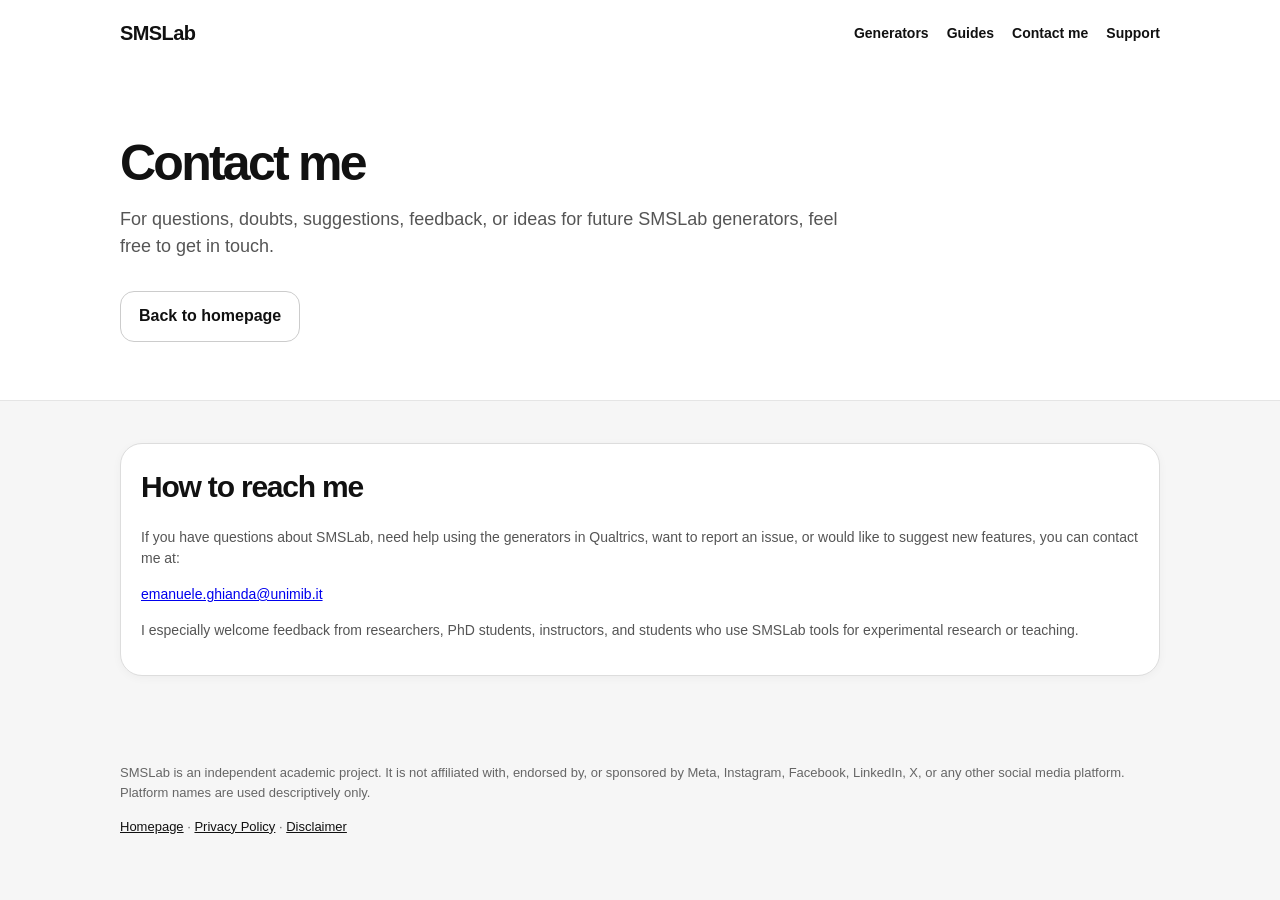
<file: contact.html>
<!doctype html>
<html lang="en">
<head>
  <meta charset="utf-8">
  <meta name="viewport" content="width=device-width, initial-scale=1">
  <title>Contact me - SMSLab</title>
  <style>
:root{--bg:#f6f6f6;--card:#fff;--text:#111;--muted:#555;--line:#ddd;--soft:#f1f1f1}
*{box-sizing:border-box}
body{margin:0;background:var(--bg);color:var(--text);font-family:-apple-system,BlinkMacSystemFont,"Segoe UI",Roboto,Helvetica,Arial,sans-serif;line-height:1.55}
.container{max-width:1080px;margin:0 auto;padding:0 20px}
header{background:#fff;border-bottom:1px solid #e5e5e5}
nav{display:flex;justify-content:space-between;align-items:center;padding:18px 0}
.logo{font-weight:850;font-size:20px;letter-spacing:-.03em}
.nav{display:flex;gap:18px;flex-wrap:wrap}
.nav a{color:#111;text-decoration:none;font-weight:650;font-size:14px}
.hero{padding:70px 0 54px}
h1{font-size:50px;line-height:1.05;letter-spacing:-.055em;margin:0 0 16px;max-width:760px}
.hero p{font-size:18px;color:var(--muted);max-width:740px;margin:0 0 26px}
.button{display:inline-block;background:#111;color:#fff;text-decoration:none;font-weight:750;border-radius:14px;padding:12px 18px;margin:4px 8px 4px 0}
.button.secondary{background:#fff;color:#111;border:1px solid #ccc}
section{padding:42px 0}
h2{font-size:30px;letter-spacing:-.04em;margin:0 0 16px}
.grid{display:grid;grid-template-columns:repeat(4,1fr);gap:16px}
.guides{display:grid;grid-template-columns:1fr 1fr;gap:16px}
.card{background:#fff;border:1px solid var(--line);border-radius:22px;padding:20px;box-shadow:0 2px 10px rgba(0,0,0,.04)}
.card h3{margin:0 0 8px;font-size:18px;letter-spacing:-.02em}
.card p{font-size:14px;color:var(--muted)}
.status{display:inline-block;border-radius:999px;padding:5px 9px;font-size:12px;font-weight:850;margin-bottom:12px}
.available{background:#e8f7ed;color:#167c3a}
.soon{background:#f1f1f1;color:#666}
.support{background:#111;color:#fff;border-radius:28px;padding:32px;margin-top:28px}
.support p{color:#ddd;max-width:780px}
.support .button{background:#fff;color:#111}
footer{padding:32px 0;color:#666;font-size:13px}
footer a{color:#111}
.article{background:#fff;border:1px solid var(--line);border-radius:22px;padding:28px;margin:28px 0;box-shadow:0 2px 10px rgba(0,0,0,.04)}
.article h1{font-size:38px}
.article h2{font-size:24px;margin-top:32px}
.article code,.article pre{background:#f1f1f1;border-radius:8px;padding:2px 6px}
.article pre{padding:14px;overflow:auto}
@media(max-width:900px){.grid{grid-template-columns:1fr 1fr}.guides{grid-template-columns:1fr}h1{font-size:40px}}
@media(max-width:600px){.grid{grid-template-columns:1fr}nav{align-items:flex-start;flex-direction:column}.hero{padding-top:46px}h1{font-size:34px}}
</style>
</head>
<body>
  <header>
    <div class="container">
      <nav>
        <div class="logo"><a href="index.html" style="color:#111;text-decoration:none">SMSLab</a></div>
        <div class="nav">
          <a href="index.html#generators">Generators</a>
          <a href="index.html#guides">Guides</a>
          <a href="contact.html">Contact me</a>
          <a href="index.html#support">Support</a>
        </div>
      </nav>

      <div class="hero">
        <h1>Contact me</h1>
        <p>
          For questions, doubts, suggestions, feedback, or ideas for future SMSLab generators,
          feel free to get in touch.
        </p>
        <div class="buttons">
          <a class="button secondary" href="index.html">
            Back to homepage
          </a>
        </div>
      </div>
    </div>
  </header>

  <main>
    <section>
      <div class="container">
        <div class="card">
          <h2>How to reach me</h2>
          <p>
            If you have questions about SMSLab, need help using the generators in Qualtrics,
            want to report an issue, or would like to suggest new features, you can contact me at:
          </p>
          <p>
            <a href="mailto:emanuele.ghianda@unimib.it">emanuele.ghianda@unimib.it</a>
          </p>
          <p>
            I especially welcome feedback from researchers, PhD students, instructors, and students
            who use SMSLab tools for experimental research or teaching.
          </p>
        </div>
      </div>
    </section>
  </main>

  <footer>
    <div class="container">
      <p>
        SMSLab is an independent academic project. It is not affiliated with, endorsed by,
        or sponsored by Meta, Instagram, Facebook, LinkedIn, X, or any other social media platform.
        Platform names are used descriptively only.
      </p>
      <p>
        <a href="index.html">Homepage</a> ·
        <a href="privacy.html">Privacy Policy</a> ·
        <a href="disclaimer.html">Disclaimer</a>
      </p>
    </div>
  </footer>
</body>
</html>
</file>
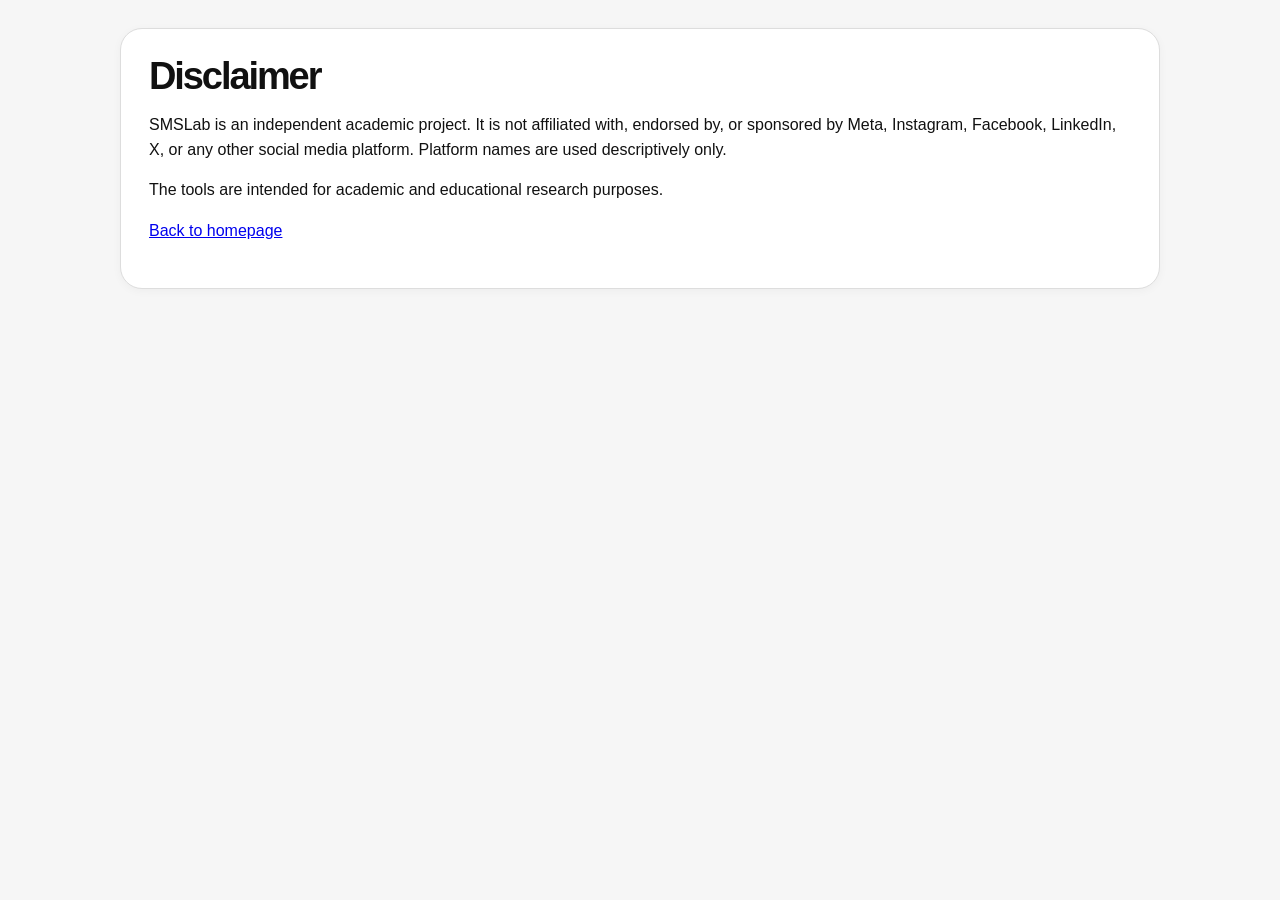
<file: disclaimer.html>
<!doctype html>
<html lang="en"><head><meta charset="utf-8"><meta name="viewport" content="width=device-width, initial-scale=1"><title>Disclaimer - SMSLab</title><style>
:root{--bg:#f6f6f6;--card:#fff;--text:#111;--muted:#555;--line:#ddd;--soft:#f1f1f1}
*{box-sizing:border-box}
body{margin:0;background:var(--bg);color:var(--text);font-family:-apple-system,BlinkMacSystemFont,"Segoe UI",Roboto,Helvetica,Arial,sans-serif;line-height:1.55}
.container{max-width:1080px;margin:0 auto;padding:0 20px}
header{background:#fff;border-bottom:1px solid #e5e5e5}
nav{display:flex;justify-content:space-between;align-items:center;padding:18px 0}
.logo{font-weight:850;font-size:20px;letter-spacing:-.03em}
.nav{display:flex;gap:18px;flex-wrap:wrap}
.nav a{color:#111;text-decoration:none;font-weight:650;font-size:14px}
.hero{padding:70px 0 54px}
h1{font-size:50px;line-height:1.05;letter-spacing:-.055em;margin:0 0 16px;max-width:760px}
.hero p{font-size:18px;color:var(--muted);max-width:740px;margin:0 0 26px}
.button{display:inline-block;background:#111;color:#fff;text-decoration:none;font-weight:750;border-radius:14px;padding:12px 18px;margin:4px 8px 4px 0}
.button.secondary{background:#fff;color:#111;border:1px solid #ccc}
section{padding:42px 0}
h2{font-size:30px;letter-spacing:-.04em;margin:0 0 16px}
.grid{display:grid;grid-template-columns:repeat(4,1fr);gap:16px}
.guides{display:grid;grid-template-columns:1fr 1fr;gap:16px}
.card{background:#fff;border:1px solid var(--line);border-radius:22px;padding:20px;box-shadow:0 2px 10px rgba(0,0,0,.04)}
.card h3{margin:0 0 8px;font-size:18px;letter-spacing:-.02em}
.card p{font-size:14px;color:var(--muted)}
.status{display:inline-block;border-radius:999px;padding:5px 9px;font-size:12px;font-weight:850;margin-bottom:12px}
.available{background:#e8f7ed;color:#167c3a}
.soon{background:#f1f1f1;color:#666}
.support{background:#111;color:#fff;border-radius:28px;padding:32px;margin-top:28px}
.support p{color:#ddd;max-width:780px}
.support .button{background:#fff;color:#111}
footer{padding:32px 0;color:#666;font-size:13px}
footer a{color:#111}
.article{background:#fff;border:1px solid var(--line);border-radius:22px;padding:28px;margin:28px 0;box-shadow:0 2px 10px rgba(0,0,0,.04)}
.article h1{font-size:38px}
.article h2{font-size:24px;margin-top:32px}
.article code,.article pre{background:#f1f1f1;border-radius:8px;padding:2px 6px}
.article pre{padding:14px;overflow:auto}
@media(max-width:900px){.grid{grid-template-columns:1fr 1fr}.guides{grid-template-columns:1fr}h1{font-size:40px}}
@media(max-width:600px){.grid{grid-template-columns:1fr}nav{align-items:flex-start;flex-direction:column}.hero{padding-top:46px}h1{font-size:34px}}
</style></head>
<body><main class="container"><article class="article"><h1>Disclaimer</h1><p>SMSLab is an independent academic project. It is not affiliated with, endorsed by, or sponsored by Meta, Instagram, Facebook, LinkedIn, X, or any other social media platform. Platform names are used descriptively only.</p><p>The tools are intended for academic and educational research purposes.</p><p><a href="index.html">Back to homepage</a></p></article></main></body></html>
</file>
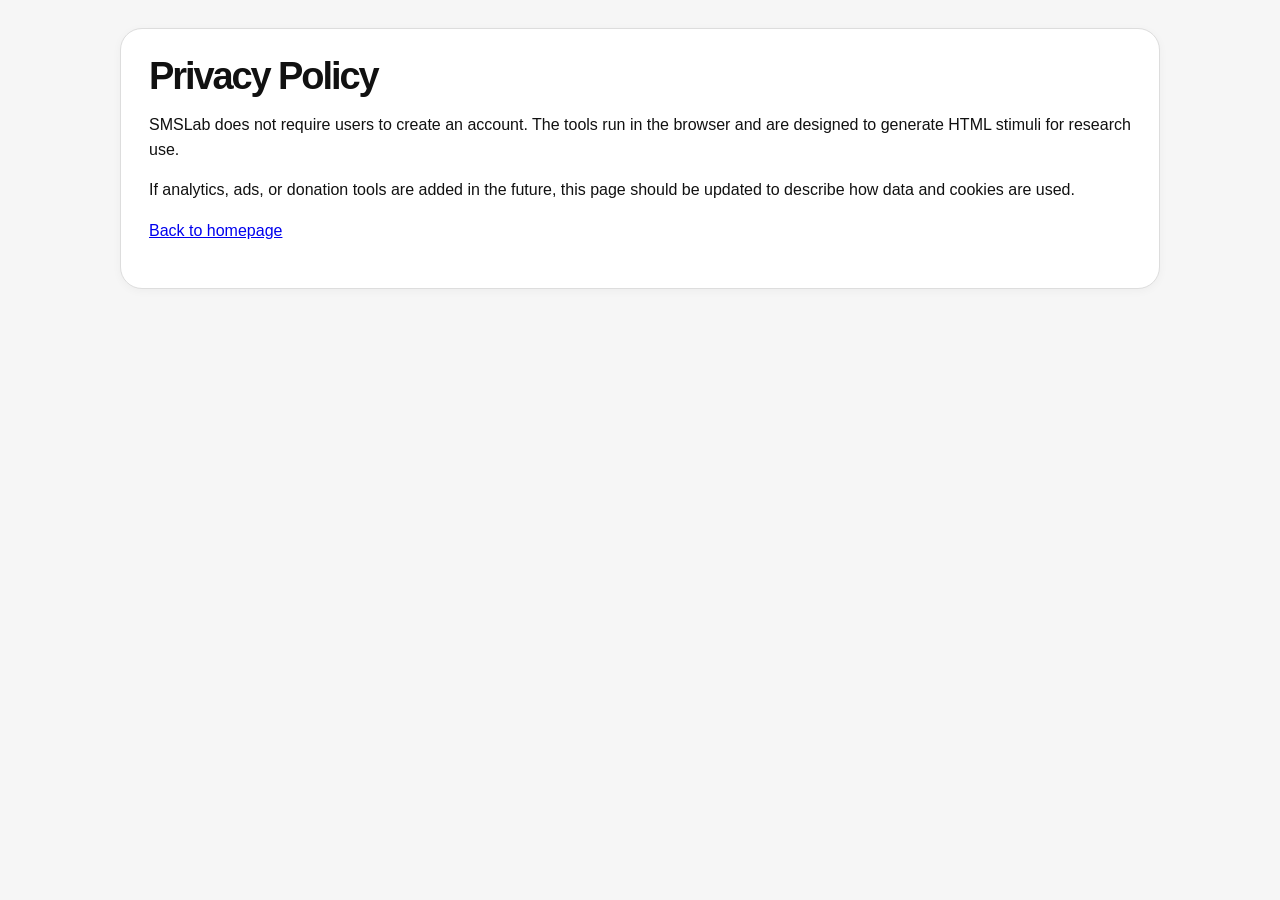
<file: privacy.html>
<!doctype html>
<html lang="en"><head><meta charset="utf-8"><meta name="viewport" content="width=device-width, initial-scale=1"><title>Privacy Policy - SMSLab</title><style>
:root{--bg:#f6f6f6;--card:#fff;--text:#111;--muted:#555;--line:#ddd;--soft:#f1f1f1}
*{box-sizing:border-box}
body{margin:0;background:var(--bg);color:var(--text);font-family:-apple-system,BlinkMacSystemFont,"Segoe UI",Roboto,Helvetica,Arial,sans-serif;line-height:1.55}
.container{max-width:1080px;margin:0 auto;padding:0 20px}
header{background:#fff;border-bottom:1px solid #e5e5e5}
nav{display:flex;justify-content:space-between;align-items:center;padding:18px 0}
.logo{font-weight:850;font-size:20px;letter-spacing:-.03em}
.nav{display:flex;gap:18px;flex-wrap:wrap}
.nav a{color:#111;text-decoration:none;font-weight:650;font-size:14px}
.hero{padding:70px 0 54px}
h1{font-size:50px;line-height:1.05;letter-spacing:-.055em;margin:0 0 16px;max-width:760px}
.hero p{font-size:18px;color:var(--muted);max-width:740px;margin:0 0 26px}
.button{display:inline-block;background:#111;color:#fff;text-decoration:none;font-weight:750;border-radius:14px;padding:12px 18px;margin:4px 8px 4px 0}
.button.secondary{background:#fff;color:#111;border:1px solid #ccc}
section{padding:42px 0}
h2{font-size:30px;letter-spacing:-.04em;margin:0 0 16px}
.grid{display:grid;grid-template-columns:repeat(4,1fr);gap:16px}
.guides{display:grid;grid-template-columns:1fr 1fr;gap:16px}
.card{background:#fff;border:1px solid var(--line);border-radius:22px;padding:20px;box-shadow:0 2px 10px rgba(0,0,0,.04)}
.card h3{margin:0 0 8px;font-size:18px;letter-spacing:-.02em}
.card p{font-size:14px;color:var(--muted)}
.status{display:inline-block;border-radius:999px;padding:5px 9px;font-size:12px;font-weight:850;margin-bottom:12px}
.available{background:#e8f7ed;color:#167c3a}
.soon{background:#f1f1f1;color:#666}
.support{background:#111;color:#fff;border-radius:28px;padding:32px;margin-top:28px}
.support p{color:#ddd;max-width:780px}
.support .button{background:#fff;color:#111}
footer{padding:32px 0;color:#666;font-size:13px}
footer a{color:#111}
.article{background:#fff;border:1px solid var(--line);border-radius:22px;padding:28px;margin:28px 0;box-shadow:0 2px 10px rgba(0,0,0,.04)}
.article h1{font-size:38px}
.article h2{font-size:24px;margin-top:32px}
.article code,.article pre{background:#f1f1f1;border-radius:8px;padding:2px 6px}
.article pre{padding:14px;overflow:auto}
@media(max-width:900px){.grid{grid-template-columns:1fr 1fr}.guides{grid-template-columns:1fr}h1{font-size:40px}}
@media(max-width:600px){.grid{grid-template-columns:1fr}nav{align-items:flex-start;flex-direction:column}.hero{padding-top:46px}h1{font-size:34px}}
</style></head>
<body><main class="container"><article class="article"><h1>Privacy Policy</h1><p>SMSLab does not require users to create an account. The tools run in the browser and are designed to generate HTML stimuli for research use.</p><p>If analytics, ads, or donation tools are added in the future, this page should be updated to describe how data and cookies are used.</p><p><a href="index.html">Back to homepage</a></p></article></main></body></html>
</file>
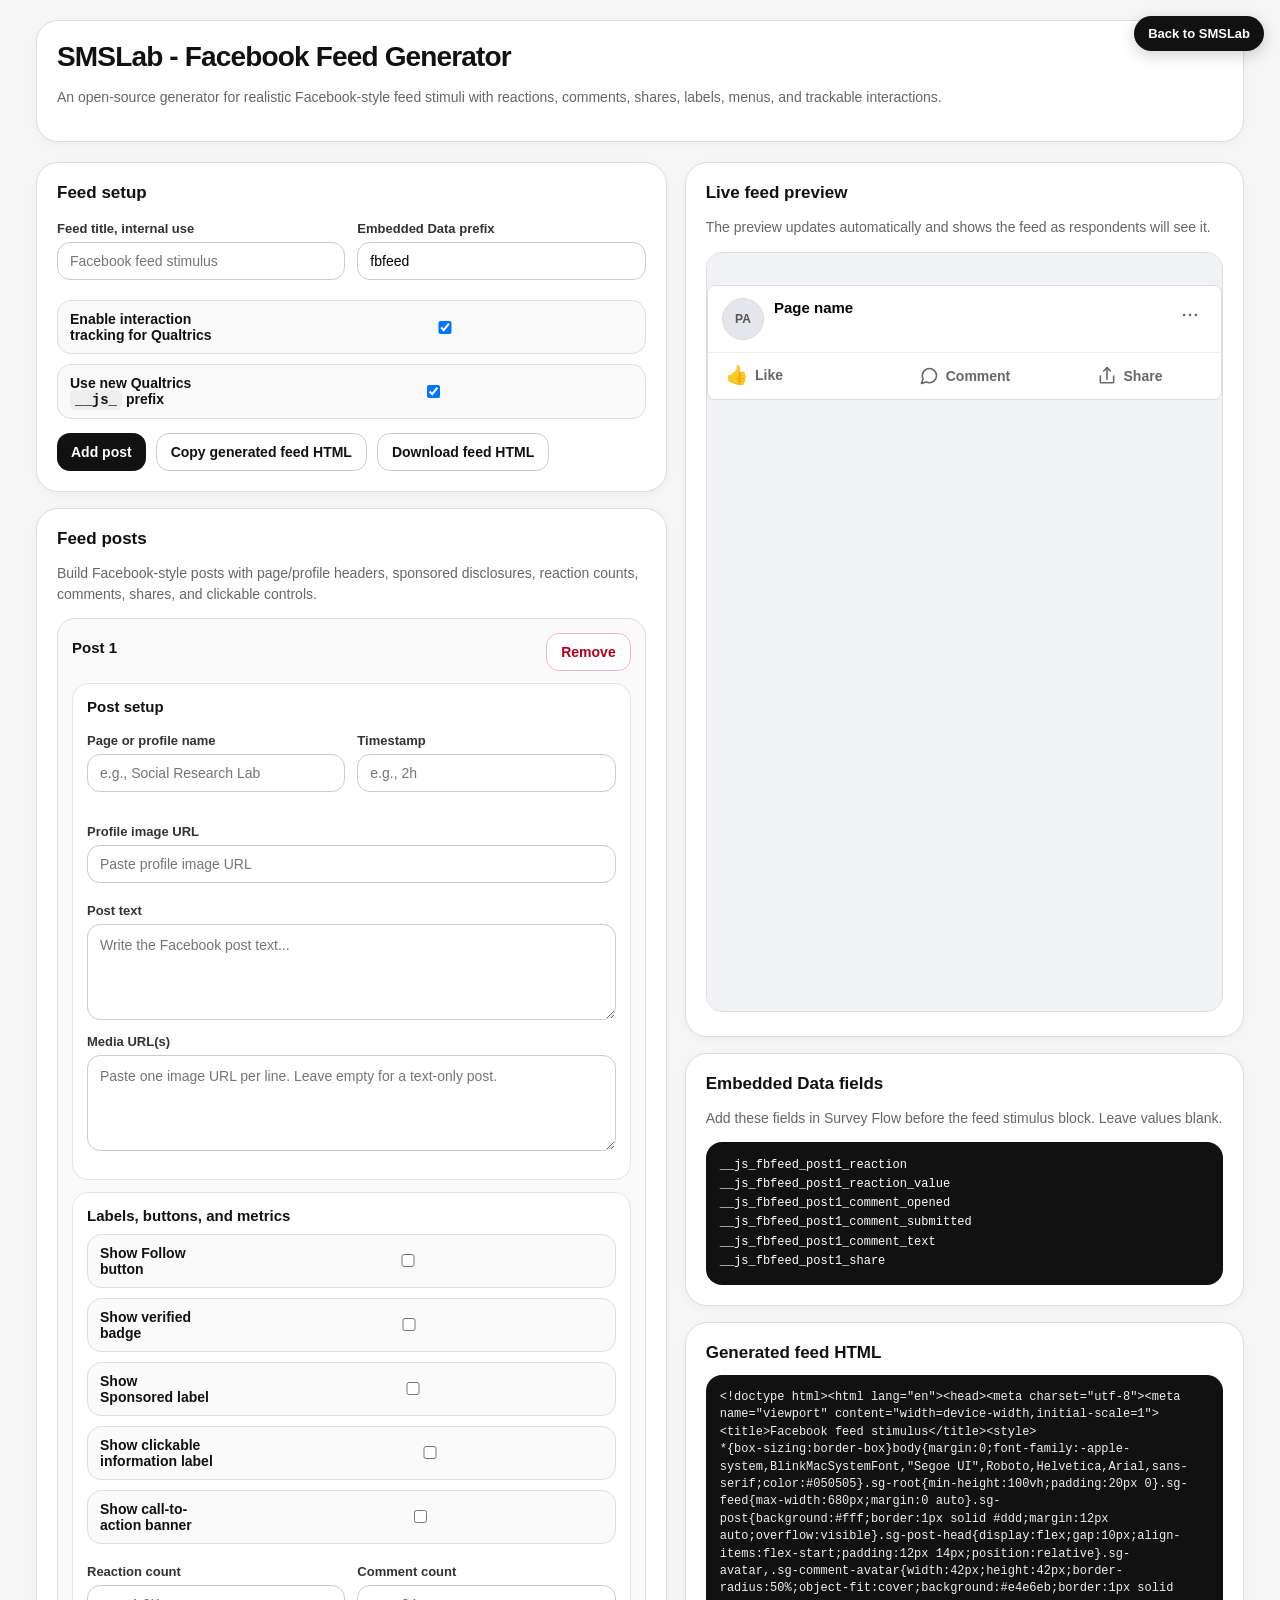
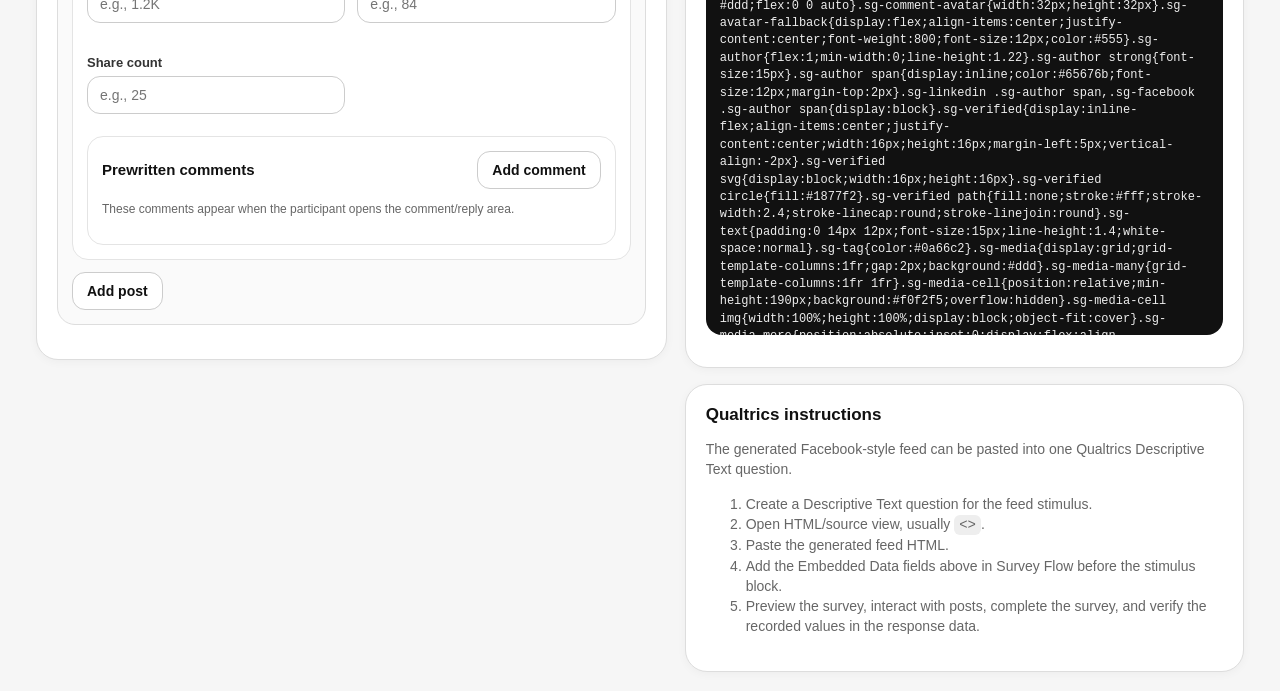
<file: generators/smslab_facebook_feed_generator.html>
<!doctype html>
<html lang="en">
<head>
<meta charset="utf-8">
<meta name="viewport" content="width=device-width,initial-scale=1">
<title>SMSLab - Facebook Feed Generator</title>
<link rel="stylesheet" href="smslab_social_generator.css">
</head>
<body>
<a class="landing-link" href="../index.html">Back to SMSLab</a>
<header>
  <div>
    <h1 id="pageTitle">SMSLab - Facebook Feed Generator</h1>
    <p class="muted" id="pageIntro"></p>
  </div>
</header>

<main class="wrap layout">
  <section class="stack">
    <div class="card">
      <h2>Feed setup</h2>
      <div class="grid">
        <div class="field">
          <label>Feed title, internal use</label>
          <input id="feedTitle">
        </div>
        <div class="field">
          <label>Embedded Data prefix</label>
          <input id="prefix">
        </div>
      </div>
      <div class="toggle"><span>Enable interaction tracking for Qualtrics</span><input id="track" type="checkbox" checked></div>
      <div class="toggle"><span>Use new Qualtrics <code>__js_</code> prefix</span><input id="jsprefix" type="checkbox" checked></div>
      <div class="btns">
        <button id="addPostTop" type="button">Add post</button>
        <button class="secondary" id="copy" type="button">Copy generated feed HTML</button>
        <button class="secondary" id="downStim" type="button">Download feed HTML</button>
      </div>
    </div>

    <div class="card">
      <h2>Feed posts</h2>
      <p class="muted" id="postHint"></p>
      <div id="posts"></div>
    </div>
  </section>

  <section class="stack">
    <div class="card">
      <h2>Live feed preview</h2>
      <p class="muted">The preview updates automatically and shows the feed as respondents will see it.</p>
      <iframe id="previewFrame" class="preview-frame" title="Live feed preview"></iframe>
    </div>

    <div class="card">
      <h2>Embedded Data fields</h2>
      <p class="muted">Add these fields in Survey Flow before the feed stimulus block. Leave values blank.</p>
      <div class="fields" id="fields"></div>
    </div>

    <div class="card">
      <h2>Generated feed HTML</h2>
      <pre id="out"></pre>
    </div>

    <div class="card">
      <h2>Qualtrics instructions</h2>
      <p class="muted" id="qualtricsLead"></p>
      <ol class="muted">
        <li>Create a Descriptive Text question for the feed stimulus.</li>
        <li>Open HTML/source view, usually <code>&lt;&gt;</code>.</li>
        <li>Paste the generated feed HTML.</li>
        <li>Add the Embedded Data fields above in Survey Flow before the stimulus block.</li>
        <li>Preview the survey, interact with posts, complete the survey, and verify the recorded values in the response data.</li>
      </ol>
    </div>
  </section>
</main>

<script>
window.SMSLAB_PLATFORM={
  key:"facebook",
  shortName:"Facebook",
  pageTitle:"SMSLab - Facebook Feed Generator",
  pageIntro:"An open-source generator for realistic Facebook-style feed stimuli with reactions, comments, shares, labels, menus, and trackable interactions.",
  feedTitle:"Facebook feed stimulus",
  defaultPrefix:"fbfeed",
  downloadName:"smslab_facebook_feed_stimulus.html",
  postHint:"Build Facebook-style posts with page/profile headers, sponsored disclosures, reaction counts, comments, shares, and clickable controls.",
  showHandle:false,
  showVisibility:false,
  labels:{
    name:"Page or profile name",
    handle:"",
    visibility:"",
    body:"Post text",
    followToggle:"Show Follow button",
    promoToggle:"Show Sponsored label",
    promoLabel:"Sponsored label"
  },
  placeholders:{
    name:"e.g., Social Research Lab",
    handle:"",
    time:"e.g., 2h",
    body:"Write the Facebook post text..."
  },
  defaults:{
    name:"Page name",
    handle:"",
    time:"",
    body:"",
    promoText:"Sponsored",
    infoLabel:"Why am I seeing this?",
    infoText:"This label can describe sponsorship, targeting, AI use, or any experimental disclosure.",
    ctaText:"Learn more"
  },
  visibilityOptions:[
    {value:"Public",label:"Public"},
    {value:"Friends",label:"Friends"},
    {value:"Friends of friends",label:"Friends of friends"},
    {value:"Only me",label:"Only me"}
  ],
  counts:[
    {key:"reactions",label:"Reaction count",placeholder:"e.g., 1.2K"},
    {key:"comments",label:"Comment count",placeholder:"e.g., 84"},
    {key:"shares",label:"Share count",placeholder:"e.g., 25"}
  ],
  reactions:["Like","Love","Care","Haha","Wow","Sad","Angry"],
  shareOptions:[],
  sendOptions:[],
  repostOptions:[],
  menuOptions:[
    {field:"save",label:"Save post"},
    {field:"hide",label:"Hide post"},
    {field:"report",label:"Report post"}
  ],
  icons:{like:"&#128077;",comment:"&#128172;",share:"&#8599;"},
  commentPlaceholder:"Write a comment...",
  replyPlaceholder:"Write a comment...",
  commentButton:"Post",
  replyButton:"Post",
  commentAuthorPlaceholder:"e.g., Alex Morgan",
  commentTextPlaceholder:"Write the comment...",
  tracking:{
    always:["reaction","reaction_value","comment_opened","comment_submitted","comment_text","share"],
    followField:"follow"
  },
  samplePost:{}
};
</script>
<script src="smslab_social_generator_core.js"></script>
</body>
</html>
</file>
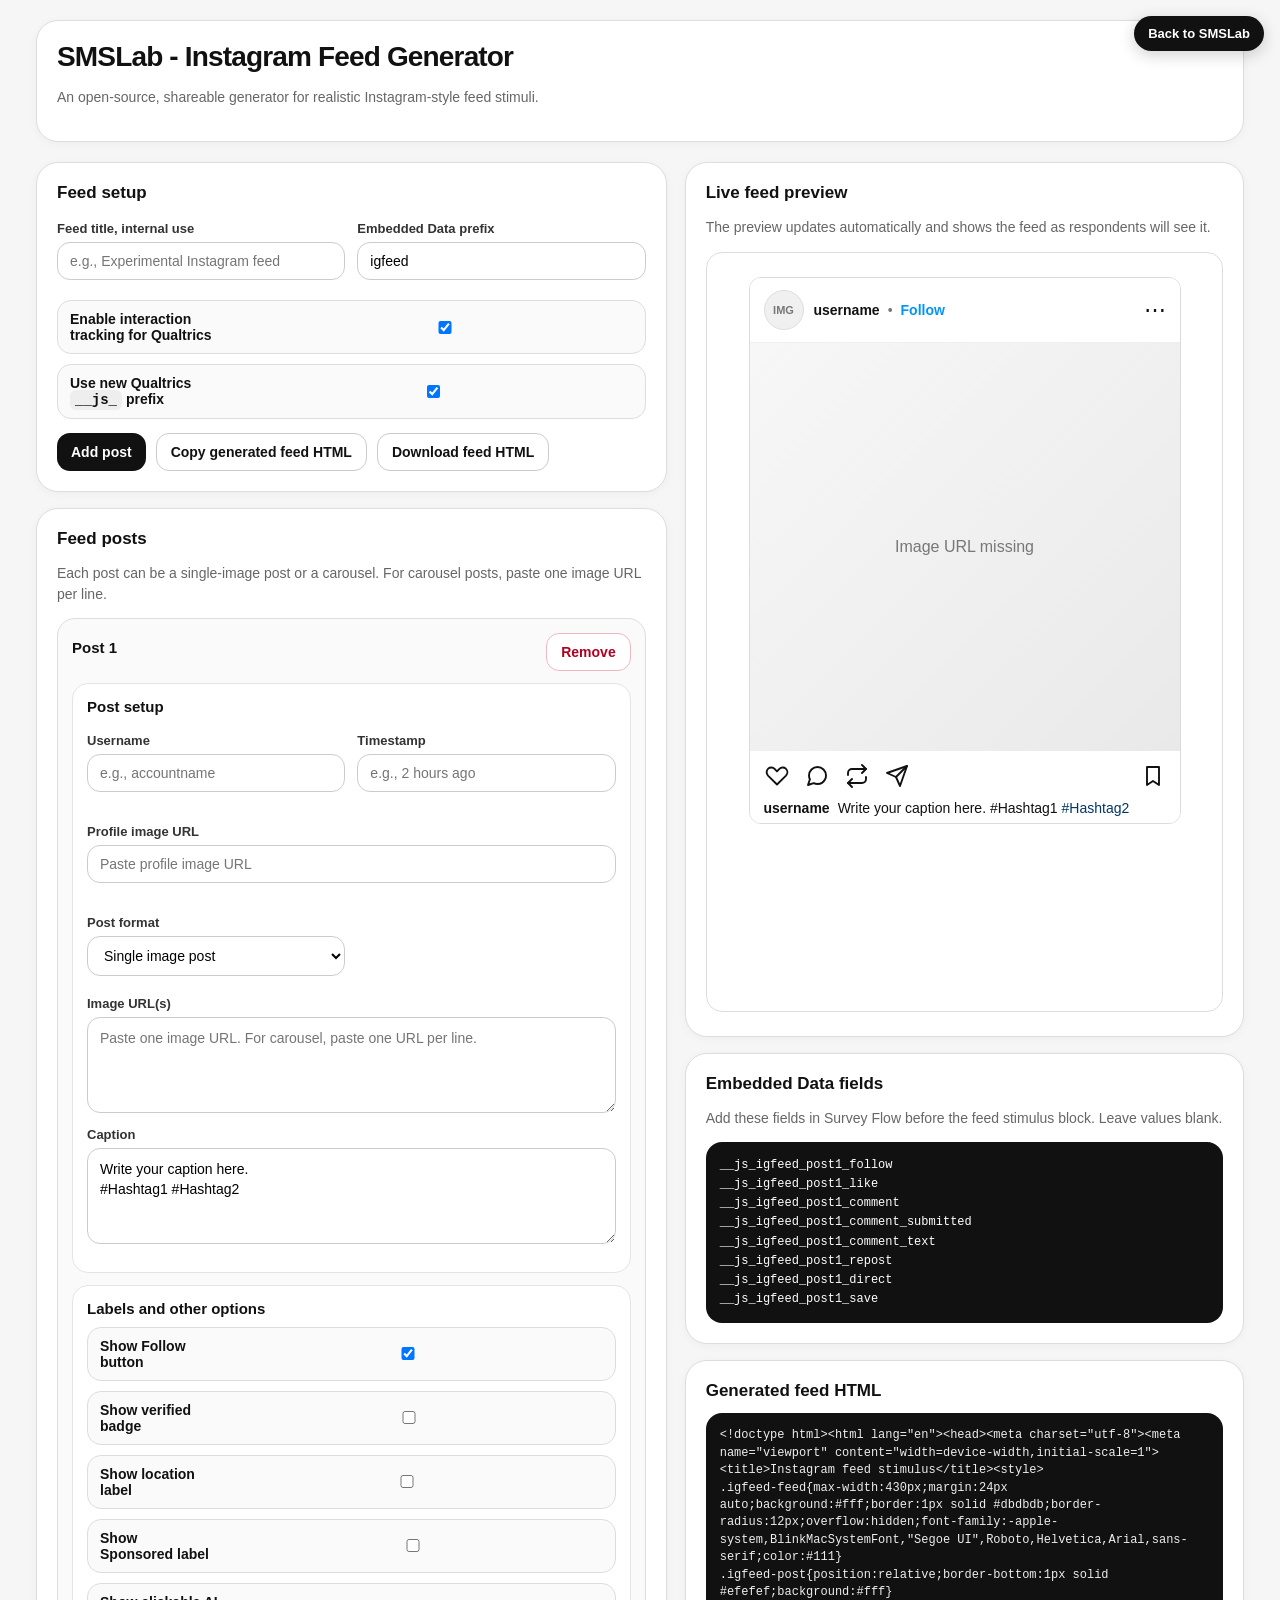
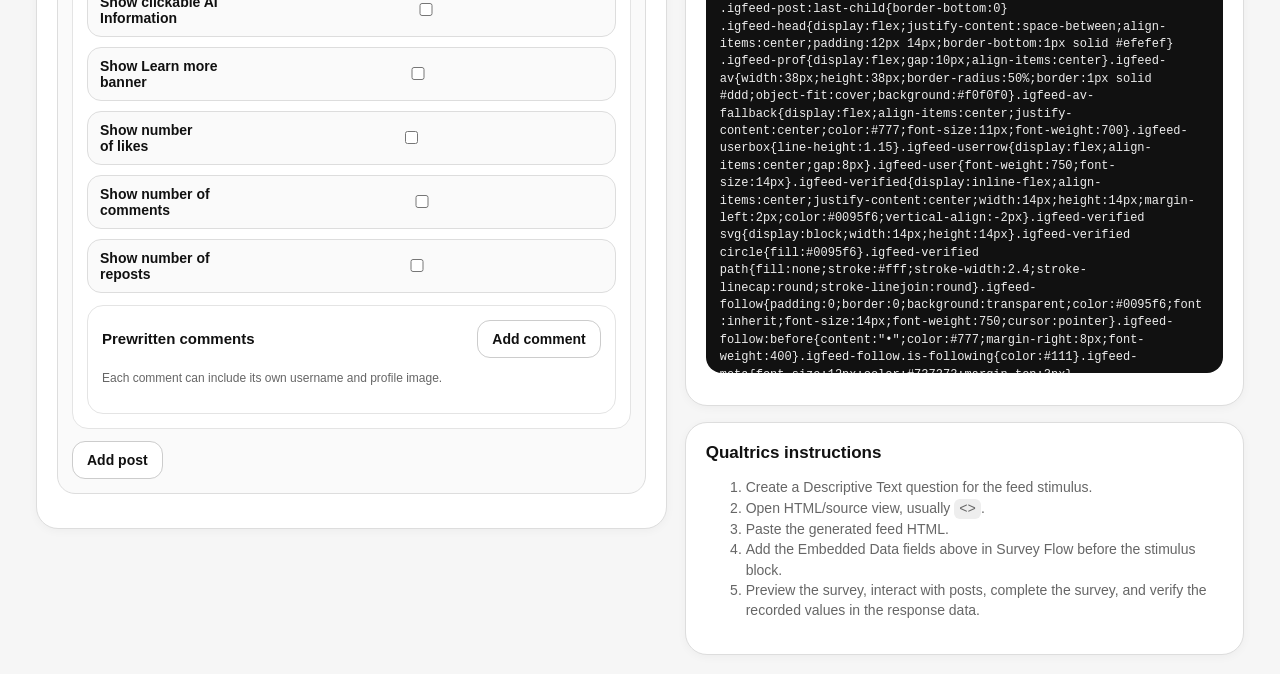
<file: generators/smslab_instagram_feed_generator.html>
<!doctype html>
<html lang="en">
<head>
<meta charset="utf-8">
<meta name="viewport" content="width=device-width,initial-scale=1">
<title>SMSLab - Instagram Feed Generator</title>
<style>
*{box-sizing:border-box}
body{margin:0;background:#f6f6f6;color:#111;font-family:-apple-system,BlinkMacSystemFont,"Segoe UI",Roboto,Helvetica,Arial,sans-serif}
header,.wrap{max-width:1240px;margin:20px auto;padding:0 16px}
header>div,.card{background:#fff;border:1px solid #ddd;border-radius:22px;padding:20px;box-shadow:0 2px 10px rgba(0,0,0,.04)}
h1{margin:0;font-size:28px;letter-spacing:-.03em}
h2{font-size:17px;margin:0 0 8px}
h3{font-size:15px;margin:0 0 8px}
.muted{color:#666;font-size:14px;line-height:1.45}
.layout{display:grid;grid-template-columns:1.06fr .94fr;gap:18px;align-items:start}
.stack{display:grid;gap:16px}
.grid{display:grid;grid-template-columns:1fr 1fr;gap:12px}
.field{margin:10px 0}
label{display:block;font-size:13px;font-weight:700;margin-bottom:6px;color:#333}
input,select,textarea{width:100%;border:1px solid #ccc;border-radius:13px;padding:10px 12px;font:inherit;font-size:14px;background:#fff}
textarea{min-height:96px;resize:vertical;line-height:1.45}
.toggle{display:flex;justify-content:space-between;align-items:center;gap:10px;background:#fafafa;border:1px solid #ddd;border-radius:14px;padding:10px 12px;margin:10px 0;font-weight:650;font-size:14px}
.postform{background:#fafafa;border:1px solid #ddd;border-radius:18px;padding:14px;margin:14px 0}
.posthead{display:flex;align-items:center;justify-content:space-between;gap:10px;margin-bottom:10px}
.subcard{background:#fff;border:1px solid #e4e4e4;border-radius:16px;padding:14px;margin-top:12px}
.seedcomment{background:#fafafa;border:1px solid #ddd;border-radius:14px;padding:12px;margin:10px 0}
.row-between{display:flex;align-items:center;justify-content:space-between;gap:10px}
button{border:0;border-radius:13px;padding:10px 14px;background:#111;color:#fff;font:inherit;font-size:14px;font-weight:750;cursor:pointer}
button.secondary{background:#fff;color:#111;border:1px solid #ccc}
button.danger{background:#fff;color:#b00020;border:1px solid #f0b7c1}
.btns{display:flex;gap:10px;flex-wrap:wrap;margin-top:14px}
pre{max-height:560px;overflow:auto;background:#111;color:#eee;border-radius:16px;padding:14px;font-size:12px;line-height:1.45;white-space:pre-wrap;word-break:break-word}
.fields{background:#111;color:#fff;border-radius:16px;padding:14px;font:12px/1.6 ui-monospace,SFMono-Regular,Menlo,Consolas,monospace;max-height:300px;overflow:auto}
code{background:#eee;border-radius:6px;padding:2px 5px}
.small{font-size:12px;color:#666;line-height:1.4}
.landing-link{position:fixed;top:16px;right:16px;z-index:9999;display:inline-block;background:#111;color:#fff;text-decoration:none;font-size:13px;font-weight:750;border-radius:999px;padding:10px 14px;box-shadow:0 4px 16px rgba(0,0,0,.18)}
.landing-link:hover{background:#333}
.preview-frame{width:100%;height:760px;border:1px solid #ddd;border-radius:16px;background:#fff}
@media(max-width:980px){.layout,.grid{grid-template-columns:1fr}}
</style>
</head>
<body>
<a class="landing-link" href="../index.html">Back to SMSLab</a>
<header>
  <div>
    <h1>SMSLab - Instagram Feed Generator</h1>
    <p class="muted">An open-source, shareable generator for realistic Instagram-style feed stimuli.</p>
  </div>
</header>

<main class="wrap layout">
  <section class="stack">
    <div class="card">
      <h2>Feed setup</h2>
      <div class="grid">
        <div class="field">
          <label>Feed title, internal use</label>
          <input id="feedTitle" placeholder="e.g., Experimental Instagram feed">
        </div>
        <div class="field">
          <label>Embedded Data prefix</label>
          <input id="prefix" value="igfeed">
        </div>
      </div>
      <div class="toggle"><span>Enable interaction tracking for Qualtrics</span><input id="track" type="checkbox" checked></div>
      <div class="toggle"><span>Use new Qualtrics <code>__js_</code> prefix</span><input id="jsprefix" type="checkbox" checked></div>
      <div class="btns">
        <button id="addPostTop" type="button">Add post</button>
        <button class="secondary" id="copy" type="button">Copy generated feed HTML</button>
        <button class="secondary" id="downStim" type="button">Download feed HTML</button>
      </div>
    </div>

    <div class="card">
      <h2>Feed posts</h2>
      <p class="muted">Each post can be a single-image post or a carousel. For carousel posts, paste one image URL per line.</p>
      <div id="posts"></div>
    </div>
  </section>

  <section class="stack">
    <div class="card">
      <h2>Live feed preview</h2>
      <p class="muted">The preview updates automatically and shows the feed as respondents will see it.</p>
      <iframe id="previewFrame" class="preview-frame" title="Live feed preview"></iframe>
    </div>

    <div class="card">
      <h2>Embedded Data fields</h2>
      <p class="muted">Add these fields in Survey Flow before the feed stimulus block. Leave values blank.</p>
      <div class="fields" id="fields"></div>
    </div>

    <div class="card">
      <h2>Generated feed HTML</h2>
      <pre id="out"></pre>
    </div>

    <div class="card">
      <h2>Qualtrics instructions</h2>
      <ol class="muted">
        <li>Create a Descriptive Text question for the feed stimulus.</li>
        <li>Open HTML/source view, usually <code>&lt;&gt;</code>.</li>
        <li>Paste the generated feed HTML.</li>
        <li>Add the Embedded Data fields above in Survey Flow before the stimulus block.</li>
        <li>Preview the survey, interact with posts, complete the survey, and verify the recorded values in the response data.</li>
      </ol>
    </div>
  </section>
</main>

<script>
const $=id=>document.getElementById(id);
const QUALTRICS_HTML_LIMIT=20000;
const SMSLAB_RUNTIME_BASE='https://socialmslab.netlify.app/generators/';
let postUid=0;

function esc(s){return String(s||"").replaceAll("&","&amp;").replaceAll("<","&lt;").replaceAll(">","&gt;").replaceAll('"',"&quot;").replaceAll("'","&#039;")}
function tag(s,c){return esc(s).split("\\n").map(l=>l.split(" ").map(w=>w.startsWith("#")?`<span class="${c}">${w}</span>`:w).join(" ")).join("<br>")}
function pref(){return String($("prefix").value||"igfeed").trim().replace(/[^a-zA-Z0-9_]/g,"_").replace(/^_+/,"")||"igfeed"}
function fmtNum(n){if(!n)return"";let x=Number(n);return Number.isNaN(x)?String(n):x.toLocaleString("en-US")}
function displayUser(p){return p.username||"username"}

function addSeedComment(box, defaults={}){
  const holder=box.querySelector('.seed-comments-holder');
  const row=document.createElement('div');
  row.className='seedcomment';
  row.innerHTML=`
    <div class="row-between"><strong>Prewritten comment</strong><button type="button" class="danger seed-remove">Remove comment</button></div>
    <div class="grid">
      <div class="field"><label>Comment username</label><input data-c="username" placeholder="e.g., user123" value="${esc(defaults.username||"")}"></div>
      <div class="field"><label>Comment profile image URL</label><input data-c="avatar" placeholder="Paste profile image URL" value="${esc(defaults.avatar||"")}"></div>
    </div>
    <div class="field"><label>Comment text</label><textarea data-c="text" placeholder="Write the comment...">${esc(defaults.text||"")}</textarea></div>
  `;
  holder.appendChild(row);
  row.querySelectorAll('input,textarea').forEach(x=>{x.addEventListener('input',update);x.addEventListener('change',update)});
  row.querySelector('.seed-remove').onclick=()=>{row.remove();update()};
  update();
}

function addPost(defaults={}, afterBox=null){
  postUid++;
  const box=document.createElement('div');
  box.className='postform';
  box.dataset.uid=postUid;
  box.innerHTML=`
    <div class="posthead">
      <h3>Post</h3>
      <button type="button" class="danger remove-post">Remove</button>
    </div>

    <div class="subcard">
      <h3>Post setup</h3>
      <div class="grid">
        <div class="field"><label>Username</label><input data-k="username" placeholder="e.g., accountname" value="${esc(defaults.username||"")}"></div>
        <div class="field"><label>Timestamp</label><input data-k="time" placeholder="e.g., 2 hours ago" value="${esc(defaults.time||"")}"></div>
        <div class="field" style="grid-column:1/-1"><label>Profile image URL</label><input data-k="avatar" placeholder="Paste profile image URL" value="${esc(defaults.avatar||"")}"></div>
        <div class="field"><label>Post format</label><select data-k="format"><option value="single">Single image post</option><option value="carousel">Carousel post</option></select></div>
      </div>
      <div class="field"><label>Image URL(s)</label><textarea data-k="imgs" placeholder="Paste one image URL. For carousel, paste one URL per line.">${esc(defaults.imgs||"")}</textarea></div>
      <div class="field"><label>Caption</label><textarea data-k="cap" placeholder="Write caption...">${esc(defaults.cap||"")}</textarea></div>
    </div>

    <div class="subcard">
      <h3>Labels and other options</h3>
      <div class="toggle"><span>Show Follow button</span><input data-k="follow" type="checkbox" checked></div>
      <div class="toggle"><span>Show verified badge</span><input data-k="verified" type="checkbox"></div>

      <div class="toggle"><span>Show location label</span><input data-k="showLoc" type="checkbox"></div>
      <div class="field" data-box="loc" style="display:none"><label>Location label</label><input data-k="loc" placeholder="e.g., Milan, Italy"></div>

      <div class="toggle"><span>Show Sponsored label</span><input data-k="spon" type="checkbox"></div>
      <div class="field" data-box="spon" style="display:none"><label>Sponsored label</label><input data-k="sponText" value="Sponsored"></div>

      <div class="toggle"><span>Show clickable AI Information</span><input data-k="ai" type="checkbox"></div>
      <div data-box="ai" style="display:none">
        <div class="field"><label>AI label</label><input data-k="aiLabel" value="AI Information"></div>
        <div class="field"><label>AI pop-up text</label><input data-k="aiText" value="These images were generated using AI."></div>
      </div>

      <div class="toggle"><span>Show Learn more banner</span><input data-k="cta" type="checkbox"></div>
      <div data-box="cta" style="display:none">
        <div class="field"><label>Banner text</label><input data-k="ctaText" value="Learn more"></div>
        <div class="field"><label>Banner link</label><input data-k="ctaUrl" placeholder="https://example.com"></div>
      </div>

      <div class="toggle"><span>Show number of likes</span><input data-k="showLikes" type="checkbox"></div>
      <div class="field" data-box="likes" style="display:none"><label>Number of likes</label><input data-k="likes" type="number" min="0" placeholder="e.g., 1248"></div>

      <div class="toggle"><span>Show number of comments</span><input data-k="showComments" type="checkbox"></div>
      <div class="field" data-box="comments" style="display:none"><label>Number of comments</label><input data-k="comments" type="number" min="0" placeholder="e.g., 36"></div>

      <div class="toggle"><span>Show number of reposts</span><input data-k="showReposts" type="checkbox"></div>
      <div class="field" data-box="reposts" style="display:none"><label>Number of reposts</label><input data-k="reposts" type="number" min="0" placeholder="e.g., 12"></div>

      <div class="subcard" style="margin-top:12px">
        <div class="row-between"><h3 style="margin:0">Prewritten comments</h3><button type="button" class="secondary add-seed-comment">Add comment</button></div>
        <p class="small">Each comment can include its own username and profile image.</p>
        <div class="seed-comments-holder"></div>
      </div>
    </div>

    <div class="btns" style="margin-top:12px">
      <button type="button" class="secondary add-post-below">Add post</button>
    </div>
  `;
  if(afterBox && afterBox.parentNode){
    afterBox.parentNode.insertBefore(box, afterBox.nextSibling);
  } else {
    $('posts').appendChild(box);
  }

  box.querySelector('[data-k="format"]').value=defaults.format||'single';
  if(defaults.follow===false) box.querySelector('[data-k="follow"]').checked=false;
  if(defaults.verified) box.querySelector('[data-k="verified"]').checked=true;
  if(defaults.showLoc) box.querySelector('[data-k="showLoc"]').checked=true;
  if(defaults.loc) box.querySelector('[data-k="loc"]').value=defaults.loc;
  if(defaults.spon) box.querySelector('[data-k="spon"]').checked=true;
  if(defaults.sponText) box.querySelector('[data-k="sponText"]').value=defaults.sponText;
  if(defaults.ai) box.querySelector('[data-k="ai"]').checked=true;
  if(defaults.aiLabel) box.querySelector('[data-k="aiLabel"]').value=defaults.aiLabel;
  if(defaults.aiText) box.querySelector('[data-k="aiText"]').value=defaults.aiText;
  if(defaults.cta) box.querySelector('[data-k="cta"]').checked=true;
  if(defaults.ctaText) box.querySelector('[data-k="ctaText"]').value=defaults.ctaText;
  if(defaults.ctaUrl) box.querySelector('[data-k="ctaUrl"]').value=defaults.ctaUrl;
  if(defaults.showLikes) box.querySelector('[data-k="showLikes"]').checked=true;
  if(defaults.likes) box.querySelector('[data-k="likes"]').value=defaults.likes;
  if(defaults.showComments) box.querySelector('[data-k="showComments"]').checked=true;
  if(defaults.comments) box.querySelector('[data-k="comments"]').value=defaults.comments;
  if(defaults.showReposts) box.querySelector('[data-k="showReposts"]').checked=true;
  if(defaults.reposts) box.querySelector('[data-k="reposts"]').value=defaults.reposts;

  box.querySelectorAll('input,textarea,select').forEach(x=>{x.addEventListener('input',()=>{togglePostBoxes(box);update()});x.addEventListener('change',()=>{togglePostBoxes(box);update()})});
  box.querySelector('.remove-post').onclick=()=>{box.remove();renumberPosts();update()};
  box.querySelector('.add-post-below').onclick=()=>addPost({}, box);
  box.querySelector('.add-seed-comment').onclick=()=>addSeedComment(box);
  (defaults.seedComments||[]).forEach(c=>addSeedComment(box,c));
  togglePostBoxes(box);
  renumberPosts();
  update();
}

function togglePostBoxes(box){
  const show=(key,on)=>{const el=box.querySelector(`[data-box="${key}"]`); if(el) el.style.display=on?'block':'none';};
  show('loc', box.querySelector('[data-k="showLoc"]').checked);
  show('spon', box.querySelector('[data-k="spon"]').checked);
  show('ai', box.querySelector('[data-k="ai"]').checked);
  show('cta', box.querySelector('[data-k="cta"]').checked);
  show('likes', box.querySelector('[data-k="showLikes"]').checked);
  show('comments', box.querySelector('[data-k="showComments"]').checked);
  show('reposts', box.querySelector('[data-k="showReposts"]').checked);
}

function renumberPosts(){
  [...document.querySelectorAll('.postform')].forEach((box,i)=>{box.querySelector('.posthead h3').textContent=`Post ${i+1}`});
}
function postValue(box,k){const x=box.querySelector(`[data-k="${k}"]`); if(!x) return ''; return x.type==='checkbox'?x.checked:x.value}
function getSeedComments(box){
  return [...box.querySelectorAll('.seedcomment')].map(row=>({
    username:(row.querySelector('[data-c="username"]')?.value||'').trim(),
    avatar:(row.querySelector('[data-c="avatar"]')?.value||'').trim(),
    text:(row.querySelector('[data-c="text"]')?.value||'').trim()
  })).filter(c=>c.username||c.text||c.avatar)
}
function getPosts(){
  return [...document.querySelectorAll('.postform')].map((box,i)=>({
    idx:i+1,
    username:postValue(box,'username').trim(),
    time:postValue(box,'time').trim(),
    avatar:postValue(box,'avatar').trim(),
    format:postValue(box,'format'),
    imgs:postValue(box,'imgs').split('\n').map(x=>x.trim()).filter(Boolean),
    cap:postValue(box,'cap'),
    follow:postValue(box,'follow'),
    verified:postValue(box,'verified'),
    showLoc:postValue(box,'showLoc'),
    loc:postValue(box,'loc').trim(),
    spon:postValue(box,'spon'),
    sponText:postValue(box,'sponText').trim()||'Sponsored',
    ai:postValue(box,'ai'),
    aiLabel:postValue(box,'aiLabel').trim()||'AI Information',
    aiText:postValue(box,'aiText').trim()||'These images were generated using AI.',
    cta:postValue(box,'cta'),
    ctaText:postValue(box,'ctaText').trim()||'Learn more',
    ctaUrl:postValue(box,'ctaUrl').trim(),
    showLikes:postValue(box,'showLikes'),
    likes:postValue(box,'likes').trim(),
    showComments:postValue(box,'showComments'),
    comments:postValue(box,'comments').trim(),
    showReposts:postValue(box,'showReposts'),
    reposts:postValue(box,'reposts').trim(),
    seedComments:getSeedComments(box)
  }))
}
function feedSettings(){return{title:$('feedTitle').value.trim()||'Instagram feed stimulus',prefix:pref(),track:$('track').checked,jsprefix:$('jsprefix').checked}}
function fieldNames(){
  const s=feedSettings();
  if(!s.track) return [];
  let out=[];
  getPosts().forEach(p=>{
    const base=`${s.jsprefix?'__js_':''}${s.prefix}_post${p.idx}_`;
    if(p.follow) out.push(base+'follow');
    out.push(base+'like', base+'comment', base+'comment_submitted', base+'comment_text', base+'repost', base+'direct', base+'save');
    if(p.cta) out.push(base+'cta_click');
    if(p.format==='carousel' && p.imgs.length>1) out.push(base+'carousel_slide', base+'carousel_second_seen');
    if(p.ai) out.push(base+'ai_info_opened');
  });
  return out;
}

function seedCommentMarkup(c){
  return `<div class="igfeed-seedcomment"><div class="igfeed-commentavatarwrap">${c.avatar?`<img class="igfeed-commentavatar" src="${esc(c.avatar)}" alt="Comment profile image">`:`<div class="igfeed-commentavatar igfeed-commentavatar-fallback">IMG</div>`}</div><div class="igfeed-commentbody"><div class="igfeed-commenttext"><strong>${esc(c.username||'user')}</strong> ${esc(c.text||'')}</div></div></div>`
}

function postHtml(p){
  const user=displayUser(p);
  const verifiedBadge = p.verified ? `<span class="igfeed-verified" aria-label="Verified account" title="Verified account"><svg viewBox="0 0 24 24" aria-hidden="true"><circle cx="12" cy="12" r="10"></circle><path d="M7.8 12.4l2.7 2.7 5.8-6.2"></path></svg></span>` : '';
  const total=Math.max(p.imgs.length,1);
  const car=p.format==='carousel' && p.imgs.length>1;
  const slides=p.imgs.length ? p.imgs.map((url,i)=>`<div class="igfeed-slide"><img class="igfeed-img" src="${esc(url)}" alt="Instagram feed post ${p.idx} image ${i+1}"></div>`).join('') : `<div class="igfeed-slide"><div class="igfeed-ph">Image URL missing</div></div>`;
  const dots=p.imgs.map((_,i)=>`<span class="igfeed-dot ${i===0?'on':''}"></span>`).join('');
  const caption=tag(p.cap,'igfeed-tag');
  const likesMarkup=p.showLikes && p.likes ? `<div class="igfeed-likecount"><span data-count="likes" data-value="${esc(p.likes)}">${esc(fmtNum(p.likes))}</span> likes</div>` : '';
  const repostsMarkup=p.showReposts && p.reposts ? `<div class="igfeed-repostcount"><span data-count="reposts" data-value="${esc(p.reposts)}">${esc(fmtNum(p.reposts))}</span> reposts</div>` : '';
  const commentsMarkup=p.showComments && p.comments ? `<div class="igfeed-commentcount">View all <span data-count="comments" data-value="${esc(p.comments)}">${esc(fmtNum(p.comments))}</span> comments</div>` : '';
  const ctaMarkup=p.cta ? (p.ctaUrl ? `<a class="igfeed-cta" data-action="cta_click" href="${esc(p.ctaUrl)}" target="_blank" rel="noopener noreferrer"><span>${esc(p.ctaText)}</span><span class="igfeed-cta-arrow">›</span></a>` : `<button type="button" class="igfeed-cta" data-action="cta_click"><span>${esc(p.ctaText)}</span><span class="igfeed-cta-arrow">›</span></button>`) : '';
  const aiButton=p.ai ? `<button type="button" class="igfeed-ai" data-action="ai_info_button">${esc(p.aiLabel)}</button>` : '';
  const aiBox=p.ai ? `<div class="igfeed-aibox"><button type="button" class="igfeed-aiclose" data-action="ai_close">×</button><div class="igfeed-aititle">${esc(p.aiLabel)}</div><div class="igfeed-aitext">${esc(p.aiText)}</div></div>` : '';
  const seeded=(p.seedComments||[]).map(seedCommentMarkup).join('');
  return `<article class="igfeed-post" data-post="${p.idx}">
    <div class="igfeed-head">
      <div class="igfeed-prof">
        ${p.avatar?`<img class="igfeed-av" src="${esc(p.avatar)}" alt="Profile image">`:`<div class="igfeed-av igfeed-av-fallback">IMG</div>`}
        <div class="igfeed-userbox">
          <div class="igfeed-userrow">
            <span class="igfeed-user">${esc(user)}</span>${verifiedBadge}
            ${p.follow?`<button type="button" class="igfeed-follow" data-action="follow">Follow</button>`:''}
          </div>
          ${p.showLoc && p.loc ? `<div class="igfeed-meta">${esc(p.loc)}</div>` : ''}
          ${p.spon ? `<div class="igfeed-meta">${esc(p.sponText)}</div>` : ''}
          ${aiButton}
        </div>
      </div>
      <div class="igfeed-menu">⋯</div>
    </div>
    ${aiBox}
    <div class="igfeed-carousel-wrap">
      ${car?`<div class="igfeed-counter">1/${total}</div><button type="button" class="igfeed-arrow igfeed-prev">‹</button><button type="button" class="igfeed-arrow igfeed-next">›</button>`:''}
      <div class="igfeed-carousel">${slides}</div>
    </div>
    ${ctaMarkup}
    <div class="igfeed-actions">
      <div class="igfeed-left">
        <button type="button" class="igfeed-iconbtn" data-action="like" aria-label="Like post"><svg class="igfeed-icon" viewBox="0 0 24 24"><path class="igfeed-heart" d="M20.8 4.6c-1.8-1.7-4.7-1.5-6.4.3L12 7.4 9.6 4.9C7.9 3.1 5 2.9 3.2 4.6c-2 1.9-2.1 5-.2 7l9 8.9 9-8.9c1.9-2 1.8-5.1-.2-7z"/></svg></button>
        <button type="button" class="igfeed-iconbtn" data-action="comment" aria-label="Comment on post"><svg class="igfeed-icon" viewBox="0 0 24 24"><path d="M21 11.5a8.4 8.4 0 0 1-.9 3.8 8.5 8.5 0 0 1-7.6 4.7 8.4 8.4 0 0 1-3.8-.9L3 21l1.9-5.7a8.4 8.4 0 0 1-.9-3.8 8.5 8.5 0 0 1 17 0z"/></svg></button>
        <button type="button" class="igfeed-iconbtn" data-action="repost" aria-label="Repost post"><svg class="igfeed-icon" viewBox="0 0 24 24"><path d="M17 1l4 4-4 4"/><path d="M3 11V9a4 4 0 0 1 4-4h14"/><path d="M7 23l-4-4 4-4"/><path d="M21 13v2a4 4 0 0 1-4 4H3"/></svg></button>
        <button type="button" class="igfeed-iconbtn" data-action="direct" aria-label="Send in direct"><svg class="igfeed-icon" viewBox="0 0 24 24"><path d="M22 2 11 13"/><path d="m22 2-7 20-4-9-9-4 20-7z"/></svg></button>
      </div>
      <button type="button" class="igfeed-iconbtn igfeed-savebtn" data-action="save" aria-label="Save post"><svg class="igfeed-icon" viewBox="0 0 24 24"><path class="igfeed-bookmark" d="M6 3h12v18l-6-4-6 4V3z"/></svg></button>
    </div>
    ${car?`<div class="igfeed-dots">${dots}</div>`:''}
    ${likesMarkup}
    ${repostsMarkup}
    <div class="igfeed-caption"><strong>${esc(user)}</strong><span>${caption}</span></div>
    ${commentsMarkup}
    <div class="igfeed-commentsarea">
      <div class="igfeed-commentlist">${seeded}</div>
      <div class="igfeed-compose"><input type="text" class="igfeed-commentinput" placeholder="Add a comment..."><button type="button" class="igfeed-commentsubmit">Post</button></div>
    </div>
    ${p.time?`<div class="igfeed-date">${esc(p.time)}</div>`:''}
  </article>`
}

function generated(){
  const s=feedSettings(), posts=getPosts();
  const postsMarkup = posts.length ? posts.map(postHtml).join('') : `<p style="font-family:-apple-system,BlinkMacSystemFont,'Segoe UI',Roboto,Helvetica,Arial,sans-serif;color:#666;padding:16px">Add at least one post.</p>`;
  return `<!doctype html><html lang="en"><head><meta charset="utf-8"><meta name="viewport" content="width=device-width,initial-scale=1"><title>${esc(s.title)}</title><style>
.igfeed-feed{max-width:430px;margin:24px auto;background:#fff;border:1px solid #dbdbdb;border-radius:12px;overflow:hidden;font-family:-apple-system,BlinkMacSystemFont,"Segoe UI",Roboto,Helvetica,Arial,sans-serif;color:#111}
.igfeed-post{position:relative;border-bottom:1px solid #efefef;background:#fff}
.igfeed-post:last-child{border-bottom:0}
.igfeed-head{display:flex;justify-content:space-between;align-items:center;padding:12px 14px;border-bottom:1px solid #efefef}
.igfeed-prof{display:flex;gap:10px;align-items:center}.igfeed-av{width:38px;height:38px;border-radius:50%;border:1px solid #ddd;object-fit:cover;background:#f0f0f0}.igfeed-av-fallback{display:flex;align-items:center;justify-content:center;color:#777;font-size:11px;font-weight:700}.igfeed-userbox{line-height:1.15}.igfeed-userrow{display:flex;align-items:center;gap:8px}.igfeed-user{font-weight:750;font-size:14px}.igfeed-verified{display:inline-flex;align-items:center;justify-content:center;width:14px;height:14px;margin-left:2px;color:#0095f6;vertical-align:-2px}.igfeed-verified svg{display:block;width:14px;height:14px}.igfeed-verified circle{fill:#0095f6}.igfeed-verified path{fill:none;stroke:#fff;stroke-width:2.4;stroke-linecap:round;stroke-linejoin:round}.igfeed-follow{padding:0;border:0;background:transparent;color:#0095f6;font:inherit;font-size:14px;font-weight:750;cursor:pointer}.igfeed-follow:before{content:"•";color:#777;margin-right:8px;font-weight:400}.igfeed-follow.is-following{color:#111}.igfeed-meta{font-size:12px;color:#737373;margin-top:3px}
.igfeed-ai{margin-top:3px;padding:0;border:0;background:transparent;color:#737373;font:inherit;font-size:12px;cursor:pointer}.igfeed-ai:hover{text-decoration:underline}.igfeed-aibox{display:none;position:absolute;top:58px;left:60px;right:14px;max-width:320px;background:#fff;border:1px solid #dbdbdb;border-radius:12px;padding:12px 14px;box-shadow:0 8px 24px rgba(0,0,0,.16);z-index:10}.igfeed-aibox.is-visible{display:block}.igfeed-aiclose{position:absolute;top:8px;right:10px;border:0;background:transparent;color:#777;font-size:16px;cursor:pointer;padding:0}.igfeed-aititle{font-size:13px;font-weight:700;margin-bottom:4px}.igfeed-aitext{font-size:13px;line-height:1.35;color:#333}.igfeed-menu{font-size:22px;line-height:1;color:#111}
.igfeed-carousel-wrap{position:relative;background:#f7f7f7;overflow:hidden}.igfeed-carousel{display:flex;overflow-x:auto;scroll-snap-type:x mandatory;scroll-behavior:smooth;-webkit-overflow-scrolling:touch;scrollbar-width:none}.igfeed-carousel::-webkit-scrollbar{display:none}.igfeed-slide{min-width:100%;scroll-snap-align:start}.igfeed-img{display:block;width:100%;height:auto}.igfeed-ph{height:360px;display:flex;align-items:center;justify-content:center;text-align:center;color:#777;background:linear-gradient(135deg,#f7f7f7,#e9e9e9);padding:24px}.igfeed-counter{position:absolute;top:10px;right:10px;background:rgba(0,0,0,.65);color:#fff;border-radius:999px;padding:4px 9px;font-size:12px;z-index:2}.igfeed-arrow{position:absolute;top:50%;transform:translateY(-50%);width:28px;height:28px;border-radius:50%;border:0;background:rgba(255,255,255,.88);box-shadow:0 1px 4px rgba(0,0,0,.16);font-size:20px;line-height:1;color:#111;cursor:pointer;z-index:2}.igfeed-prev{left:10px}.igfeed-next{right:10px}
.igfeed-cta{display:flex;justify-content:space-between;align-items:center;width:100%;padding:12px 14px;border:0;border-top:1px solid #efefef;border-bottom:1px solid #efefef;background:#fff;color:#111;text-decoration:none;font:inherit;font-size:14px;font-weight:700;cursor:pointer}.igfeed-cta-arrow{font-size:18px;line-height:1}
.igfeed-actions{display:flex;justify-content:space-between;align-items:center;padding:12px 14px 6px}.igfeed-left{display:flex;gap:14px;align-items:center}.igfeed-iconbtn{display:inline-flex;align-items:center;justify-content:center;width:26px;height:26px;padding:0;border:0;background:transparent;color:#111;cursor:pointer}.igfeed-iconbtn:active,.igfeed-follow:active,.igfeed-ai:active,.igfeed-arrow:active{transform:scale(.96)}.igfeed-arrow:active{transform:translateY(-50%) scale(.96)}.igfeed-icon{width:24px;height:24px;stroke:currentColor;stroke-width:1.9;fill:none;stroke-linecap:round;stroke-linejoin:round}.igfeed-iconbtn.is-liked{color:#ed4956}.igfeed-iconbtn.is-liked .igfeed-heart{fill:currentColor}.igfeed-iconbtn.is-commented{color:#0095f6}.igfeed-iconbtn.is-reposted{color:#16a34a}.igfeed-iconbtn.is-directed{color:#0095f6}.igfeed-iconbtn.is-saved{color:#111}.igfeed-iconbtn.is-saved .igfeed-bookmark{fill:currentColor}.igfeed-dots{display:flex;justify-content:center;gap:4px;padding-bottom:4px}.igfeed-dot{width:6px;height:6px;border-radius:50%;background:#c7c7c7}.igfeed-dot.on{background:#0095f6}
.igfeed-likecount{padding:0 14px 4px;font-size:14px;font-weight:700}.igfeed-repostcount,.igfeed-commentcount{padding:0 14px 4px;font-size:14px;color:#737373}.igfeed-repostcount{font-weight:600}.igfeed-caption{padding:4px 14px;font-size:14px;line-height:1.42}.igfeed-caption strong{margin-right:8px}.igfeed-tag{color:#00376b}.igfeed-commentsarea{display:none}.igfeed-commentsarea.is-visible{display:block}.igfeed-commentlist{padding:0 14px 0}.igfeed-seedcomment,.igfeed-livecomment{display:flex;gap:10px;align-items:flex-start;padding:6px 0}.igfeed-commentavatar{width:28px;height:28px;border-radius:50%;border:1px solid #ddd;object-fit:cover;background:#f0f0f0}.igfeed-commentavatar-fallback{display:flex;align-items:center;justify-content:center;color:#777;font-size:9px;font-weight:700}.igfeed-commentbody{font-size:13px;line-height:1.35}.igfeed-commenttext strong{margin-right:6px}.igfeed-compose{display:flex;gap:8px;align-items:center;padding:8px 14px 10px;border-top:1px solid #f3f3f3}.igfeed-commentinput{flex:1;border:0;padding:0;background:transparent;font:inherit;font-size:14px;outline:none}.igfeed-commentsubmit{border:0;background:transparent;color:#0095f6;font:inherit;font-size:14px;font-weight:700;cursor:pointer;padding:0}.igfeed-date{padding:0 14px 14px;font-size:10px;color:#737373;text-transform:uppercase;letter-spacing:.03em}
@media(max-width:480px){.igfeed-aibox{left:14px;right:14px;max-width:none}}
</style></head><body><div class="igfeed-feed">${postsMarkup}</div><script>(function(){var prefix=${JSON.stringify(s.prefix)},tracking=${JSON.stringify(s.track)};function setED(post,key,val){if(!tracking)return;var field=prefix+"_post"+post+"_"+key;var v=String(val);if(window.Qualtrics&&Qualtrics.SurveyEngine){if(typeof Qualtrics.SurveyEngine.setJSEmbeddedData==="function")Qualtrics.SurveyEngine.setJSEmbeddedData(field,v);if(typeof Qualtrics.SurveyEngine.setEmbeddedData==="function")Qualtrics.SurveyEngine.setEmbeddedData(field,v);}}
function addLiveComment(list,text){var row=document.createElement('div');row.className='igfeed-livecomment';row.innerHTML='<div class="igfeed-commentavatar igfeed-commentavatar-fallback">YOU</div><div class="igfeed-commentbody"><div class="igfeed-commenttext"><strong>You</strong> '+String(text).replace(/&/g,'&amp;').replace(/</g,'&lt;').replace(/>/g,'&gt;')+'</div></div>';list.appendChild(row);} 
function adjustCount(postEl,key,delta){var el=postEl.querySelector('[data-count="'+key+'"]');if(!el)return;var value=el.getAttribute('data-value');if(value==='')return;var next=Math.max(0,Number(value)+delta);el.setAttribute('data-value',String(next));el.textContent=next.toLocaleString('en-US');}
document.querySelectorAll('.igfeed-post').forEach(function(postEl){var post=postEl.getAttribute('data-post');setED(post,'like',0);setED(post,'comment',0);setED(post,'comment_submitted',0);setED(post,'comment_text','');setED(post,'repost',0);setED(post,'direct',0);setED(post,'save',0);var btnLike=postEl.querySelector('[data-action="like"]'),btnComment=postEl.querySelector('[data-action="comment"]'),btnRepost=postEl.querySelector('[data-action="repost"]'),btnDirect=postEl.querySelector('[data-action="direct"]'),btnSave=postEl.querySelector('[data-action="save"]');if(btnLike){var sLike=0;btnLike.addEventListener('click',function(){sLike=sLike?0:1;btnLike.classList.toggle('is-liked',!!sLike);adjustCount(postEl,'likes',sLike?1:-1);setED(post,'like',sLike);});}if(btnComment){var sComment=0;btnComment.addEventListener('click',function(){sComment=sComment?0:1;btnComment.classList.toggle('is-commented',!!sComment);setED(post,'comment',sComment);var commentsArea=postEl.querySelector('.igfeed-commentsarea');if(commentsArea) commentsArea.classList.toggle('is-visible',!!sComment);var input=postEl.querySelector('.igfeed-commentinput');if(input&&sComment) input.focus();});}if(btnRepost){var sRepost=0;btnRepost.addEventListener('click',function(){sRepost=sRepost?0:1;btnRepost.classList.toggle('is-reposted',!!sRepost);adjustCount(postEl,'reposts',sRepost?1:-1);setED(post,'repost',sRepost);});}if(btnDirect){var sDirect=0;btnDirect.addEventListener('click',function(){sDirect=sDirect?0:1;btnDirect.classList.toggle('is-directed',!!sDirect);setED(post,'direct',sDirect);});}if(btnSave){var sSave=0;btnSave.addEventListener('click',function(){sSave=sSave?0:1;btnSave.classList.toggle('is-saved',!!sSave);setED(post,'save',sSave);});}
var follow=postEl.querySelector('[data-action="follow"]');if(follow){setED(post,'follow',0);var f=0;follow.addEventListener('click',function(){f=f?0:1;follow.classList.toggle('is-following',!!f);follow.textContent=f?'Following':'Follow';setED(post,'follow',f);});}
var cta=postEl.querySelector('[data-action="cta_click"]');if(cta){setED(post,'cta_click',0);cta.addEventListener('click',function(){setED(post,'cta_click',1);});}
var aiBtn=postEl.querySelector('[data-action="ai_info_button"]'),aiBox=postEl.querySelector('.igfeed-aibox'),aiClose=postEl.querySelector('[data-action="ai_close"]');if(aiBtn&&aiBox){setED(post,'ai_info_opened',0);aiBtn.addEventListener('click',function(e){e.stopPropagation();aiBox.classList.toggle('is-visible');if(aiBox.classList.contains('is-visible'))setED(post,'ai_info_opened',1);});if(aiClose)aiClose.addEventListener('click',function(e){e.stopPropagation();aiBox.classList.remove('is-visible');});document.addEventListener('click',function(e){if(!aiBox.contains(e.target)&&!aiBtn.contains(e.target))aiBox.classList.remove('is-visible');});}
var counter=postEl.querySelector('.igfeed-counter'),carousel=postEl.querySelector('.igfeed-carousel'),prev=postEl.querySelector('.igfeed-prev'),next=postEl.querySelector('.igfeed-next'),dots=postEl.querySelectorAll('.igfeed-dot');if(counter&&carousel){var total=dots.length||1,current=1;setED(post,'carousel_slide',1);setED(post,'carousel_second_seen',0);function upd(n){current=n;counter.textContent=n+'/'+total;dots.forEach(function(dot,i){dot.classList.toggle('on',i+1===n);});setED(post,'carousel_slide',n);if(n>1)setED(post,'carousel_second_seen',1);}function go(n){carousel.scrollTo({left:(n-1)*carousel.clientWidth,behavior:'smooth'});upd(n);}if(prev)prev.addEventListener('click',function(){go(current===1?total:current-1)});if(next)next.addEventListener('click',function(){go(current===total?1:current+1)});carousel.addEventListener('scroll',function(){window.clearTimeout(carousel._t);carousel._t=window.setTimeout(function(){var n=Math.round(carousel.scrollLeft/carousel.clientWidth)+1;n=Math.max(1,Math.min(total,n));upd(n);},80);});}
var input=postEl.querySelector('.igfeed-commentinput'),submit=postEl.querySelector('.igfeed-commentsubmit'),list=postEl.querySelector('.igfeed-commentlist');if(input&&submit&&list){function submitComment(){var txt=(input.value||'').trim();if(!txt) return;var commentsArea=postEl.querySelector('.igfeed-commentsarea');if(commentsArea) commentsArea.classList.add('is-visible');addLiveComment(list,txt);adjustCount(postEl,'comments',1);setED(post,'comment_submitted',1);setED(post,'comment_text',txt);input.value='';}submit.addEventListener('click',submitComment);input.addEventListener('keydown',function(e){if(e.key==='Enter'){e.preventDefault();submitComment();}});}
});})();<\/script></body></html>`
}

function runtimeUrl(file){
  return SMSLAB_RUNTIME_BASE+file;
}
function generatedCompact(){
  const s=feedSettings(), posts=getPosts();
  const postsMarkup = posts.length ? posts.map(postHtml).join('') : `<p style="font-family:-apple-system,BlinkMacSystemFont,'Segoe UI',Roboto,Helvetica,Arial,sans-serif;color:#666;padding:16px">Add at least one post.</p>`;
  return `<!doctype html><html lang="en"><head><meta charset="utf-8"><meta name="viewport" content="width=device-width,initial-scale=1"><title>${esc(s.title)}</title><link rel="stylesheet" href="${esc(runtimeUrl('smslab_instagram_feed_runtime.css'))}"></head><body><div class="igfeed-feed" data-smslab-igfeed data-prefix="${esc(s.prefix)}" data-tracking="${s.track?'1':'0'}">${postsMarkup}</div><script src="${esc(runtimeUrl('smslab_instagram_feed_runtime.js'))}"><\/script></body></html>`;
}
function exportResult(fullHtml){
  if(fullHtml.length<=QUALTRICS_HTML_LIMIT) return {html:fullHtml,mode:'full',fullLength:fullHtml.length};
  const compact=generatedCompact();
  return {html:compact,mode:'compact',fullLength:fullHtml.length};
}
function update(){
  const previewHtml=generated(), fs=fieldNames(), result=exportResult(previewHtml);
  $('out').textContent=result.html;
  $('fields').innerHTML=fs.length ? fs.map(f=>`<div>${esc(f)}</div>`).join('') : '<div>No fields: tracking disabled.</div>';
  const frame = $('previewFrame');
  if(frame) frame.srcdoc = previewHtml;
}
function dl(name,text){const b=new Blob([text],{type:'text/html;charset=utf-8'}),u=URL.createObjectURL(b),a=document.createElement('a');a.href=u;a.download=name;document.body.appendChild(a);a.click();a.remove();URL.revokeObjectURL(u)}
function init(){
  $('addPostTop').onclick=()=>addPost();
  ['feedTitle','prefix','track','jsprefix'].forEach(id=>{$(id).addEventListener('input',update);$(id).addEventListener('change',update)});
  $('copy').onclick=()=>navigator.clipboard.writeText($('out').textContent).then(()=>{let b=$('copy');b.textContent='Copied!';setTimeout(()=>b.textContent='Copy generated feed HTML',1200)});
  $('downStim').onclick=()=>dl('smslab_instagram_feed_stimulus.html',$('out').textContent);
  addPost({cap:'Write your caption here.\n#Hashtag1 #Hashtag2'});
}
init();
</script>
</body>
</html>
</file>
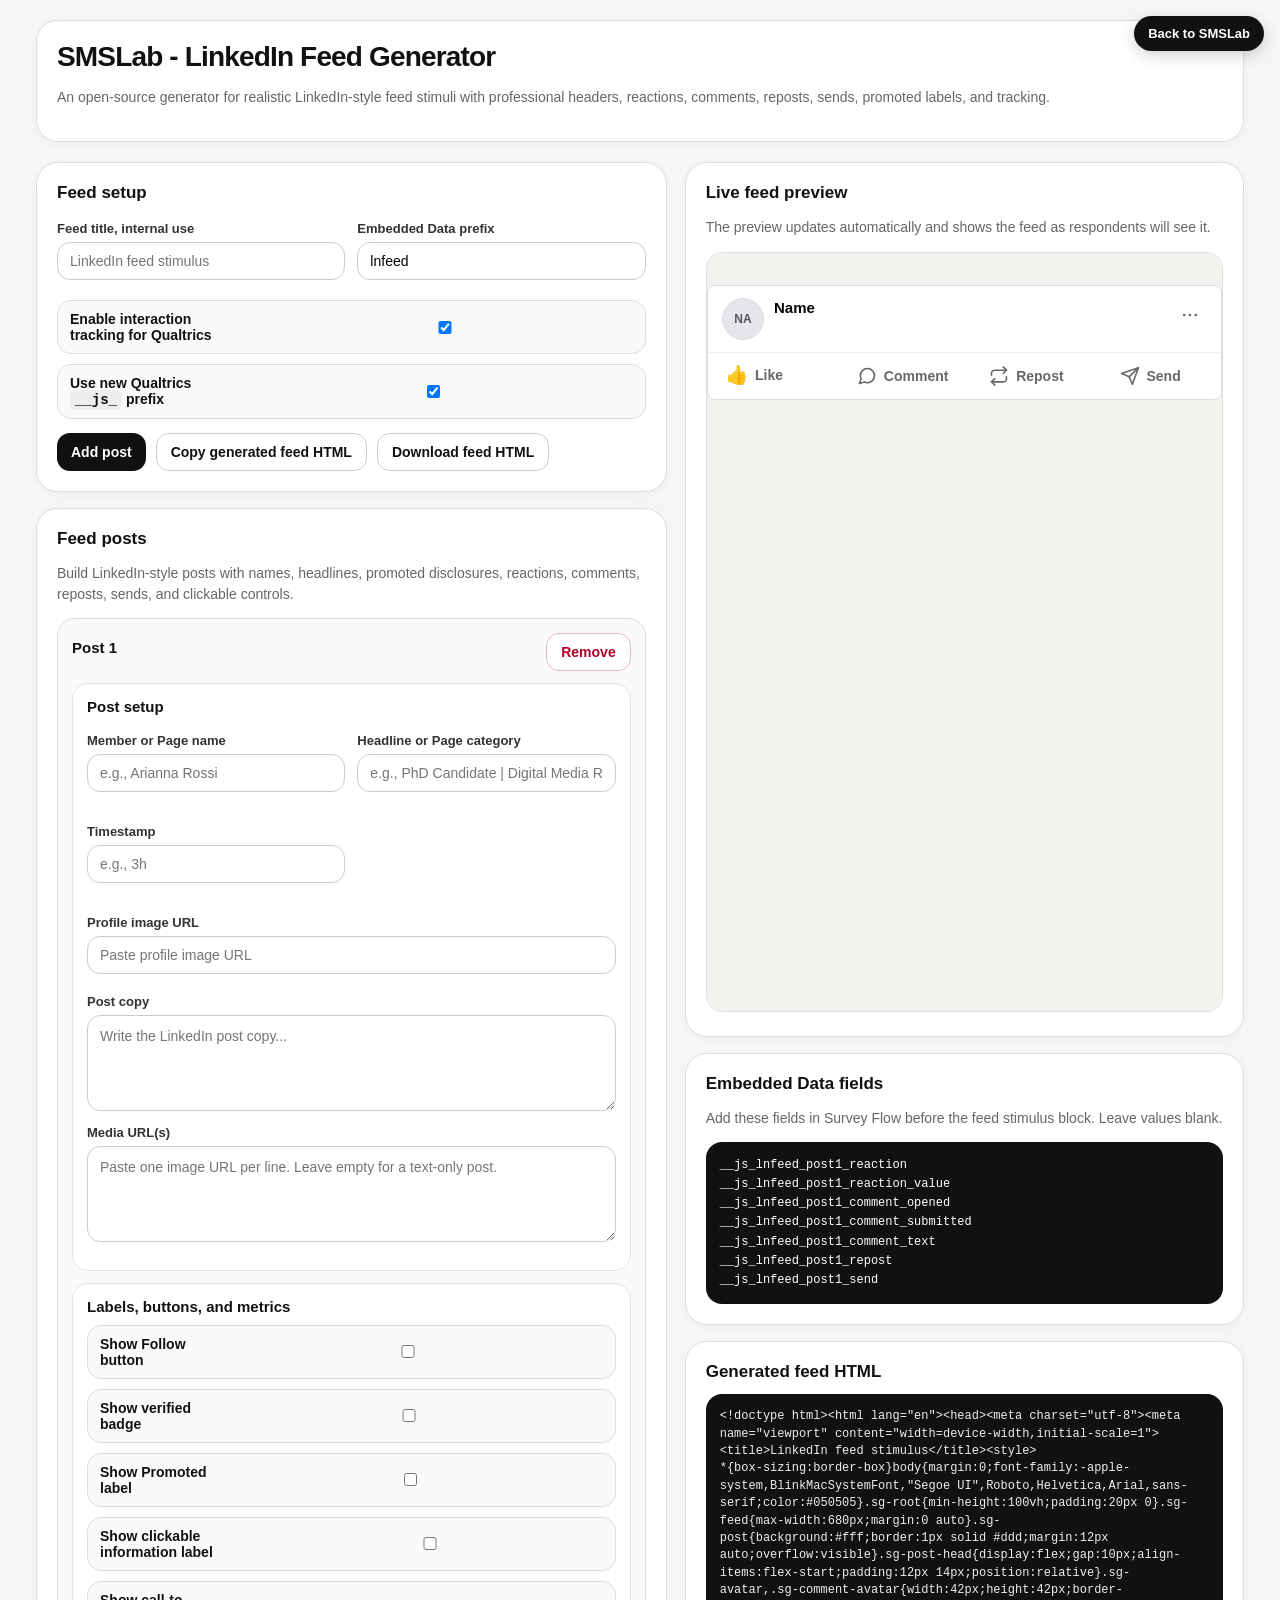
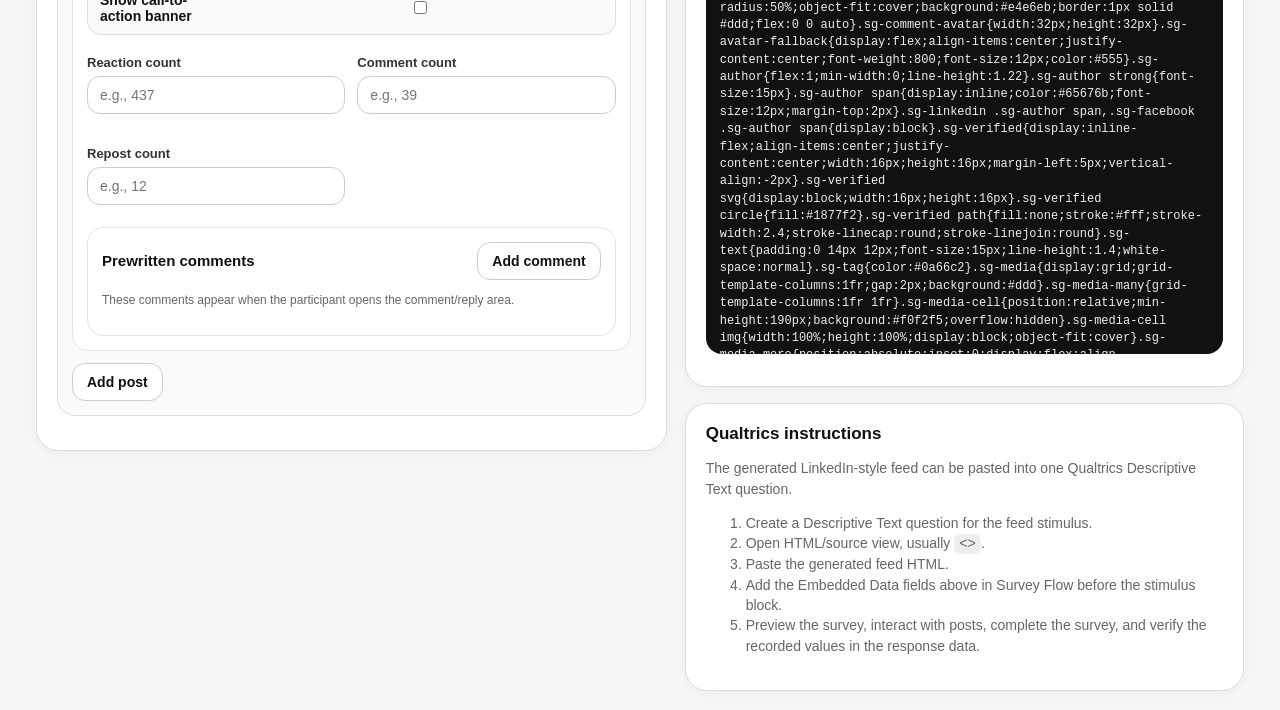
<file: generators/smslab_linkedin_feed_generator.html>
<!doctype html>
<html lang="en">
<head>
<meta charset="utf-8">
<meta name="viewport" content="width=device-width,initial-scale=1">
<title>SMSLab - LinkedIn Feed Generator</title>
<link rel="stylesheet" href="smslab_social_generator.css">
</head>
<body>
<a class="landing-link" href="../index.html">Back to SMSLab</a>
<header>
  <div>
    <h1 id="pageTitle">SMSLab - LinkedIn Feed Generator</h1>
    <p class="muted" id="pageIntro"></p>
  </div>
</header>

<main class="wrap layout">
  <section class="stack">
    <div class="card">
      <h2>Feed setup</h2>
      <div class="grid">
        <div class="field">
          <label>Feed title, internal use</label>
          <input id="feedTitle">
        </div>
        <div class="field">
          <label>Embedded Data prefix</label>
          <input id="prefix">
        </div>
      </div>
      <div class="toggle"><span>Enable interaction tracking for Qualtrics</span><input id="track" type="checkbox" checked></div>
      <div class="toggle"><span>Use new Qualtrics <code>__js_</code> prefix</span><input id="jsprefix" type="checkbox" checked></div>
      <div class="btns">
        <button id="addPostTop" type="button">Add post</button>
        <button class="secondary" id="copy" type="button">Copy generated feed HTML</button>
        <button class="secondary" id="downStim" type="button">Download feed HTML</button>
      </div>
    </div>

    <div class="card">
      <h2>Feed posts</h2>
      <p class="muted" id="postHint"></p>
      <div id="posts"></div>
    </div>
  </section>

  <section class="stack">
    <div class="card">
      <h2>Live feed preview</h2>
      <p class="muted">The preview updates automatically and shows the feed as respondents will see it.</p>
      <iframe id="previewFrame" class="preview-frame" title="Live feed preview"></iframe>
    </div>

    <div class="card">
      <h2>Embedded Data fields</h2>
      <p class="muted">Add these fields in Survey Flow before the feed stimulus block. Leave values blank.</p>
      <div class="fields" id="fields"></div>
    </div>

    <div class="card">
      <h2>Generated feed HTML</h2>
      <pre id="out"></pre>
    </div>

    <div class="card">
      <h2>Qualtrics instructions</h2>
      <p class="muted" id="qualtricsLead"></p>
      <ol class="muted">
        <li>Create a Descriptive Text question for the feed stimulus.</li>
        <li>Open HTML/source view, usually <code>&lt;&gt;</code>.</li>
        <li>Paste the generated feed HTML.</li>
        <li>Add the Embedded Data fields above in Survey Flow before the stimulus block.</li>
        <li>Preview the survey, interact with posts, complete the survey, and verify the recorded values in the response data.</li>
      </ol>
    </div>
  </section>
</main>

<script>
window.SMSLAB_PLATFORM={
  key:"linkedin",
  shortName:"LinkedIn",
  pageTitle:"SMSLab - LinkedIn Feed Generator",
  pageIntro:"An open-source generator for realistic LinkedIn-style feed stimuli with professional headers, reactions, comments, reposts, sends, promoted labels, and tracking.",
  feedTitle:"LinkedIn feed stimulus",
  defaultPrefix:"lnfeed",
  downloadName:"smslab_linkedin_feed_stimulus.html",
  postHint:"Build LinkedIn-style posts with names, headlines, promoted disclosures, reactions, comments, reposts, sends, and clickable controls.",
  showVisibility:false,
  labels:{
    name:"Member or Page name",
    handle:"Headline or Page category",
    visibility:"",
    body:"Post copy",
    followToggle:"Show Follow button",
    promoToggle:"Show Promoted label",
    promoLabel:"Promoted label"
  },
  placeholders:{
    name:"e.g., Arianna Rossi",
    handle:"e.g., PhD Candidate | Digital Media Research",
    time:"e.g., 3h",
    body:"Write the LinkedIn post copy..."
  },
  defaults:{
    name:"Name",
    handle:"Headline",
    time:"",
    body:"",
    promoText:"Promoted",
    infoLabel:"About this content",
    infoText:"Use this pop-up for sponsorship, brand partnership, AI disclosure, or condition-specific information.",
    ctaText:"Read more"
  },
  visibilityOptions:[
    {value:"Anyone",label:"Anyone"},
    {value:"Connections only",label:"Connections only"},
    {value:"Group members",label:"Group members"}
  ],
  counts:[
    {key:"reactions",label:"Reaction count",placeholder:"e.g., 437"},
    {key:"comments",label:"Comment count",placeholder:"e.g., 39"},
    {key:"reposts",label:"Repost count",placeholder:"e.g., 12"}
  ],
  reactions:["Like","Celebrate","Support","Love","Insightful","Funny"],
  shareOptions:[],
  sendOptions:[],
  repostOptions:[],
  menuOptions:[
    {field:"save",label:"Save post"},
    {field:"hide",label:"I do not want to see this"},
    {field:"report",label:"Report post"}
  ],
  icons:{like:"&#128077;",comment:"&#128172;",repost:"&#8635;",send:"&#9992;"},
  commentPlaceholder:"Add a comment...",
  replyPlaceholder:"Add a comment...",
  commentButton:"Post",
  replyButton:"Post",
  commentAuthorPlaceholder:"e.g., Jordan Lee",
  commentTextPlaceholder:"Write the comment...",
  tracking:{
    always:["reaction","reaction_value","comment_opened","comment_submitted","comment_text","repost","send"],
    followField:"follow"
  },
  samplePost:{}
};
</script>
<script src="smslab_social_generator_core.js"></script>
</body>
</html>
</file>
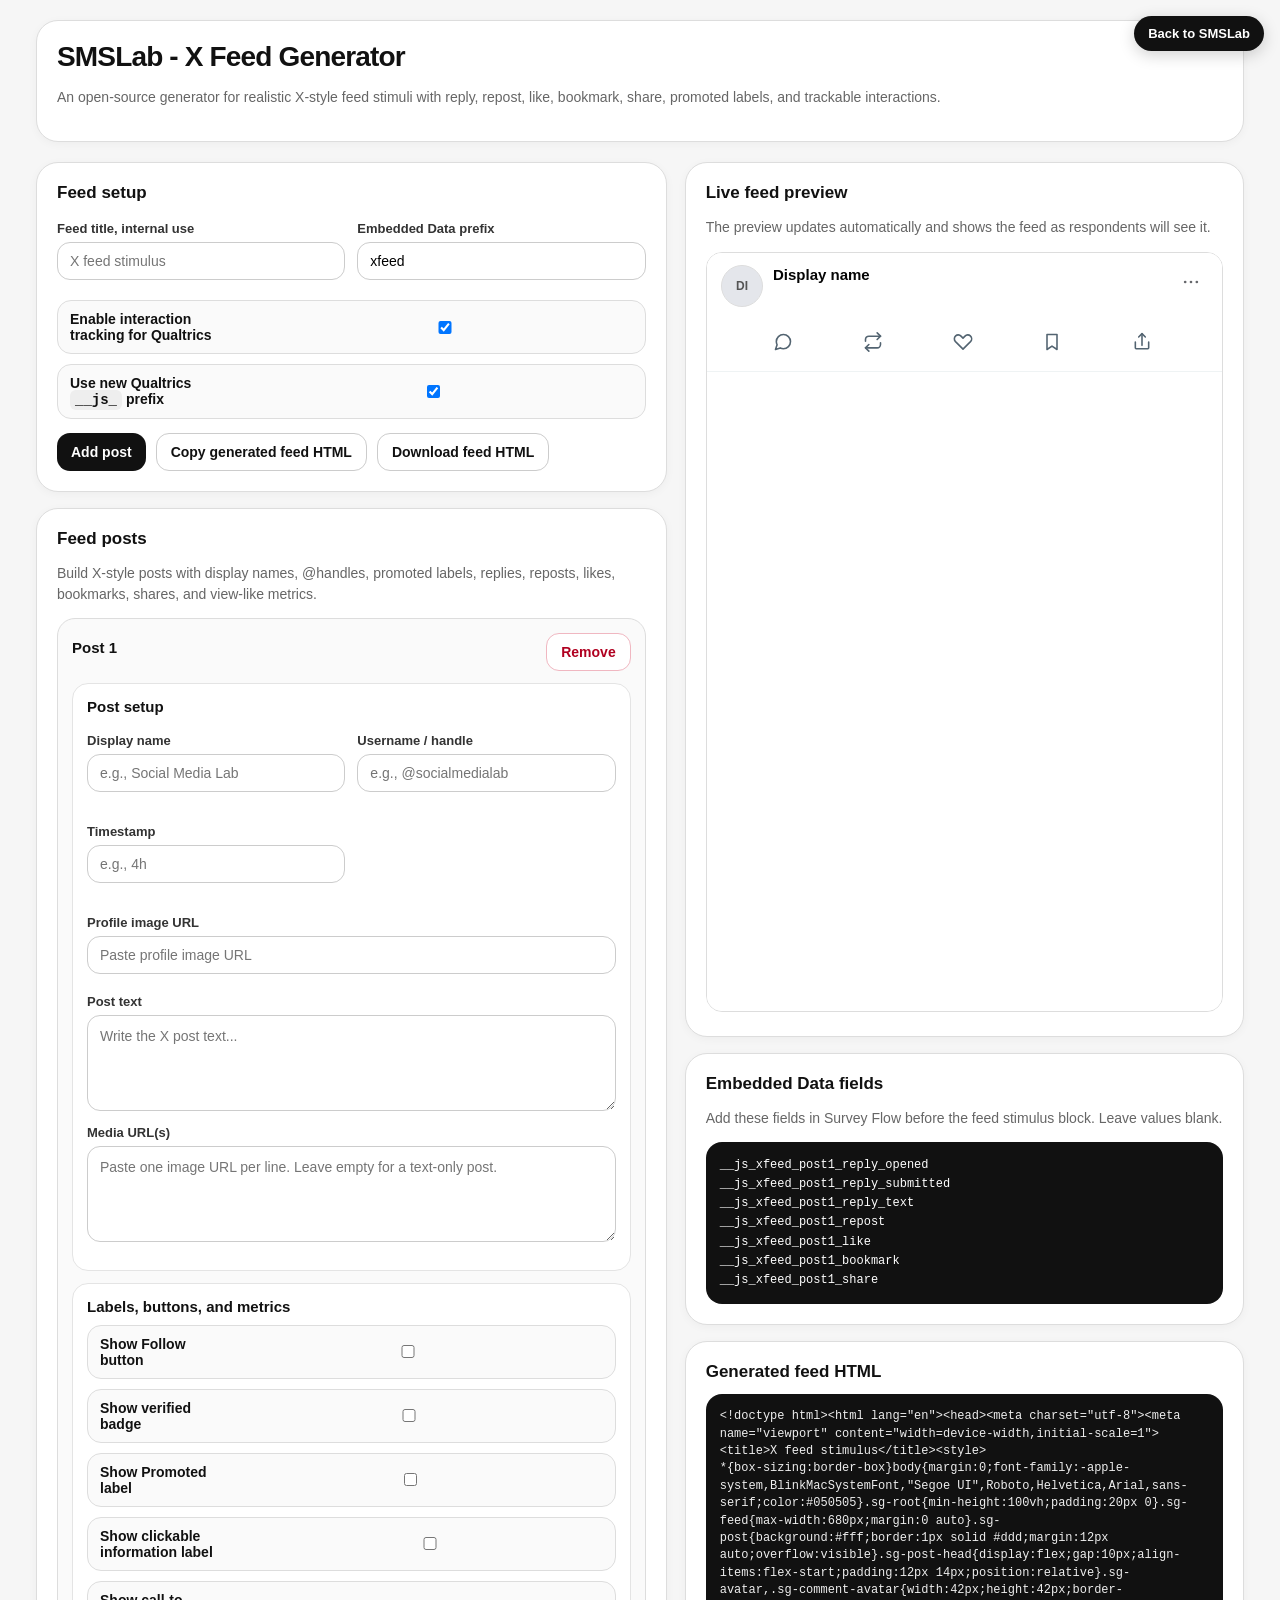
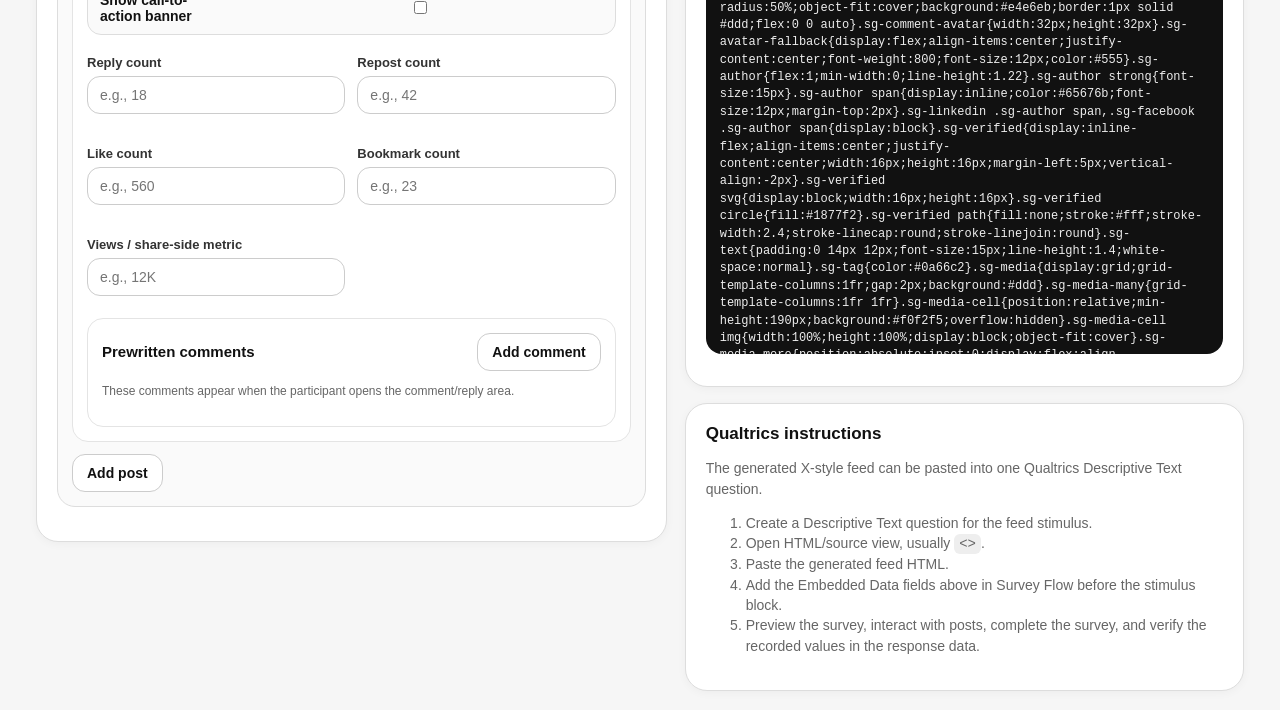
<file: generators/smslab_x_feed_generator.html>
<!doctype html>
<html lang="en">
<head>
<meta charset="utf-8">
<meta name="viewport" content="width=device-width,initial-scale=1">
<title>SMSLab - X Feed Generator</title>
<link rel="stylesheet" href="smslab_social_generator.css">
</head>
<body>
<a class="landing-link" href="../index.html">Back to SMSLab</a>
<header>
  <div>
    <h1 id="pageTitle">SMSLab - X Feed Generator</h1>
    <p class="muted" id="pageIntro"></p>
  </div>
</header>

<main class="wrap layout">
  <section class="stack">
    <div class="card">
      <h2>Feed setup</h2>
      <div class="grid">
        <div class="field">
          <label>Feed title, internal use</label>
          <input id="feedTitle">
        </div>
        <div class="field">
          <label>Embedded Data prefix</label>
          <input id="prefix">
        </div>
      </div>
      <div class="toggle"><span>Enable interaction tracking for Qualtrics</span><input id="track" type="checkbox" checked></div>
      <div class="toggle"><span>Use new Qualtrics <code>__js_</code> prefix</span><input id="jsprefix" type="checkbox" checked></div>
      <div class="btns">
        <button id="addPostTop" type="button">Add post</button>
        <button class="secondary" id="copy" type="button">Copy generated feed HTML</button>
        <button class="secondary" id="downStim" type="button">Download feed HTML</button>
      </div>
    </div>

    <div class="card">
      <h2>Feed posts</h2>
      <p class="muted" id="postHint"></p>
      <div id="posts"></div>
    </div>
  </section>

  <section class="stack">
    <div class="card">
      <h2>Live feed preview</h2>
      <p class="muted">The preview updates automatically and shows the feed as respondents will see it.</p>
      <iframe id="previewFrame" class="preview-frame" title="Live feed preview"></iframe>
    </div>

    <div class="card">
      <h2>Embedded Data fields</h2>
      <p class="muted">Add these fields in Survey Flow before the feed stimulus block. Leave values blank.</p>
      <div class="fields" id="fields"></div>
    </div>

    <div class="card">
      <h2>Generated feed HTML</h2>
      <pre id="out"></pre>
    </div>

    <div class="card">
      <h2>Qualtrics instructions</h2>
      <p class="muted" id="qualtricsLead"></p>
      <ol class="muted">
        <li>Create a Descriptive Text question for the feed stimulus.</li>
        <li>Open HTML/source view, usually <code>&lt;&gt;</code>.</li>
        <li>Paste the generated feed HTML.</li>
        <li>Add the Embedded Data fields above in Survey Flow before the stimulus block.</li>
        <li>Preview the survey, interact with posts, complete the survey, and verify the recorded values in the response data.</li>
      </ol>
    </div>
  </section>
</main>

<script>
window.SMSLAB_PLATFORM={
  key:"x",
  shortName:"X",
  pageTitle:"SMSLab - X Feed Generator",
  pageIntro:"An open-source generator for realistic X-style feed stimuli with reply, repost, like, bookmark, share, promoted labels, and trackable interactions.",
  feedTitle:"X feed stimulus",
  defaultPrefix:"xfeed",
  downloadName:"smslab_x_feed_stimulus.html",
  postHint:"Build X-style posts with display names, @handles, promoted labels, replies, reposts, likes, bookmarks, shares, and view-like metrics.",
  showVisibility:false,
  labels:{
    name:"Display name",
    handle:"Username / handle",
    visibility:"",
    body:"Post text",
    followToggle:"Show Follow button",
    promoToggle:"Show Promoted label",
    promoLabel:"Promoted label"
  },
  placeholders:{
    name:"e.g., Social Media Lab",
    handle:"e.g., @socialmedialab",
    time:"e.g., 4h",
    body:"Write the X post text..."
  },
  defaults:{
    name:"Display name",
    handle:"@username",
    time:"",
    body:"",
    promoText:"Promoted",
    infoLabel:"Context",
    infoText:"Use this pop-up for contextual notes, synthetic-content disclosure, or condition-specific information.",
    ctaText:"View details"
  },
  visibilityOptions:[
    {value:"Public",label:"Public"},
    {value:"Followers",label:"Followers"},
    {value:"Subscribers",label:"Subscribers"}
  ],
  counts:[
    {key:"replies",label:"Reply count",placeholder:"e.g., 18"},
    {key:"reposts",label:"Repost count",placeholder:"e.g., 42"},
    {key:"likes",label:"Like count",placeholder:"e.g., 560"},
    {key:"bookmarks",label:"Bookmark count",placeholder:"e.g., 23"},
    {key:"views",label:"Views / share-side metric",placeholder:"e.g., 12K"}
  ],
  reactions:[],
  shareOptions:[],
  sendOptions:[],
  repostOptions:[],
  menuOptions:[
    {field:"not_interested",label:"Not interested in this post"},
    {field:"mute",label:"Mute this account"},
    {field:"report",label:"Report post"}
  ],
  icons:{reply:"&#128172;",repost:"&#8635;",like:"&#9825;",bookmark:"&#128278;",share:"&#8599;"},
  commentPlaceholder:"Post your reply",
  replyPlaceholder:"Post your reply",
  commentButton:"Reply",
  replyButton:"Reply",
  commentAuthorPlaceholder:"e.g., @alex_morgan",
  commentTextPlaceholder:"Write the reply...",
  tracking:{
    always:["reply_opened","reply_submitted","reply_text","repost","like","bookmark","share"],
    followField:"follow"
  },
  samplePost:{}
};
</script>
<script src="smslab_social_generator_core.js"></script>
</body>
</html>
</file>
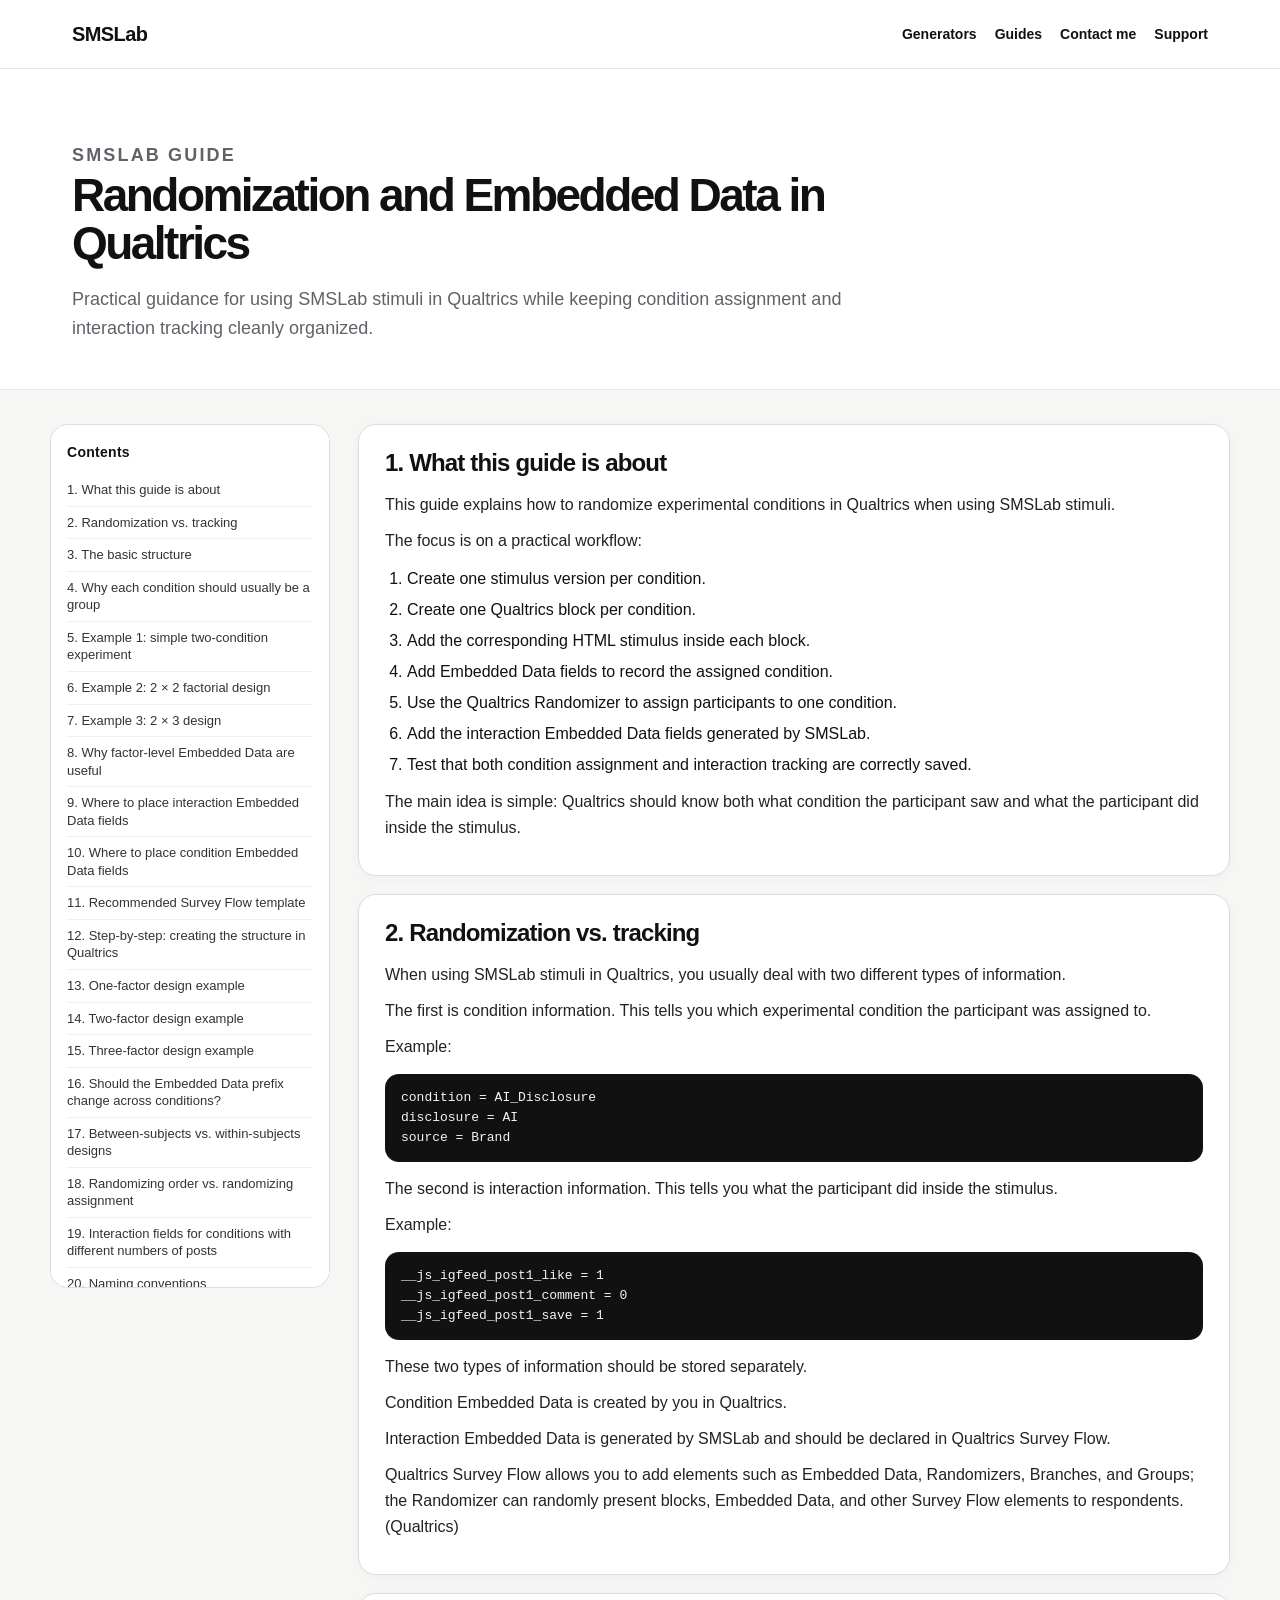
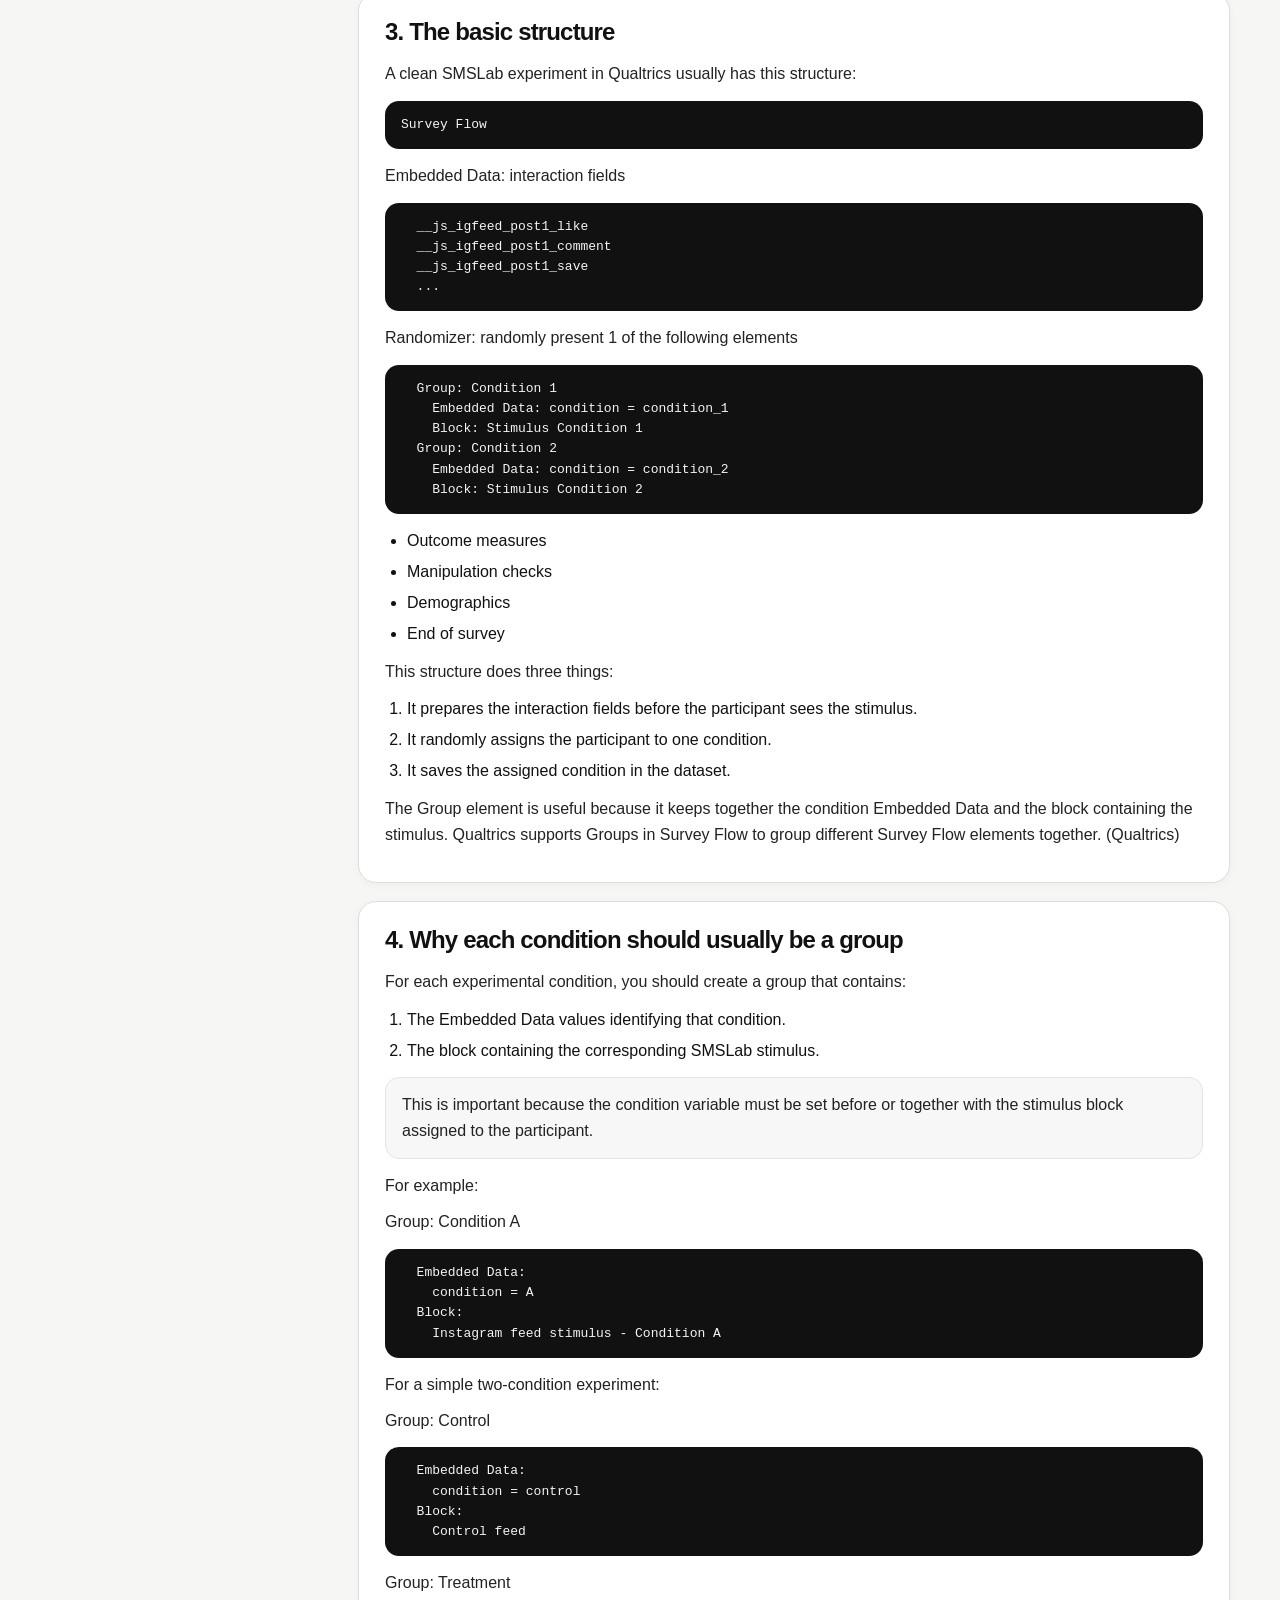
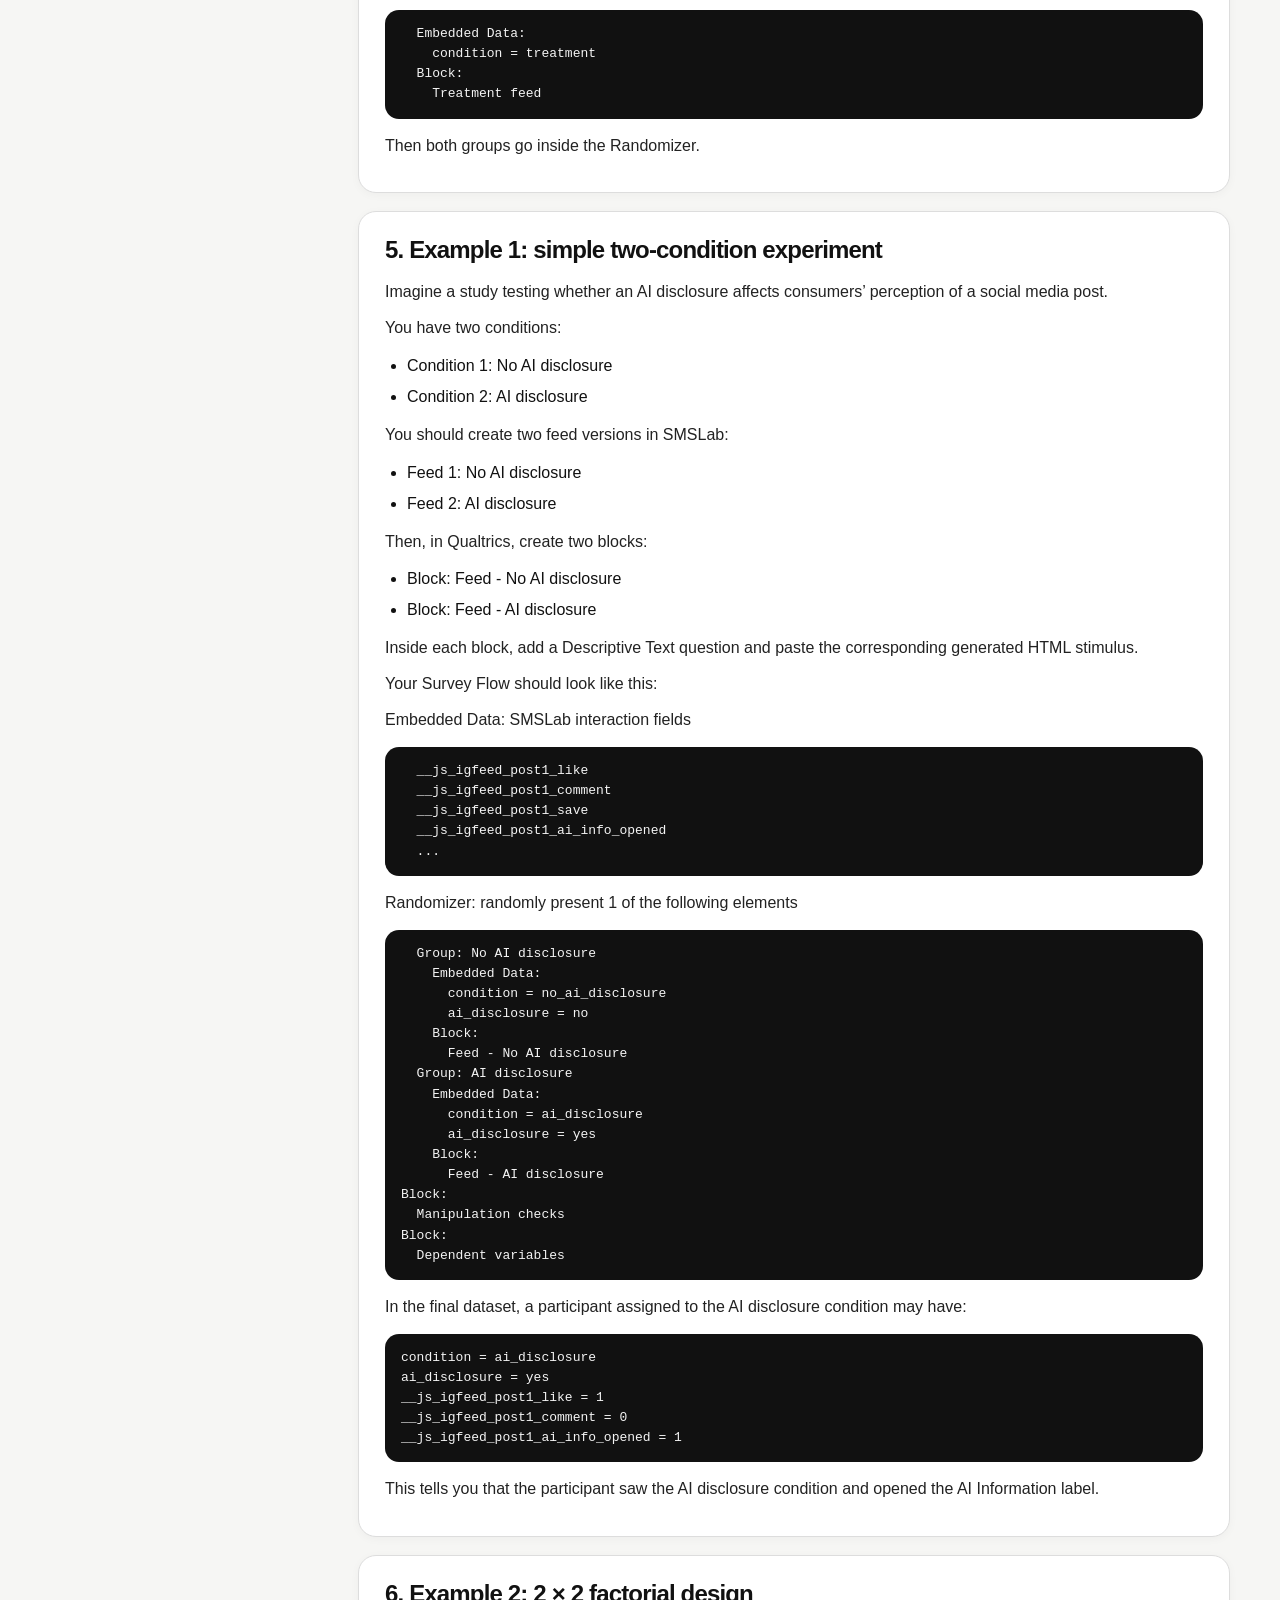
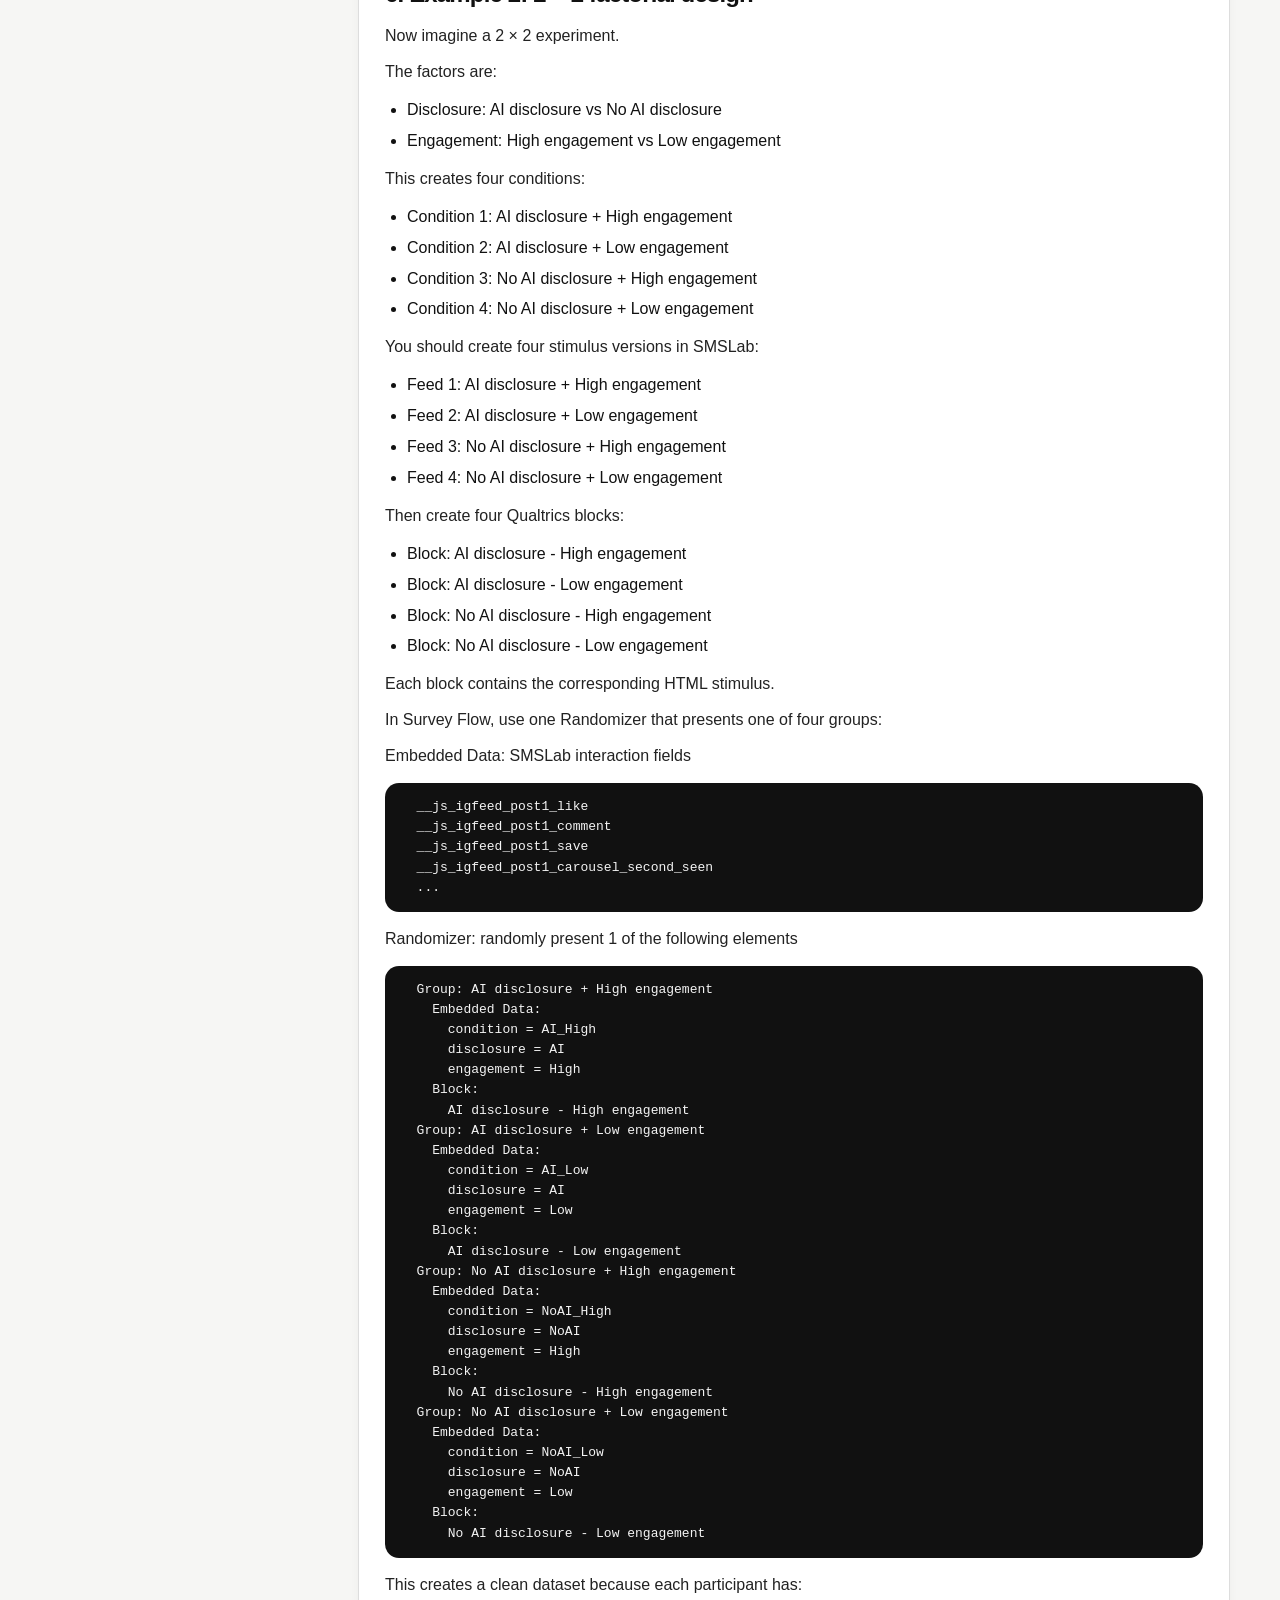
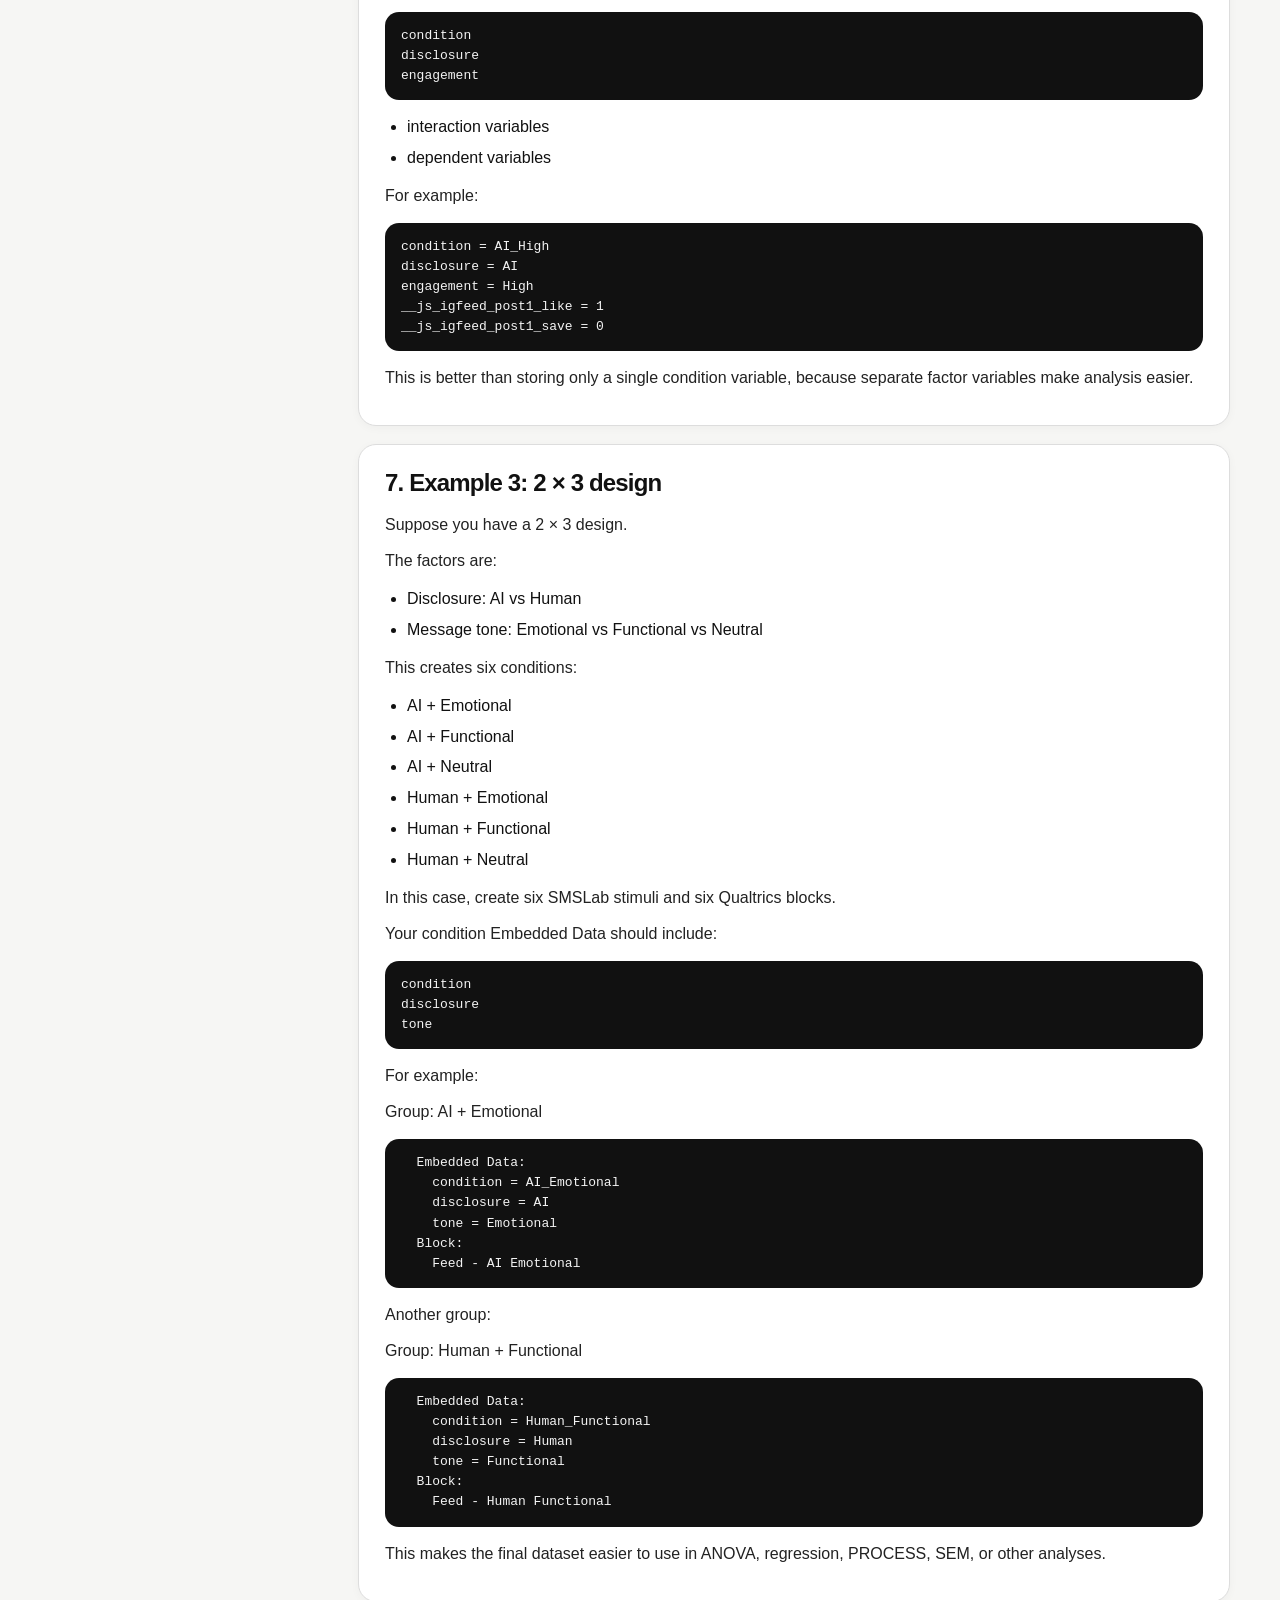
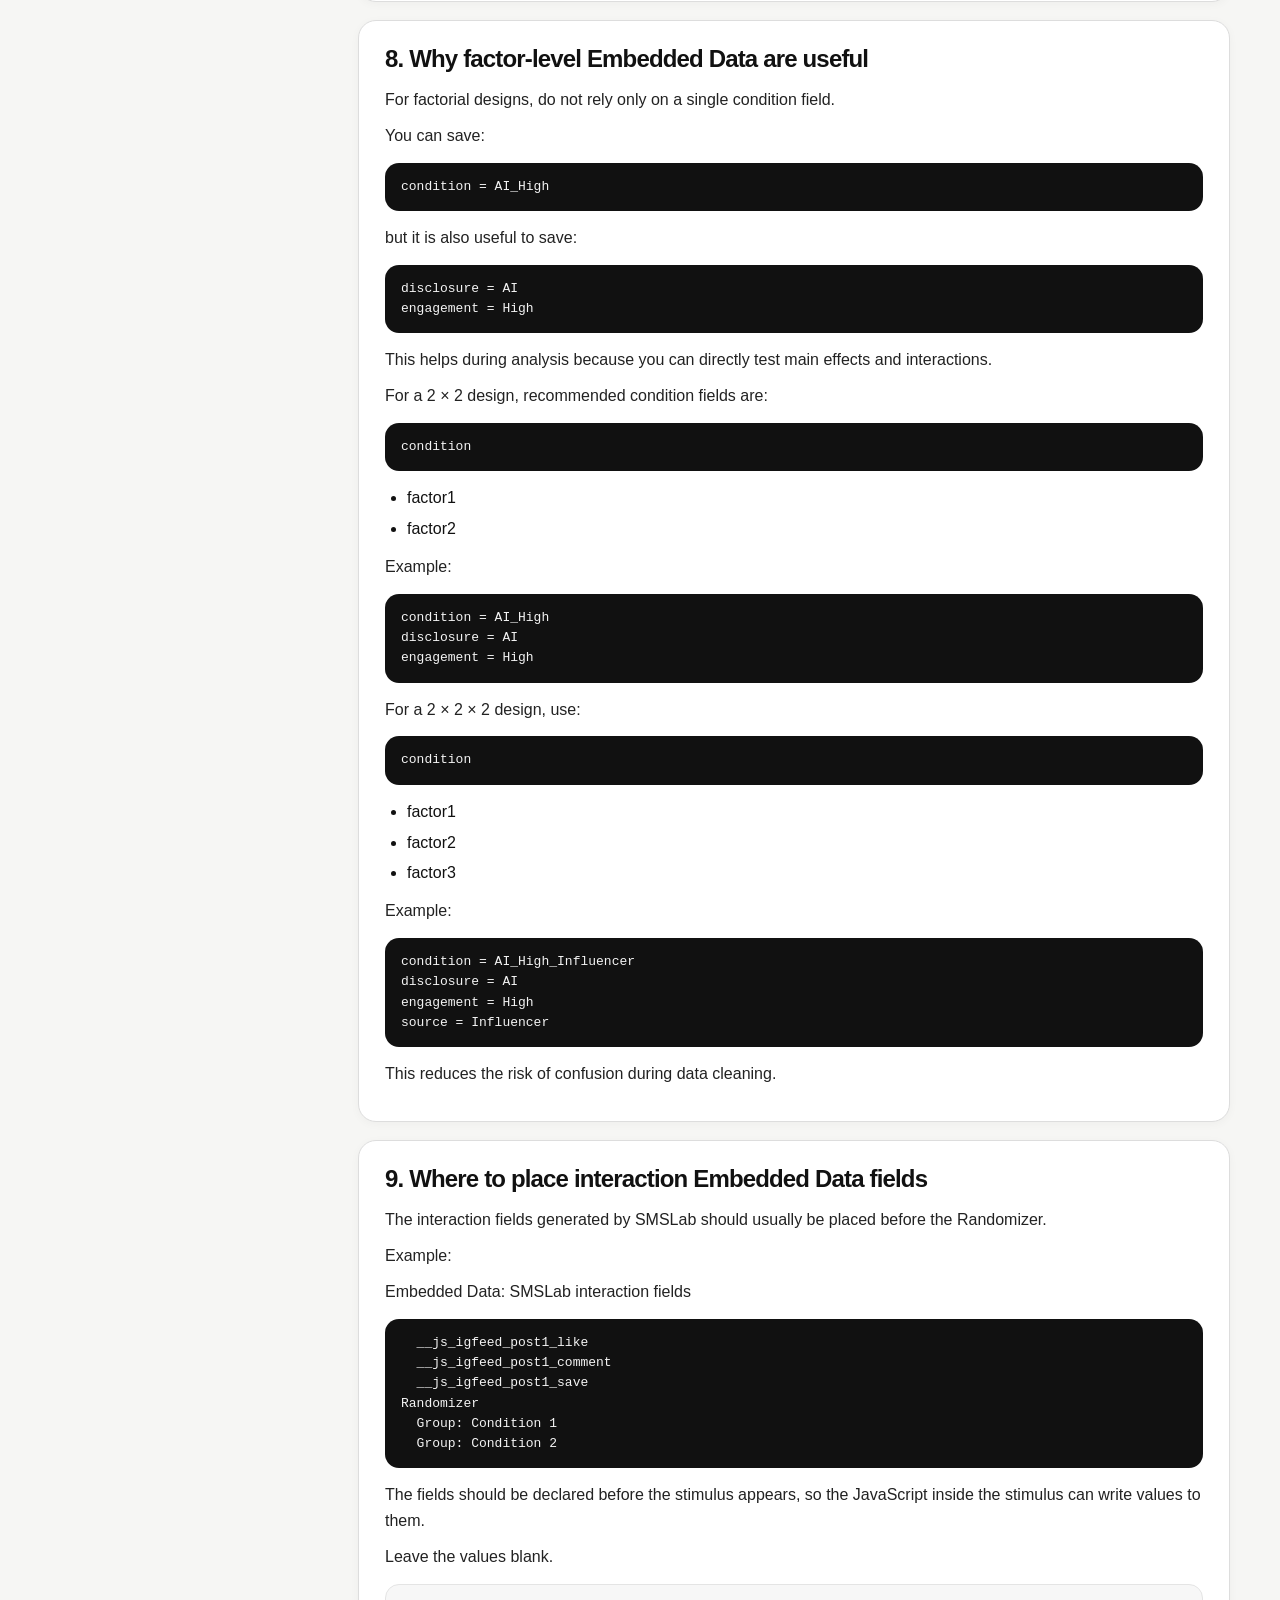
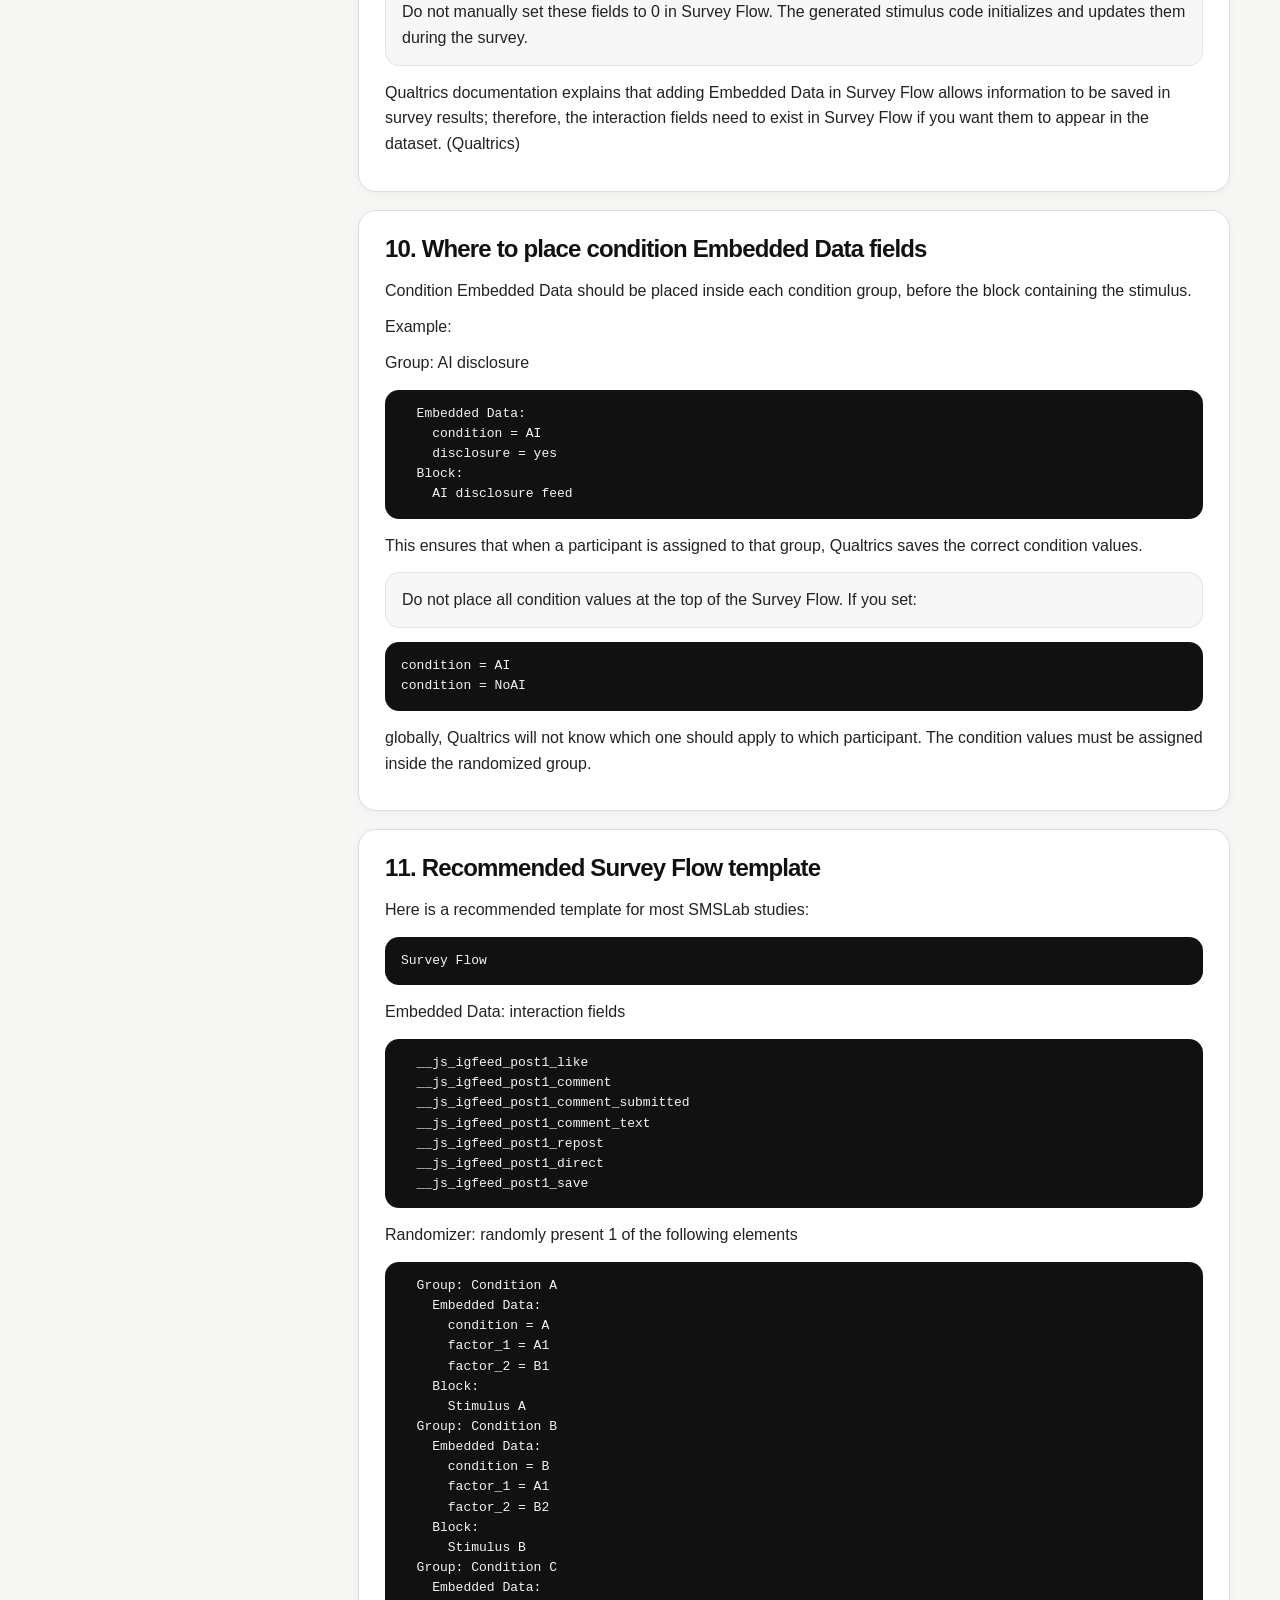
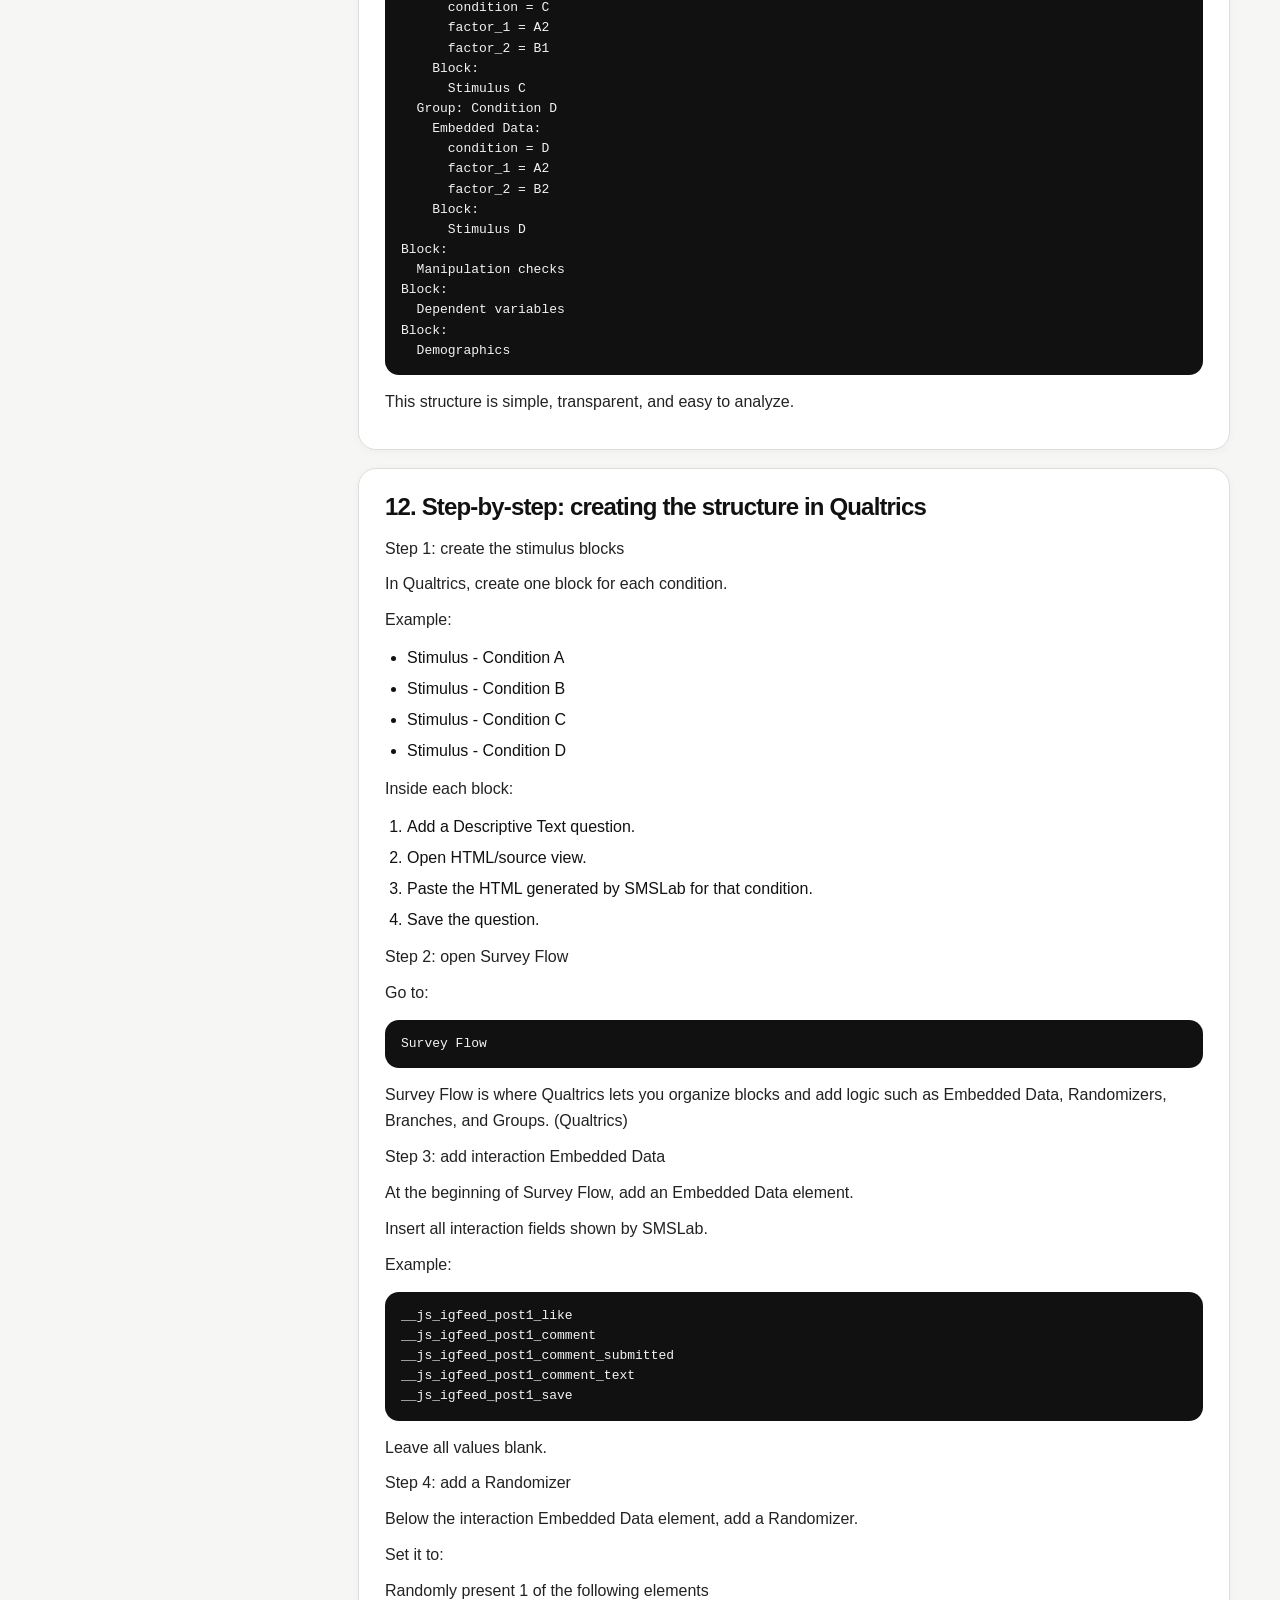
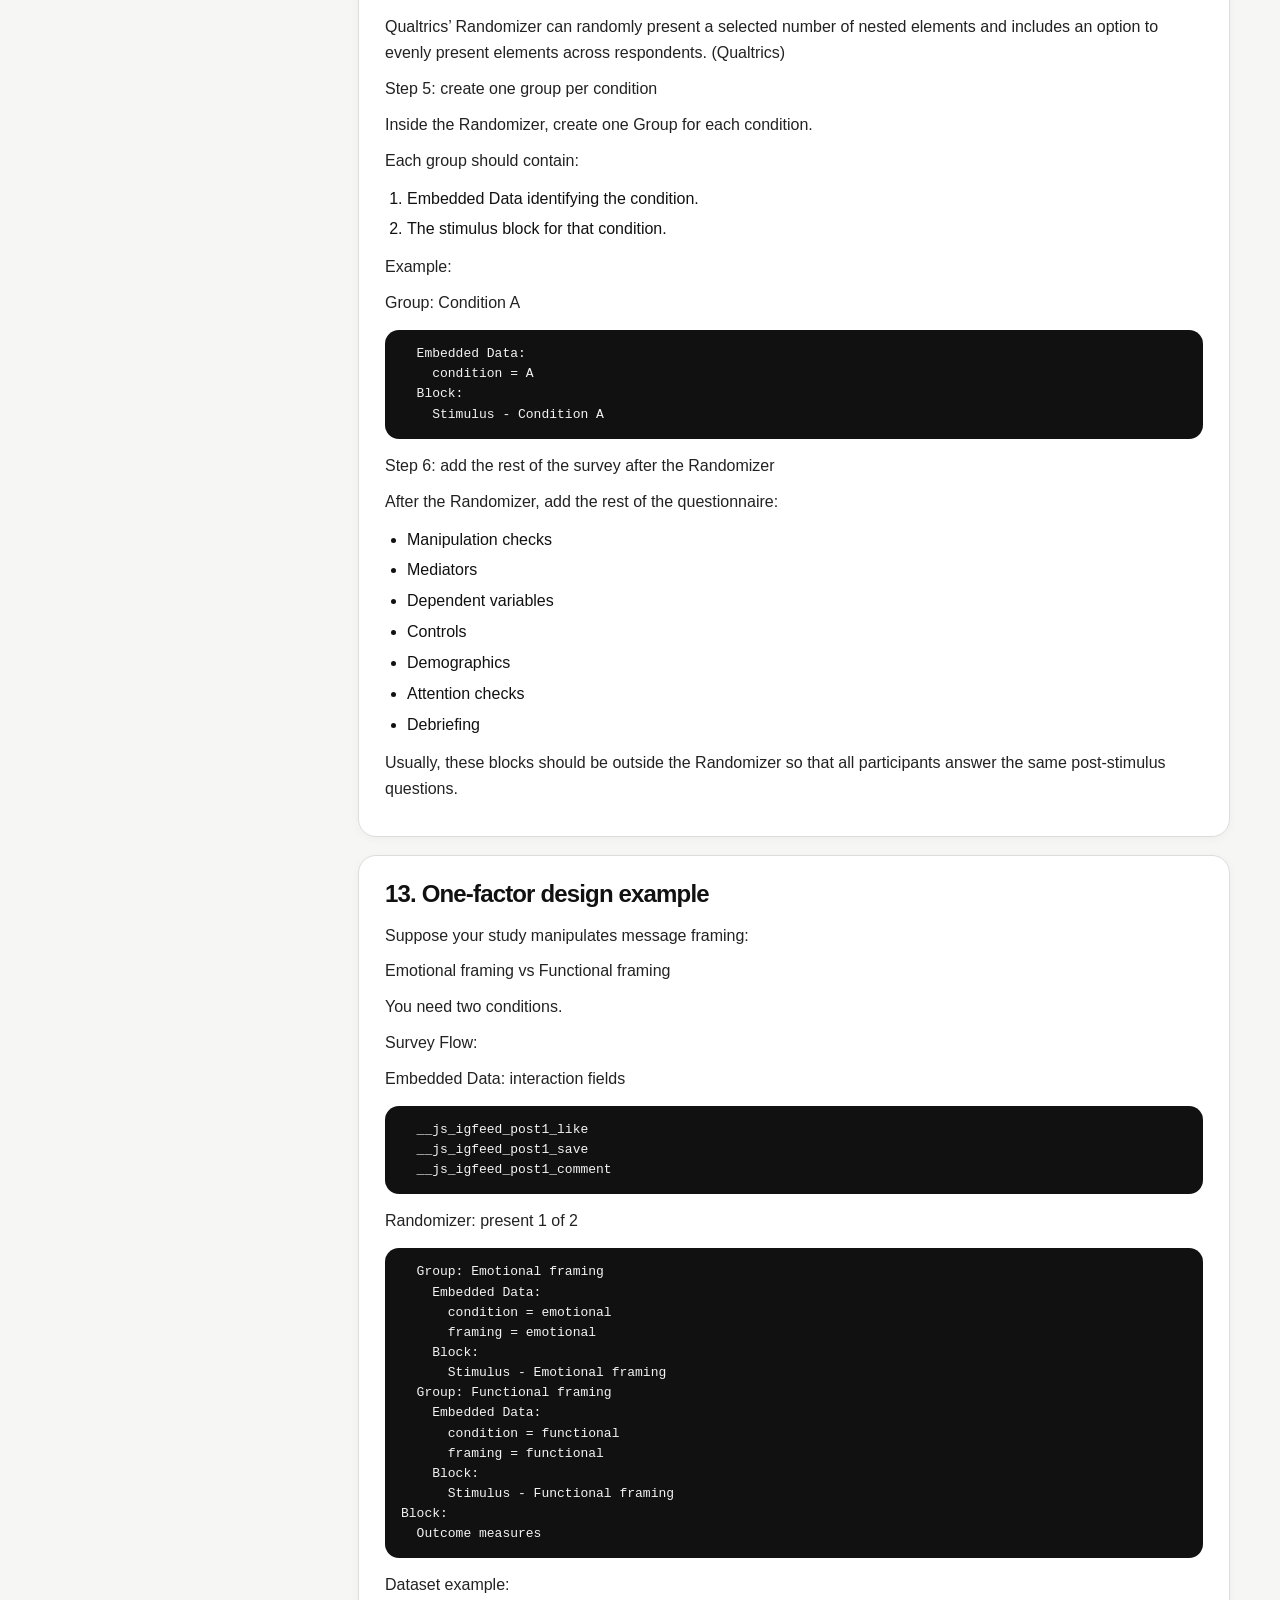
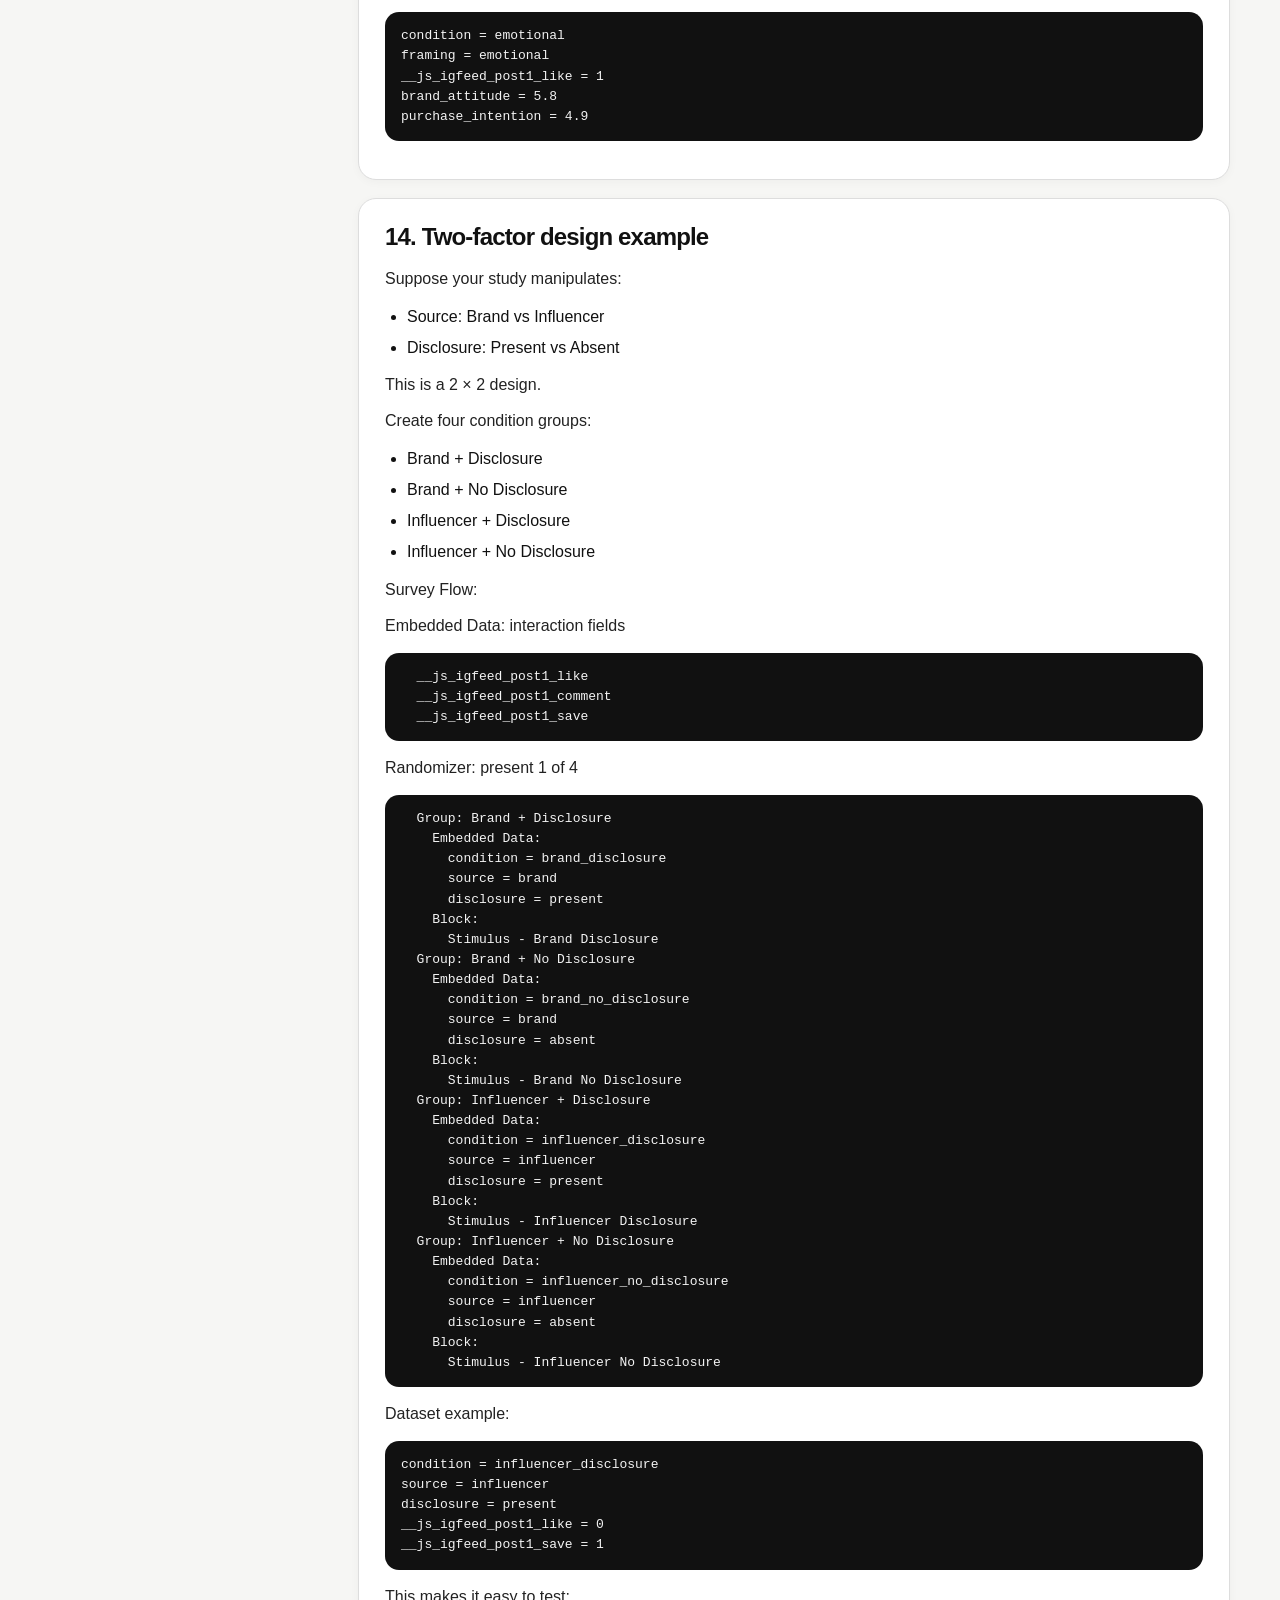
<file: guides/qualtrics-randomization-embedded-data.html>
<!doctype html>
<html lang="en">
<head>
  <meta charset="utf-8">
  <meta name="viewport" content="width=device-width, initial-scale=1">
  <title>Randomization and Embedded Data in Qualtrics - SMSLab</title>
  <style>
:root{--bg:#f6f6f4;--paper:#fff;--ink:#111;--muted:#5f6368;--line:#ddd;--soft:#f1f3f4;--accent:#111}*{box-sizing:border-box}html{scroll-behavior:smooth}body{margin:0;background:var(--bg);color:var(--ink);font-family:-apple-system,BlinkMacSystemFont,"Segoe UI",Roboto,Helvetica,Arial,sans-serif;line-height:1.62}.container{max-width:1180px;margin:0 auto;padding:0 22px}header{background:#fff;border-bottom:1px solid #e5e5e5}.nav{display:flex;justify-content:space-between;align-items:center;padding:18px 0}.logo a{color:#111;text-decoration:none;font-weight:850;font-size:20px;letter-spacing:-.03em}.links{display:flex;gap:18px;flex-wrap:wrap}.links a{color:#111;text-decoration:none;font-weight:650;font-size:14px}.hero{padding:54px 0 46px;border-bottom:1px solid #e8e8e8;background:#fff}.eyebrow{font-size:12px;text-transform:uppercase;letter-spacing:.12em;font-weight:850;color:#666;margin:0 0 12px}h1{font-size:46px;line-height:1.05;letter-spacing:-.055em;margin:0;max-width:900px}.hero p{font-size:18px;color:var(--muted);max-width:780px;margin:18px 0 0}.guide-shell{display:grid;grid-template-columns:280px minmax(0,1fr);gap:28px;padding:34px 0 52px}.toc{position:sticky;top:18px;align-self:start;background:#fff;border:1px solid var(--line);border-radius:18px;padding:16px;max-height:calc(100vh - 36px);overflow:auto}.toc h2{font-size:14px;margin:0 0 10px;letter-spacing:.02em}.toc a{display:block;color:#333;text-decoration:none;font-size:13px;line-height:1.35;padding:7px 0;border-top:1px solid #f0f0f0}.toc a:first-of-type{border-top:0}.toc a:hover{color:#000}.article{min-width:0}.guide-section{background:#fff;border:1px solid var(--line);border-radius:18px;padding:24px 26px;margin:0 0 18px;box-shadow:0 2px 10px rgba(0,0,0,.035)}.guide-section h2{font-size:24px;letter-spacing:-.035em;line-height:1.2;margin:0 0 14px}.guide-section h3{font-size:16px;margin:22px 0 8px;letter-spacing:-.01em}.guide-section p{margin:10px 0;color:#222}.guide-section ul,.guide-section ol{margin:12px 0 12px 22px;padding:0}.guide-section li{margin:5px 0}.guide-section pre{margin:14px 0;background:#111;color:#f4f4f4;border-radius:14px;padding:14px 16px;overflow:auto;font:13px/1.55 ui-monospace,SFMono-Regular,Menlo,Consolas,monospace}.guide-section code{font:inherit}.callout{background:#f7f7f7;border:1px solid #e4e4e4;border-radius:14px;padding:14px 16px;margin:14px 0;color:#222}.button{display:inline-block;background:#111;color:#fff;text-decoration:none;font-weight:750;border-radius:14px;padding:12px 18px;margin-top:12px}.generator-grid{display:grid;grid-template-columns:repeat(4,1fr);gap:16px;margin-top:18px}.generator-card{display:flex;flex-direction:column;min-height:282px;background:#fff;border:1px solid var(--line);border-radius:22px;padding:20px;text-decoration:none;color:#111;box-shadow:0 2px 10px rgba(0,0,0,.04);transition:border-color .18s ease,box-shadow .18s ease,transform .18s ease}.generator-card:hover,.generator-card:focus{border-color:#b8b8b8;box-shadow:0 6px 22px rgba(0,0,0,.08);transform:translateY(-1px);outline:0}.platform-icon{width:42px;height:42px;display:block;margin-bottom:14px;object-fit:contain}.platform-icon.ig{border-radius:12px}.platform-icon.fb{border-radius:10px}.platform-icon.li{border-radius:6px}.platform-icon.x{border-radius:8px}.generator-card h3{margin:0 0 8px;font-size:18px;letter-spacing:-.02em;line-height:1.2;min-height:44px}.generator-card p{flex:1;margin:0 0 18px;color:var(--muted);font-size:14px;line-height:1.45}.generator-card .button{display:block;text-align:center;width:100%;margin:0}.footer-note{padding:30px 0;color:#666;font-size:13px}.footer-note a{color:#111}@media(max-width:1050px){.generator-grid{grid-template-columns:repeat(2,1fr)}}@media(max-width:900px){.guide-shell{grid-template-columns:1fr}.toc{position:static;max-height:none}h1{font-size:36px}}@media(max-width:620px){.generator-grid{grid-template-columns:1fr}}
  </style>
</head>
<body>
<header><div class="container"><div class="nav"><div class="logo"><a href="../index.html">SMSLab</a></div><nav class="links"><a href="../index.html#generators">Generators</a><a href="../index.html#guides">Guides</a><a href="../contact.html">Contact me</a><a href="../index.html#support">Support</a></nav></div></div></header>
<main>
<section class="hero"><div class="container"><p class="eyebrow">SMSLab Guide</p><h1>Randomization and Embedded Data in Qualtrics</h1><p>Practical guidance for using SMSLab stimuli in Qualtrics while keeping condition assignment and interaction tracking cleanly organized.</p></div></section>
<div class="container guide-shell">
<aside class="toc"><h2>Contents</h2>
<a href="#section-1">1. What this guide is about</a>
<a href="#section-2">2. Randomization vs. tracking</a>
<a href="#section-3">3. The basic structure</a>
<a href="#section-4">4. Why each condition should usually be a group</a>
<a href="#section-5">5. Example 1: simple two-condition experiment</a>
<a href="#section-6">6. Example 2: 2 &#215; 2 factorial design</a>
<a href="#section-7">7. Example 3: 2 &#215; 3 design</a>
<a href="#section-8">8. Why factor-level Embedded Data are useful</a>
<a href="#section-9">9. Where to place interaction Embedded Data fields</a>
<a href="#section-10">10. Where to place condition Embedded Data fields</a>
<a href="#section-11">11. Recommended Survey Flow template</a>
<a href="#section-12">12. Step-by-step: creating the structure in Qualtrics</a>
<a href="#section-13">13. One-factor design example</a>
<a href="#section-14">14. Two-factor design example</a>
<a href="#section-15">15. Three-factor design example</a>
<a href="#section-16">16. Should the Embedded Data prefix change across conditions?</a>
<a href="#section-17">17. Between-subjects vs. within-subjects designs</a>
<a href="#section-18">18. Randomizing order vs. randomizing assignment</a>
<a href="#section-19">19. Interaction fields for conditions with different numbers of posts</a>
<a href="#section-20">20. Naming conventions</a>
<a href="#section-21">21. Testing the randomization</a>
<a href="#section-22">22. Common mistakes</a>
<a href="#section-23">23. Recommended workflow for a 2 &#215; 2 experiment</a>
<a href="#section-24">24. Suggested reporting in a methods section</a>
<a href="#section-25">25. Final checklist</a>
</aside>
<article class="article">
<section class="guide-section" id="section-1"><h2>1. What this guide is about</h2>
<p>This guide explains how to randomize experimental conditions in Qualtrics when using SMSLab stimuli.</p>
<p>The focus is on a practical workflow:</p>
<ol>
<li>Create one stimulus version per condition.</li>
<li>Create one Qualtrics block per condition.</li>
<li>Add the corresponding HTML stimulus inside each block.</li>
<li>Add Embedded Data fields to record the assigned condition.</li>
<li>Use the Qualtrics Randomizer to assign participants to one condition.</li>
<li>Add the interaction Embedded Data fields generated by SMSLab.</li>
<li>Test that both condition assignment and interaction tracking are correctly saved.</li>
</ol>
<p>The main idea is simple: Qualtrics should know both what condition the participant saw and what the participant did inside the stimulus.</p>
</section>
<section class="guide-section" id="section-2"><h2>2. Randomization vs. tracking</h2>
<p>When using SMSLab stimuli in Qualtrics, you usually deal with two different types of information.</p>
<p>The first is condition information. This tells you which experimental condition the participant was assigned to.</p>
<p>Example:</p>
<pre><code>condition = AI_Disclosure
disclosure = AI
source = Brand</code></pre>
<p>The second is interaction information. This tells you what the participant did inside the stimulus.</p>
<p>Example:</p>
<pre><code>__js_igfeed_post1_like = 1
__js_igfeed_post1_comment = 0
__js_igfeed_post1_save = 1</code></pre>
<p>These two types of information should be stored separately.</p>
<p>Condition Embedded Data is created by you in Qualtrics.</p>
<p>Interaction Embedded Data is generated by SMSLab and should be declared in Qualtrics Survey Flow.</p>
<p>Qualtrics Survey Flow allows you to add elements such as Embedded Data, Randomizers, Branches, and Groups; the Randomizer can randomly present blocks, Embedded Data, and other Survey Flow elements to respondents. (Qualtrics)</p>
</section>
<section class="guide-section" id="section-3"><h2>3. The basic structure</h2>
<p>A clean SMSLab experiment in Qualtrics usually has this structure:</p>
<pre><code>Survey Flow</code></pre>
<p>Embedded Data: interaction fields</p>
<pre><code>  __js_igfeed_post1_like
  __js_igfeed_post1_comment
  __js_igfeed_post1_save
  ...</code></pre>
<p>Randomizer: randomly present 1 of the following elements</p>
<pre><code>  Group: Condition 1
    Embedded Data: condition = condition_1
    Block: Stimulus Condition 1
  Group: Condition 2
    Embedded Data: condition = condition_2
    Block: Stimulus Condition 2</code></pre>
<ul>
<li>Outcome measures</li>
<li>Manipulation checks</li>
<li>Demographics</li>
<li>End of survey</li>
</ul>
<p>This structure does three things:</p>
<ol>
<li>It prepares the interaction fields before the participant sees the stimulus.</li>
<li>It randomly assigns the participant to one condition.</li>
<li>It saves the assigned condition in the dataset.</li>
</ol>
<p>The Group element is useful because it keeps together the condition Embedded Data and the block containing the stimulus. Qualtrics supports Groups in Survey Flow to group different Survey Flow elements together. (Qualtrics)</p>
</section>
<section class="guide-section" id="section-4"><h2>4. Why each condition should usually be a group</h2>
<p>For each experimental condition, you should create a group that contains:</p>
<ol>
<li>The Embedded Data values identifying that condition.</li>
<li>The block containing the corresponding SMSLab stimulus.</li>
</ol>
<div class="callout">This is important because the condition variable must be set before or together with the stimulus block assigned to the participant.</div>
<p>For example:</p>
<p>Group: Condition A</p>
<pre><code>  Embedded Data:
    condition = A
  Block:
    Instagram feed stimulus - Condition A</code></pre>
<p>For a simple two-condition experiment:</p>
<p>Group: Control</p>
<pre><code>  Embedded Data:
    condition = control
  Block:
    Control feed</code></pre>
<p>Group: Treatment</p>
<pre><code>  Embedded Data:
    condition = treatment
  Block:
    Treatment feed</code></pre>
<p>Then both groups go inside the Randomizer.</p>
</section>
<section class="guide-section" id="section-5"><h2>5. Example 1: simple two-condition experiment</h2>
<p>Imagine a study testing whether an AI disclosure affects consumers’ perception of a social media post.</p>
<p>You have two conditions:</p>
<ul>
<li>Condition 1: No AI disclosure</li>
<li>Condition 2: AI disclosure</li>
</ul>
<p>You should create two feed versions in SMSLab:</p>
<ul>
<li>Feed 1: No AI disclosure</li>
<li>Feed 2: AI disclosure</li>
</ul>
<p>Then, in Qualtrics, create two blocks:</p>
<ul>
<li>Block: Feed - No AI disclosure</li>
<li>Block: Feed - AI disclosure</li>
</ul>
<p>Inside each block, add a Descriptive Text question and paste the corresponding generated HTML stimulus.</p>
<p>Your Survey Flow should look like this:</p>
<p>Embedded Data: SMSLab interaction fields</p>
<pre><code>  __js_igfeed_post1_like
  __js_igfeed_post1_comment
  __js_igfeed_post1_save
  __js_igfeed_post1_ai_info_opened
  ...</code></pre>
<p>Randomizer: randomly present 1 of the following elements</p>
<pre><code>  Group: No AI disclosure
    Embedded Data:
      condition = no_ai_disclosure
      ai_disclosure = no
    Block:
      Feed - No AI disclosure
  Group: AI disclosure
    Embedded Data:
      condition = ai_disclosure
      ai_disclosure = yes
    Block:
      Feed - AI disclosure
Block:
  Manipulation checks
Block:
  Dependent variables</code></pre>
<p>In the final dataset, a participant assigned to the AI disclosure condition may have:</p>
<pre><code>condition = ai_disclosure
ai_disclosure = yes
__js_igfeed_post1_like = 1
__js_igfeed_post1_comment = 0
__js_igfeed_post1_ai_info_opened = 1</code></pre>
<p>This tells you that the participant saw the AI disclosure condition and opened the AI Information label.</p>
</section>
<section class="guide-section" id="section-6"><h2>6. Example 2: 2 &#215; 2 factorial design</h2>
<p>Now imagine a 2 &#215; 2 experiment.</p>
<p>The factors are:</p>
<ul>
<li>Disclosure: AI disclosure vs No AI disclosure</li>
<li>Engagement: High engagement vs Low engagement</li>
</ul>
<p>This creates four conditions:</p>
<ul>
<li>Condition 1: AI disclosure + High engagement</li>
<li>Condition 2: AI disclosure + Low engagement</li>
<li>Condition 3: No AI disclosure + High engagement</li>
<li>Condition 4: No AI disclosure + Low engagement</li>
</ul>
<p>You should create four stimulus versions in SMSLab:</p>
<ul>
<li>Feed 1: AI disclosure + High engagement</li>
<li>Feed 2: AI disclosure + Low engagement</li>
<li>Feed 3: No AI disclosure + High engagement</li>
<li>Feed 4: No AI disclosure + Low engagement</li>
</ul>
<p>Then create four Qualtrics blocks:</p>
<ul>
<li>Block: AI disclosure - High engagement</li>
<li>Block: AI disclosure - Low engagement</li>
<li>Block: No AI disclosure - High engagement</li>
<li>Block: No AI disclosure - Low engagement</li>
</ul>
<p>Each block contains the corresponding HTML stimulus.</p>
<p>In Survey Flow, use one Randomizer that presents one of four groups:</p>
<p>Embedded Data: SMSLab interaction fields</p>
<pre><code>  __js_igfeed_post1_like
  __js_igfeed_post1_comment
  __js_igfeed_post1_save
  __js_igfeed_post1_carousel_second_seen
  ...</code></pre>
<p>Randomizer: randomly present 1 of the following elements</p>
<pre><code>  Group: AI disclosure + High engagement
    Embedded Data:
      condition = AI_High
      disclosure = AI
      engagement = High
    Block:
      AI disclosure - High engagement
  Group: AI disclosure + Low engagement
    Embedded Data:
      condition = AI_Low
      disclosure = AI
      engagement = Low
    Block:
      AI disclosure - Low engagement
  Group: No AI disclosure + High engagement
    Embedded Data:
      condition = NoAI_High
      disclosure = NoAI
      engagement = High
    Block:
      No AI disclosure - High engagement
  Group: No AI disclosure + Low engagement
    Embedded Data:
      condition = NoAI_Low
      disclosure = NoAI
      engagement = Low
    Block:
      No AI disclosure - Low engagement</code></pre>
<p>This creates a clean dataset because each participant has:</p>
<pre><code>condition
disclosure
engagement</code></pre>
<ul>
<li>interaction variables</li>
<li>dependent variables</li>
</ul>
<p>For example:</p>
<pre><code>condition = AI_High
disclosure = AI
engagement = High
__js_igfeed_post1_like = 1
__js_igfeed_post1_save = 0</code></pre>
<p>This is better than storing only a single condition variable, because separate factor variables make analysis easier.</p>
</section>
<section class="guide-section" id="section-7"><h2>7. Example 3: 2 &#215; 3 design</h2>
<p>Suppose you have a 2 &#215; 3 design.</p>
<p>The factors are:</p>
<ul>
<li>Disclosure: AI vs Human</li>
<li>Message tone: Emotional vs Functional vs Neutral</li>
</ul>
<p>This creates six conditions:</p>
<ul>
<li>AI + Emotional</li>
<li>AI + Functional</li>
<li>AI + Neutral</li>
<li>Human + Emotional</li>
<li>Human + Functional</li>
<li>Human + Neutral</li>
</ul>
<p>In this case, create six SMSLab stimuli and six Qualtrics blocks.</p>
<p>Your condition Embedded Data should include:</p>
<pre><code>condition
disclosure
tone</code></pre>
<p>For example:</p>
<p>Group: AI + Emotional</p>
<pre><code>  Embedded Data:
    condition = AI_Emotional
    disclosure = AI
    tone = Emotional
  Block:
    Feed - AI Emotional</code></pre>
<p>Another group:</p>
<p>Group: Human + Functional</p>
<pre><code>  Embedded Data:
    condition = Human_Functional
    disclosure = Human
    tone = Functional
  Block:
    Feed - Human Functional</code></pre>
<p>This makes the final dataset easier to use in ANOVA, regression, PROCESS, SEM, or other analyses.</p>
</section>
<section class="guide-section" id="section-8"><h2>8. Why factor-level Embedded Data are useful</h2>
<p>For factorial designs, do not rely only on a single condition field.</p>
<p>You can save:</p>
<pre><code>condition = AI_High</code></pre>
<p>but it is also useful to save:</p>
<pre><code>disclosure = AI
engagement = High</code></pre>
<p>This helps during analysis because you can directly test main effects and interactions.</p>
<p>For a 2 &#215; 2 design, recommended condition fields are:</p>
<pre><code>condition</code></pre>
<ul>
<li>factor1</li>
<li>factor2</li>
</ul>
<p>Example:</p>
<pre><code>condition = AI_High
disclosure = AI
engagement = High</code></pre>
<p>For a 2 &#215; 2 &#215; 2 design, use:</p>
<pre><code>condition</code></pre>
<ul>
<li>factor1</li>
<li>factor2</li>
<li>factor3</li>
</ul>
<p>Example:</p>
<pre><code>condition = AI_High_Influencer
disclosure = AI
engagement = High
source = Influencer</code></pre>
<p>This reduces the risk of confusion during data cleaning.</p>
</section>
<section class="guide-section" id="section-9"><h2>9. Where to place interaction Embedded Data fields</h2>
<p>The interaction fields generated by SMSLab should usually be placed before the Randomizer.</p>
<p>Example:</p>
<p>Embedded Data: SMSLab interaction fields</p>
<pre><code>  __js_igfeed_post1_like
  __js_igfeed_post1_comment
  __js_igfeed_post1_save
Randomizer
  Group: Condition 1
  Group: Condition 2</code></pre>
<p>The fields should be declared before the stimulus appears, so the JavaScript inside the stimulus can write values to them.</p>
<p>Leave the values blank.</p>
<div class="callout">Do not manually set these fields to 0 in Survey Flow. The generated stimulus code initializes and updates them during the survey.</div>
<p>Qualtrics documentation explains that adding Embedded Data in Survey Flow allows information to be saved in survey results; therefore, the interaction fields need to exist in Survey Flow if you want them to appear in the dataset. (Qualtrics)</p>
</section>
<section class="guide-section" id="section-10"><h2>10. Where to place condition Embedded Data fields</h2>
<p>Condition Embedded Data should be placed inside each condition group, before the block containing the stimulus.</p>
<p>Example:</p>
<p>Group: AI disclosure</p>
<pre><code>  Embedded Data:
    condition = AI
    disclosure = yes
  Block:
    AI disclosure feed</code></pre>
<p>This ensures that when a participant is assigned to that group, Qualtrics saves the correct condition values.</p>
<div class="callout">Do not place all condition values at the top of the Survey Flow. If you set:</div>
<pre><code>condition = AI
condition = NoAI</code></pre>
<p>globally, Qualtrics will not know which one should apply to which participant. The condition values must be assigned inside the randomized group.</p>
</section>
<section class="guide-section" id="section-11"><h2>11. Recommended Survey Flow template</h2>
<p>Here is a recommended template for most SMSLab studies:</p>
<pre><code>Survey Flow</code></pre>
<p>Embedded Data: interaction fields</p>
<pre><code>  __js_igfeed_post1_like
  __js_igfeed_post1_comment
  __js_igfeed_post1_comment_submitted
  __js_igfeed_post1_comment_text
  __js_igfeed_post1_repost
  __js_igfeed_post1_direct
  __js_igfeed_post1_save</code></pre>
<p>Randomizer: randomly present 1 of the following elements</p>
<pre><code>  Group: Condition A
    Embedded Data:
      condition = A
      factor_1 = A1
      factor_2 = B1
    Block:
      Stimulus A
  Group: Condition B
    Embedded Data:
      condition = B
      factor_1 = A1
      factor_2 = B2
    Block:
      Stimulus B
  Group: Condition C
    Embedded Data:
      condition = C
      factor_1 = A2
      factor_2 = B1
    Block:
      Stimulus C
  Group: Condition D
    Embedded Data:
      condition = D
      factor_1 = A2
      factor_2 = B2
    Block:
      Stimulus D
Block:
  Manipulation checks
Block:
  Dependent variables
Block:
  Demographics</code></pre>
<p>This structure is simple, transparent, and easy to analyze.</p>
</section>
<section class="guide-section" id="section-12"><h2>12. Step-by-step: creating the structure in Qualtrics</h2>
<p>Step 1: create the stimulus blocks</p>
<p>In Qualtrics, create one block for each condition.</p>
<p>Example:</p>
<ul>
<li>Stimulus - Condition A</li>
<li>Stimulus - Condition B</li>
<li>Stimulus - Condition C</li>
<li>Stimulus - Condition D</li>
</ul>
<p>Inside each block:</p>
<ol>
<li>Add a Descriptive Text question.</li>
<li>Open HTML/source view.</li>
<li>Paste the HTML generated by SMSLab for that condition.</li>
<li>Save the question.</li>
</ol>
<p>Step 2: open Survey Flow</p>
<p>Go to:</p>
<pre><code>Survey Flow</code></pre>
<p>Survey Flow is where Qualtrics lets you organize blocks and add logic such as Embedded Data, Randomizers, Branches, and Groups. (Qualtrics)</p>
<p>Step 3: add interaction Embedded Data</p>
<p>At the beginning of Survey Flow, add an Embedded Data element.</p>
<p>Insert all interaction fields shown by SMSLab.</p>
<p>Example:</p>
<pre><code>__js_igfeed_post1_like
__js_igfeed_post1_comment
__js_igfeed_post1_comment_submitted
__js_igfeed_post1_comment_text
__js_igfeed_post1_save</code></pre>
<p>Leave all values blank.</p>
<p>Step 4: add a Randomizer</p>
<p>Below the interaction Embedded Data element, add a Randomizer.</p>
<p>Set it to:</p>
<p>Randomly present 1 of the following elements</p>
<p>Qualtrics’ Randomizer can randomly present a selected number of nested elements and includes an option to evenly present elements across respondents. (Qualtrics)</p>
<p>Step 5: create one group per condition</p>
<p>Inside the Randomizer, create one Group for each condition.</p>
<p>Each group should contain:</p>
<ol>
<li>Embedded Data identifying the condition.</li>
<li>The stimulus block for that condition.</li>
</ol>
<p>Example:</p>
<p>Group: Condition A</p>
<pre><code>  Embedded Data:
    condition = A
  Block:
    Stimulus - Condition A</code></pre>
<p>Step 6: add the rest of the survey after the Randomizer</p>
<p>After the Randomizer, add the rest of the questionnaire:</p>
<ul>
<li>Manipulation checks</li>
<li>Mediators</li>
<li>Dependent variables</li>
<li>Controls</li>
<li>Demographics</li>
<li>Attention checks</li>
<li>Debriefing</li>
</ul>
<p>Usually, these blocks should be outside the Randomizer so that all participants answer the same post-stimulus questions.</p>
</section>
<section class="guide-section" id="section-13"><h2>13. One-factor design example</h2>
<p>Suppose your study manipulates message framing:</p>
<p>Emotional framing vs Functional framing</p>
<p>You need two conditions.</p>
<p>Survey Flow:</p>
<p>Embedded Data: interaction fields</p>
<pre><code>  __js_igfeed_post1_like
  __js_igfeed_post1_save
  __js_igfeed_post1_comment</code></pre>
<p>Randomizer: present 1 of 2</p>
<pre><code>  Group: Emotional framing
    Embedded Data:
      condition = emotional
      framing = emotional
    Block:
      Stimulus - Emotional framing
  Group: Functional framing
    Embedded Data:
      condition = functional
      framing = functional
    Block:
      Stimulus - Functional framing
Block:
  Outcome measures</code></pre>
<p>Dataset example:</p>
<pre><code>condition = emotional
framing = emotional
__js_igfeed_post1_like = 1
brand_attitude = 5.8
purchase_intention = 4.9</code></pre>
</section>
<section class="guide-section" id="section-14"><h2>14. Two-factor design example</h2>
<p>Suppose your study manipulates:</p>
<ul>
<li>Source: Brand vs Influencer</li>
<li>Disclosure: Present vs Absent</li>
</ul>
<p>This is a 2 &#215; 2 design.</p>
<p>Create four condition groups:</p>
<ul>
<li>Brand + Disclosure</li>
<li>Brand + No Disclosure</li>
<li>Influencer + Disclosure</li>
<li>Influencer + No Disclosure</li>
</ul>
<p>Survey Flow:</p>
<p>Embedded Data: interaction fields</p>
<pre><code>  __js_igfeed_post1_like
  __js_igfeed_post1_comment
  __js_igfeed_post1_save</code></pre>
<p>Randomizer: present 1 of 4</p>
<pre><code>  Group: Brand + Disclosure
    Embedded Data:
      condition = brand_disclosure
      source = brand
      disclosure = present
    Block:
      Stimulus - Brand Disclosure
  Group: Brand + No Disclosure
    Embedded Data:
      condition = brand_no_disclosure
      source = brand
      disclosure = absent
    Block:
      Stimulus - Brand No Disclosure
  Group: Influencer + Disclosure
    Embedded Data:
      condition = influencer_disclosure
      source = influencer
      disclosure = present
    Block:
      Stimulus - Influencer Disclosure
  Group: Influencer + No Disclosure
    Embedded Data:
      condition = influencer_no_disclosure
      source = influencer
      disclosure = absent
    Block:
      Stimulus - Influencer No Disclosure</code></pre>
<p>Dataset example:</p>
<pre><code>condition = influencer_disclosure
source = influencer
disclosure = present
__js_igfeed_post1_like = 0
__js_igfeed_post1_save = 1</code></pre>
<p>This makes it easy to test:</p>
<ul>
<li>main effect of source</li>
<li>main effect of disclosure</li>
<li>source &#215; disclosure interaction</li>
</ul>
</section>
<section class="guide-section" id="section-15"><h2>15. Three-factor design example</h2>
<p>Suppose your study manipulates:</p>
<ul>
<li>Source: Brand vs Influencer</li>
<li>Disclosure: Present vs Absent</li>
<li>Engagement: High vs Low</li>
</ul>
<p>This is a 2 &#215; 2 &#215; 2 design, meaning eight conditions.</p>
<p>You should create eight groups inside the Randomizer.</p>
<p>Each group should include:</p>
<pre><code>condition
source
disclosure
engagement</code></pre>
<p>Example group:</p>
<p>Group: Brand + Disclosure + High engagement</p>
<pre><code>  Embedded Data:
    condition = brand_disclosure_high
    source = brand
    disclosure = present
    engagement = high
  Block:
    Stimulus - Brand Disclosure High</code></pre>
<p>Another group:</p>
<p>Group: Influencer + No disclosure + Low engagement</p>
<pre><code>  Embedded Data:
    condition = influencer_no_disclosure_low
    source = influencer
    disclosure = absent
    engagement = low
  Block:
    Stimulus - Influencer No Disclosure Low</code></pre>
<p>In the dataset, each participant will have clear factor-level variables:</p>
<pre><code>condition = influencer_no_disclosure_low
source = influencer
disclosure = absent
engagement = low</code></pre>
<p>This is much easier to analyze than trying to recode everything from a single condition name.</p>
</section>
<section class="guide-section" id="section-16"><h2>16. Should the Embedded Data prefix change across conditions?</h2>
<p>Usually, no.</p>
<p>If each participant sees only one feed, keep the same SMSLab prefix across conditions.</p>
<p>Example:</p>
<pre><code>igfeed</code></pre>
<p>This produces the same interaction variable names for all participants:</p>
<pre><code>__js_igfeed_post1_like
__js_igfeed_post1_save
__js_igfeed_post1_comment</code></pre>
<p>Then use separate condition variables to know which feed the participant saw:</p>
<pre><code>condition
source
disclosure
engagement</code></pre>
<p>This is usually cleaner because all participants share the same interaction columns.</p>
<p>Change the prefix only if the same participant sees more than one feed and you need separate interaction variables for each feed.</p>
<p>Example:</p>
<pre><code>feed1
feed2</code></pre>
<p>This would produce:</p>
<pre><code>__js_feed1_post1_like
__js_feed2_post1_like</code></pre>
</section>
<section class="guide-section" id="section-17"><h2>17. Between-subjects vs. within-subjects designs</h2>
<h3>Between-subjects design</h3>
<p>In a between-subjects design, each participant sees only one condition.</p>
<div class="callout">Recommended structure:</div>
<p>Randomizer: present 1 condition group</p>
<p>Use the same interaction prefix across conditions.</p>
<p>Save the assigned condition with Embedded Data inside each condition group.</p>
<h3>Within-subjects design</h3>
<p>In a within-subjects design, each participant sees multiple conditions or stimuli.</p>
<p>In this case, you may need:</p>
<ul>
<li>different prefixes for different feeds</li>
<li>randomized order of blocks</li>
<li>order variables</li>
<li>counterbalancing</li>
</ul>
<p>For example:</p>
<ul>
<li>feed1_post1_like</li>
<li>feed2_post1_like</li>
</ul>
<p>You may also save order variables:</p>
<pre><code>first_feed = emotional
second_feed = functional</code></pre>
<p>Within-subjects designs require more careful planning because interaction fields must distinguish which stimulus each behavior belongs to.</p>
</section>
<section class="guide-section" id="section-18"><h2>18. Randomizing order vs. randomizing assignment</h2>
<p>There are two different randomization goals.</p>
<h3>Randomizing assignment</h3>
<p>This means assigning each participant to one condition.</p>
<p>Example:</p>
<p>Participant sees only one of four conditions.</p>
<p>Use:</p>
<p>Randomizer: present 1 of 4 groups</p>
<h3>Randomizing order</h3>
<p>This means every participant sees multiple blocks, but the order changes.</p>
<p>Example:</p>
<p>Every participant sees Feed A and Feed B, but the order is randomized.</p>
<p>Use:</p>
<p>Randomizer: present all elements in random order</p>
<p>or use multiple Randomizers/Groups depending on the design.</p>
<div class="callout">Do not confuse these two procedures. For most between-subjects experiments, you want random assignment, not random order.</div>
</section>
<section class="guide-section" id="section-19"><h2>19. Interaction fields for conditions with different numbers of posts</h2>
<p>Ideally, all conditions should have the same number of posts and the same target post position.</p>
<p>However, if conditions have different numbers of posts, the interaction fields may differ.</p>
<p>Example:</p>
<ul>
<li>Condition A has 3 posts</li>
<li>Condition B has 5 posts</li>
</ul>
<p>Then Condition B may produce fields such as:</p>
<pre><code>__js_igfeed_post5_like</code></pre>
<p>while Condition A will not.</p>
<p>This is not necessarily wrong, but it makes the dataset harder to analyze.</p>
<div class="callout">Recommended approach:</div>
<p>Keep the same number of posts across conditions.</p>
<p>Keep the target post in the same position.</p>
<p>Keep the same interaction field structure across conditions.</p>
</section>
<section class="guide-section" id="section-20"><h2>20. Naming conventions</h2>
<p>Use short, clean, consistent names.</p>
<p>Good condition names:</p>
<ul>
<li>AI_High</li>
<li>AI_Low</li>
<li>NoAI_High</li>
<li>NoAI_Low</li>
</ul>
<p>Good factor names:</p>
<pre><code>ai_disclosure
engagement
source
tone
framing</code></pre>
<p>Avoid names with spaces or unusual characters.</p>
<p>Instead of:</p>
<p>AI disclosure + high engagement</p>
<p>use:</p>
<p>AI_HighEngagement</p>
<p>or:</p>
<p>AI_High</p>
<p>Clean naming reduces mistakes during analysis.</p>
</section>
<section class="guide-section" id="section-21"><h2>21. Testing the randomization</h2>
<p>Before launching, test your randomization.</p>
<div class="callout">Recommended procedure:</div>
<ol>
<li>Preview the survey several times.</li>
<li>Check that different conditions appear across previews.</li>
<li>Complete at least one test response per condition.</li>
<li>Export or inspect the response data.</li>
<li>Confirm that the condition Embedded Data matches the stimulus shown.</li>
<li>Confirm that interaction fields are saved.</li>
</ol>
<p>For example, if a participant sees the “Brand + Disclosure” stimulus, the dataset should show:</p>
<pre><code>condition = brand_disclosure
source = brand
disclosure = present</code></pre>
<p>If this does not match, the Embedded Data is probably placed in the wrong group.</p>
</section>
<section class="guide-section" id="section-22"><h2>22. Common mistakes</h2>
<p>Mistake 1: putting all condition values at the top of Survey Flow</p>
<h3>Wrong:</h3>
<pre><code>Embedded Data:
  condition = A
  condition = B
  condition = C</code></pre>
<p>This does not assign participants correctly.</p>
<h3>Correct:</h3>
<pre><code>Randomizer
  Group A
    Embedded Data: condition = A
    Block: Stimulus A
  Group B
    Embedded Data: condition = B
    Block: Stimulus B</code></pre>
<p>Mistake 2: not grouping condition data with the stimulus block</p>
<h3>Wrong:</h3>
<pre><code>Randomizer
  Embedded Data: condition = A
  Embedded Data: condition = B
  Block: Stimulus A
  Block: Stimulus B</code></pre>
<p>This can randomize condition labels and stimulus blocks separately, creating mismatches.</p>
<h3>Correct:</h3>
<pre><code>Randomizer
  Group A
    Embedded Data: condition = A
    Block: Stimulus A
  Group B
    Embedded Data: condition = B
    Block: Stimulus B</code></pre>
<p>Mistake 3: using different prefixes for no reason</p>
<p>This creates unnecessary complexity.</p>
<p>If each participant sees one feed, keep:</p>
<pre><code>igfeed</code></pre>
<p>for all conditions.</p>
<p>Mistake 4: forgetting factor-level variables</p>
<p>For factorial designs, do not save only:</p>
<pre><code>condition = A</code></pre>
<p>Also save the factors:</p>
<pre><code>source = brand
disclosure = present</code></pre>
<p>This makes analysis easier.</p>
<p>Mistake 5: declaring interaction fields after the stimulus</p>
<p>Interaction Embedded Data fields should be declared before the stimulus block.</p>
<p>If they are placed after the stimulus, values may not be saved correctly.</p>
</section>
<section class="guide-section" id="section-23"><h2>23. Recommended workflow for a 2 &#215; 2 experiment</h2>
<p>Here is the complete workflow.</p>
<ul>
<li>Step 1: define the factors</li>
<li>Factor 1: Source</li>
</ul>
<pre><code>  brand
  influencer</code></pre>
<p>Factor 2: Disclosure</p>
<pre><code>  present
  absent</code></pre>
<p>Step 2: create the four stimuli in SMSLab</p>
<pre><code>brand_present
brand_absent
influencer_present
influencer_absent</code></pre>
<ul>
<li>Step 3: create four Qualtrics blocks</li>
<li>Stimulus - Brand Present</li>
<li>Stimulus - Brand Absent</li>
<li>Stimulus - Influencer Present</li>
<li>Stimulus - Influencer Absent</li>
<li>Step 4: paste the corresponding HTML into each block</li>
</ul>
<p>Use one Descriptive Text question per stimulus block.</p>
<p>Step 5: add interaction Embedded Data before the Randomizer</p>
<pre><code>__js_igfeed_post1_like
__js_igfeed_post1_comment
__js_igfeed_post1_save</code></pre>
<p>...</p>
<p>Step 6: create a Randomizer</p>
<p>Set it to present one group.</p>
<ul>
<li>Step 7: create one group per condition</li>
<li>Group: Brand Present</li>
</ul>
<pre><code>  Embedded Data:
    condition = brand_present
    source = brand
    disclosure = present
  Block:
    Stimulus - Brand Present</code></pre>
<p>Repeat for all four conditions.</p>
<ul>
<li>Step 8: add post-stimulus measures after the Randomizer</li>
<li>Manipulation checks</li>
<li>Dependent variables</li>
<li>Controls</li>
<li>Demographics</li>
<li>Step 9: test all conditions</li>
</ul>
<p>Complete a test response for each condition.</p>
</section>
<section class="guide-section" id="section-24"><h2>24. Suggested reporting in a methods section</h2>
<p>You can describe the randomization procedure like this:</p>
<p>Participants were randomly assigned to one of four experimental conditions using the Qualtrics Survey Flow Randomizer. Each condition was implemented as a separate Survey Flow group containing condition-specific Embedded Data fields and the corresponding stimulus block. The condition Embedded Data recorded the assigned levels of the manipulated factors. Interaction data generated by the HTML stimulus were saved separately through Qualtrics Embedded Data fields.</p>
<p>For a 2 &#215; 2 design:</p>
<p>The study used a 2 &#215; 2 between-subjects design. The manipulated factors were source type and disclosure. In Qualtrics, each of the four experimental conditions was implemented as a separate randomized group. Each group contained Embedded Data fields identifying the assigned condition, source type, and disclosure level, followed by the corresponding SMSLab-generated HTML feed stimulus.</p>
</section>
<section class="guide-section" id="section-25"><h2>25. Final checklist</h2>
<p>Before launching, check that:</p>
<p>Each condition has its own stimulus block.</p>
<p>Each condition has its own group in Survey Flow.</p>
<p>Each group contains condition Embedded Data.</p>
<p>Each group contains the correct stimulus block.</p>
<p>The Randomizer presents only one condition group.</p>
<p>Interaction Embedded Data fields are declared before the Randomizer.</p>
<p>The same SMSLab prefix is used across conditions when each participant sees only one feed.</p>
<p>Factor-level variables are saved for factorial designs.</p>
<p>Post-stimulus measures are outside the Randomizer.</p>
<p>The full survey has been tested.</p>
<p>The dataset correctly records both condition assignment and interaction variables.</p>
<p>A good Qualtrics setup should make it clear what the participant saw and what the participant did. This is the key principle behind combining SMSLab stimuli, condition Embedded Data, and interaction tracking.</p>
</section>
<section class="guide-section"><h2>Try the generators!</h2><div class="generator-grid">
<a class="generator-card" href="../generators/smslab_instagram_feed_generator.html"><img class="platform-icon ig" src="https://upload.wikimedia.org/wikipedia/commons/9/95/Instagram_logo_2022.svg" alt="Instagram logo" loading="lazy"><h3>Instagram Feed Generator</h3><p>Create Instagram-style feed stimuli with multiple posts, captions, comments, labels, call-to-action banners, and trackable interactions.</p><span class="button">Open generator</span></a>
<a class="generator-card" href="../generators/smslab_facebook_feed_generator.html"><img class="platform-icon fb" src="https://upload.wikimedia.org/wikipedia/commons/5/51/Facebook_f_logo_%282019%29.svg" alt="Facebook logo" loading="lazy"><h3>Facebook Feed Generator</h3><p>Create Facebook-style feed stimuli with posts, reactions, comments, shares, sponsored labels, and trackable interactions.</p><span class="button">Open generator</span></a>
<a class="generator-card" href="../generators/smslab_linkedin_feed_generator.html"><img class="platform-icon li" src="https://upload.wikimedia.org/wikipedia/commons/8/81/LinkedIn_icon.svg" alt="LinkedIn logo" loading="lazy"><h3>LinkedIn Feed Generator</h3><p>Create LinkedIn-style feed stimuli with professional headers, reactions, comments, reposts, sends, promoted labels, and tracking.</p><span class="button">Open generator</span></a>
<a class="generator-card" href="../generators/smslab_x_feed_generator.html"><img class="platform-icon x" src="https://upload.wikimedia.org/wikipedia/commons/c/cc/X_icon.svg" alt="X logo" loading="lazy"><h3>X Feed Generator</h3><p>Create X-style feed stimuli with replies, reposts, likes, bookmarks, shares, promoted labels, view-style metrics, and tracking.</p><span class="button">Open generator</span></a>
</div></section>
</article></div></main>
<footer class="footer-note"><div class="container"><p>SMSLab is an independent academic project. It is not affiliated with, endorsed by, or sponsored by Meta, Instagram, Facebook, LinkedIn, X, Qualtrics, or any other platform.</p><p><a href="../privacy.html">Privacy Policy</a> &middot; <a href="../disclaimer.html">Disclaimer</a></p></div></footer>
</body></html>
</file>
<file: generators/smslab_social_generator.css>
*{box-sizing:border-box}
body{margin:0;background:#f6f6f6;color:#111;font-family:-apple-system,BlinkMacSystemFont,"Segoe UI",Roboto,Helvetica,Arial,sans-serif}
header,.wrap{max-width:1240px;margin:20px auto;padding:0 16px}
header>div,.card{background:#fff;border:1px solid #ddd;border-radius:22px;padding:20px;box-shadow:0 2px 10px rgba(0,0,0,.04)}
h1{margin:0;font-size:28px;letter-spacing:-.03em}
h2{font-size:17px;margin:0 0 8px}
h3{font-size:15px;margin:0 0 8px}
.muted{color:#666;font-size:14px;line-height:1.45}
.layout{display:grid;grid-template-columns:1.06fr .94fr;gap:18px;align-items:start}
.stack{display:grid;gap:16px}
.grid{display:grid;grid-template-columns:1fr 1fr;gap:12px}
.field{margin:10px 0}
label{display:block;font-size:13px;font-weight:700;margin-bottom:6px;color:#333}
input,select,textarea{width:100%;border:1px solid #ccc;border-radius:13px;padding:10px 12px;font:inherit;font-size:14px;background:#fff}
textarea{min-height:96px;resize:vertical;line-height:1.45}
.toggle{display:flex;justify-content:space-between;align-items:center;gap:10px;background:#fafafa;border:1px solid #ddd;border-radius:14px;padding:10px 12px;margin:10px 0;font-weight:650;font-size:14px}
.postform{background:#fafafa;border:1px solid #ddd;border-radius:18px;padding:14px;margin:14px 0}
.posthead{display:flex;align-items:center;justify-content:space-between;gap:10px;margin-bottom:10px}
.subcard{background:#fff;border:1px solid #e4e4e4;border-radius:16px;padding:14px;margin-top:12px}
.seedcomment{background:#fafafa;border:1px solid #ddd;border-radius:14px;padding:12px;margin:10px 0}
.row-between{display:flex;align-items:center;justify-content:space-between;gap:10px}
button{border:0;border-radius:13px;padding:10px 14px;background:#111;color:#fff;font:inherit;font-size:14px;font-weight:750;cursor:pointer}
button.secondary{background:#fff;color:#111;border:1px solid #ccc}
button.danger{background:#fff;color:#b00020;border:1px solid #f0b7c1}
.btns{display:flex;gap:10px;flex-wrap:wrap;margin-top:14px}
pre{max-height:560px;overflow:auto;background:#111;color:#eee;border-radius:16px;padding:14px;font-size:12px;line-height:1.45;white-space:pre-wrap;word-break:break-word}
.fields{background:#111;color:#fff;border-radius:16px;padding:14px;font:12px/1.6 ui-monospace,SFMono-Regular,Menlo,Consolas,monospace;max-height:300px;overflow:auto}
code{background:#eee;border-radius:6px;padding:2px 5px}
.small{font-size:12px;color:#666;line-height:1.4}
.landing-link{position:fixed;top:16px;right:16px;z-index:9999;display:inline-block;background:#111;color:#fff;text-decoration:none;font-size:13px;font-weight:750;border-radius:999px;padding:10px 14px;box-shadow:0 4px 16px rgba(0,0,0,.18)}
.landing-link:hover{background:#333}
.preview-frame{width:100%;height:760px;border:1px solid #ddd;border-radius:16px;background:#fff}
.count-grid{display:grid;grid-template-columns:1fr 1fr;gap:12px}
@media(max-width:980px){.layout,.grid,.count-grid{grid-template-columns:1fr}}
</file>
